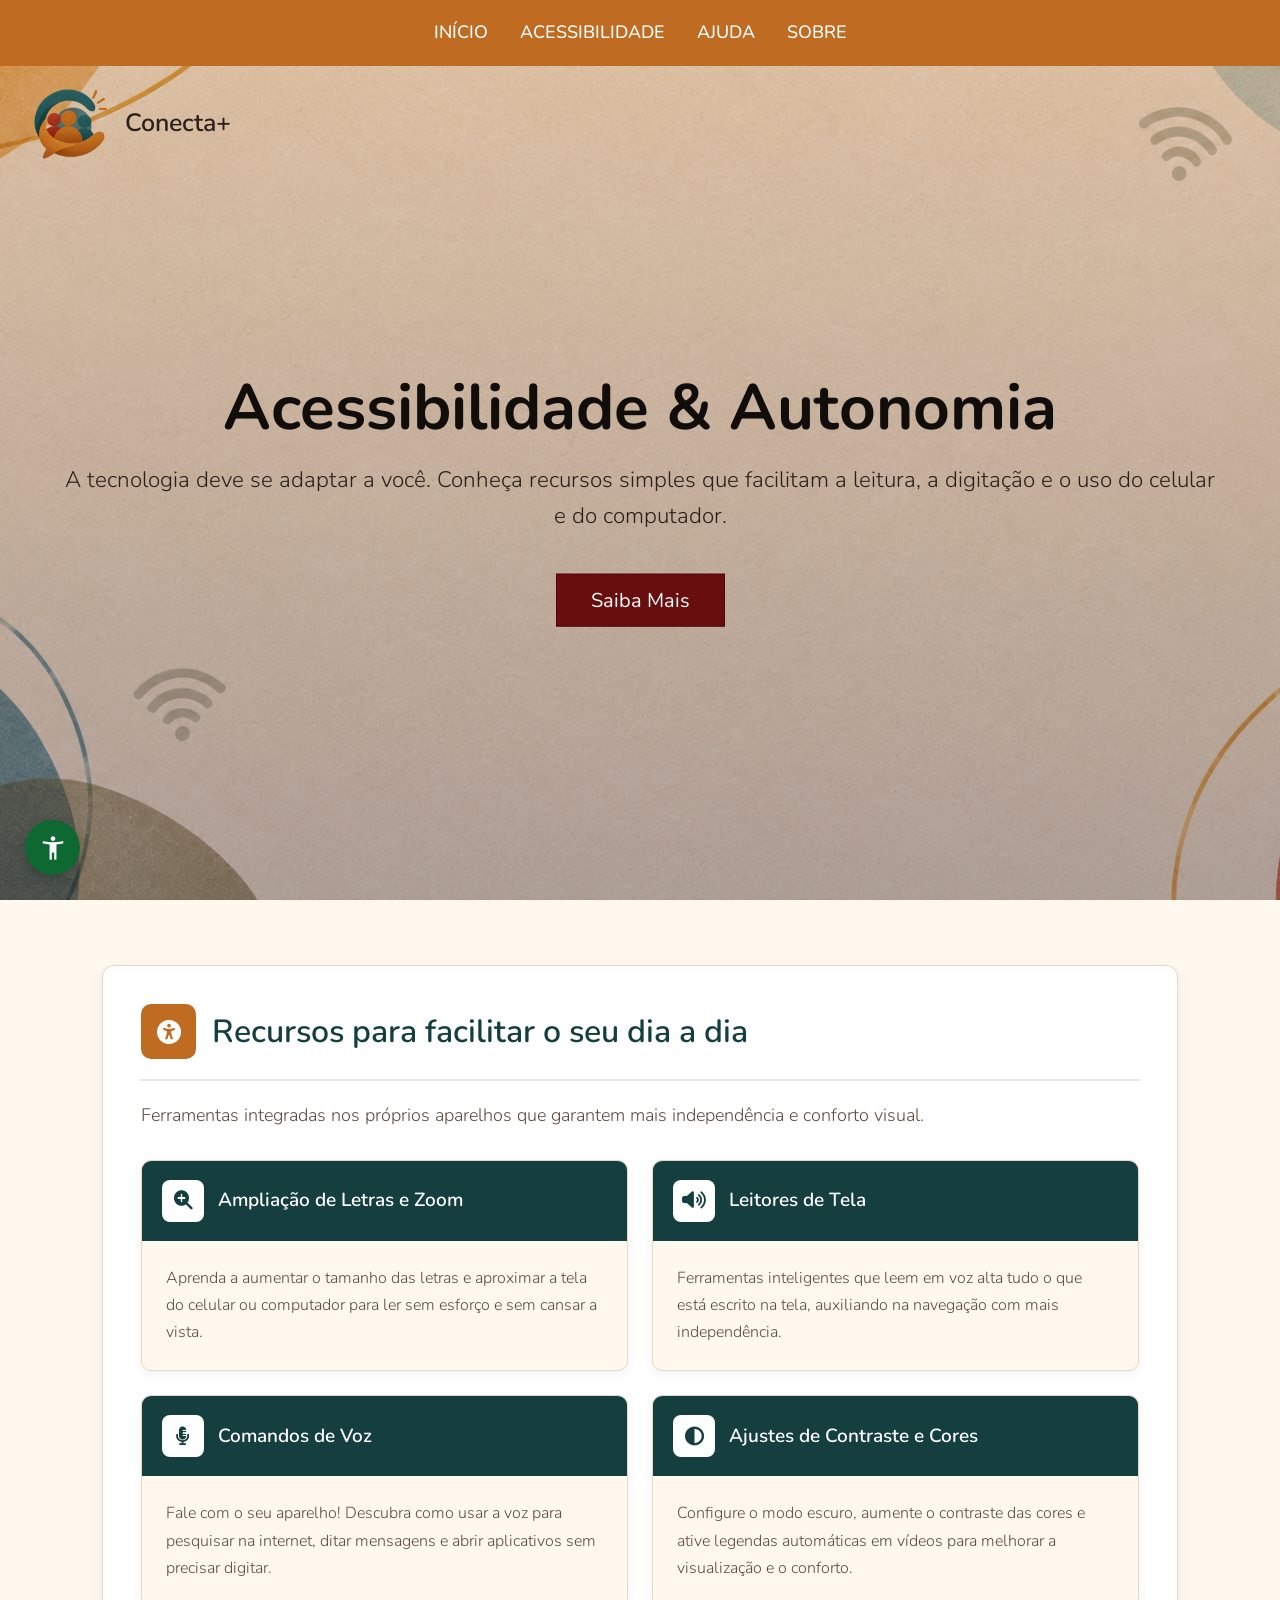
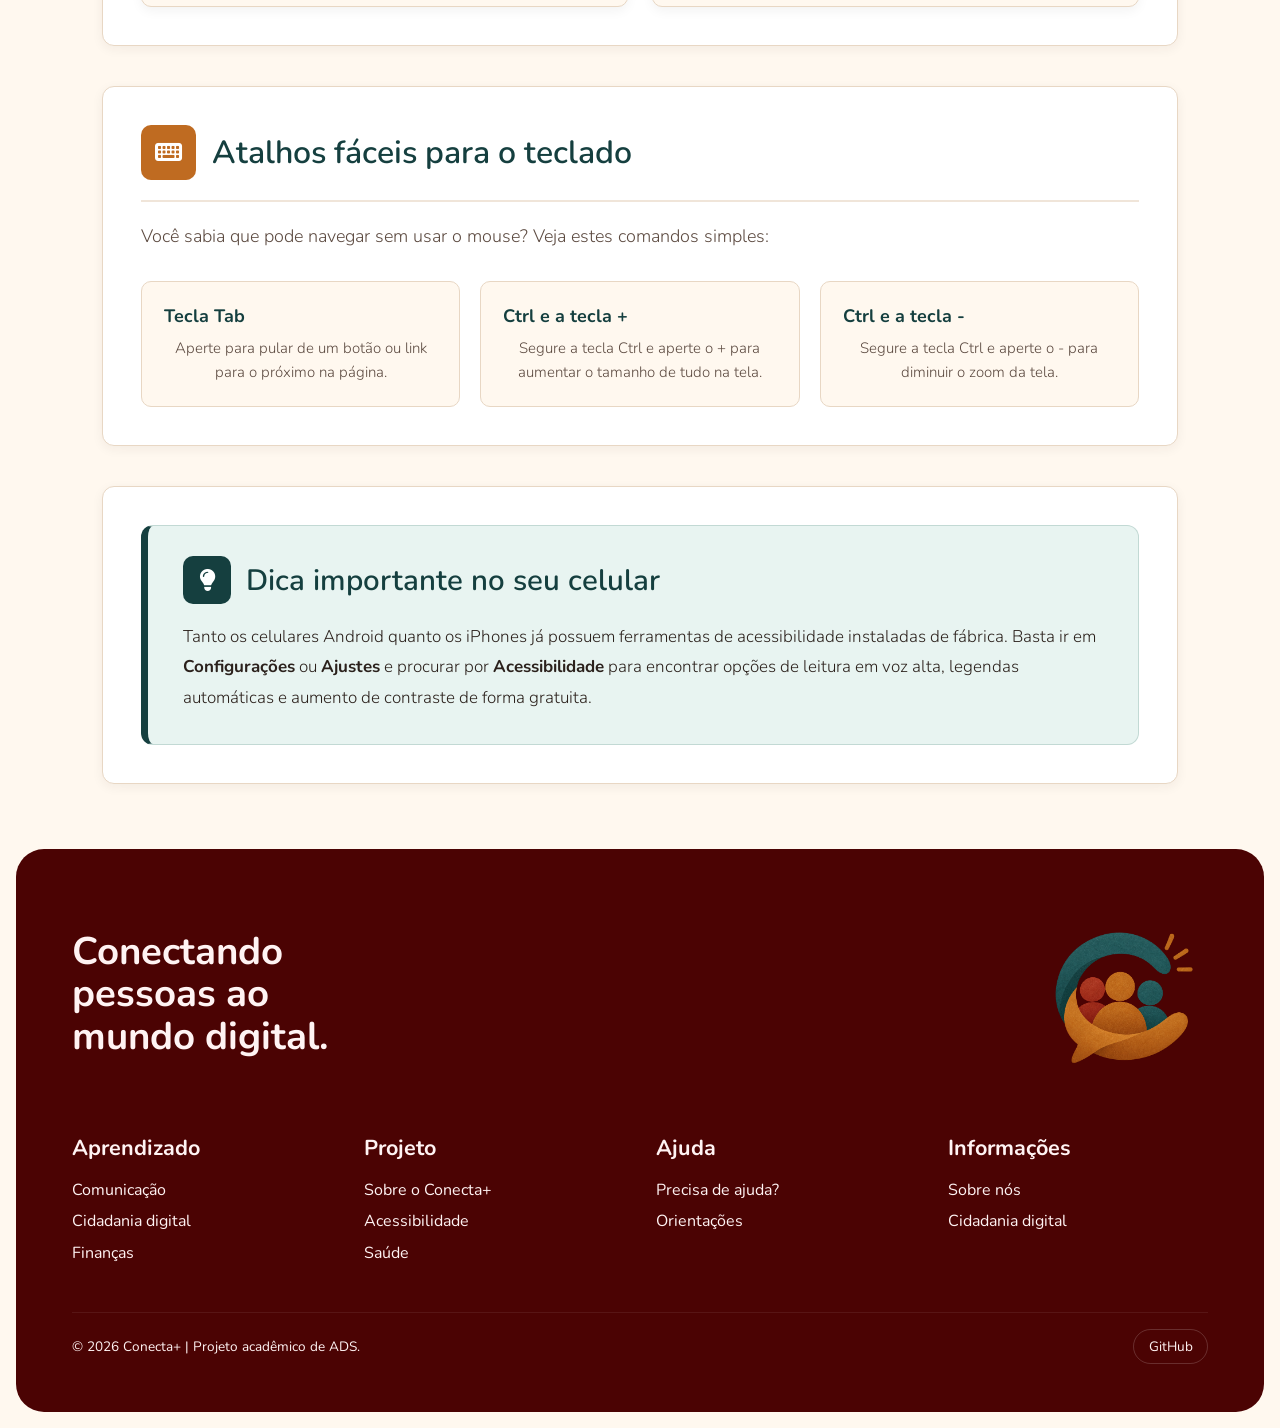
<file: paginas/acessibilidade.html>
<!DOCTYPE html>
<html lang="pt-BR">
<head>
    <meta charset="UTF-8">
    <meta name="viewport" content="width=device-width, initial-scale=1.0">
    <title>Acessibilidade & Autonomia | Conecta+</title>
    <link rel="icon" type="image/png" href="../img/logo.png">
    <link rel="stylesheet" href="../css/style.css">
    <link rel="stylesheet" href="../css/acessibilidade.css">
    <link rel="stylesheet" href="https://cdnjs.cloudflare.com/ajax/libs/font-awesome/6.5.0/css/all.min.css">
    <link rel="stylesheet" href="https://fonts.googleapis.com/css2?family=Material+Symbols+Outlined:opsz,wght,FILL,GRAD@24,400,0,0" />
    <link rel="preconnect" href="https://fonts.googleapis.com">
    <link rel="preconnect" href="https://fonts.gstatic.com" crossorigin>
    <link href="https://fonts.googleapis.com/css2?family=Nunito:wght@300;400;600;700&display=swap" rel="stylesheet">
</head>
<body>

    <!-- Botao de Acessibilidade -->
    <div class="widget-acessibilidade">
        <button class="btn-widget-acessibilidade" onclick="alternarMenuAcessibilidade()" aria-label="Abrir menu de acessibilidade">
            <span class="material-symbols-outlined" style="font-size: 28px;">accessibility_new</span>
        </button>
        <div id="painel-acessibilidade" class="painel-acessibilidade">
            <p>Opções de Acessibilidade</p>
            <button onclick="alterarFonte('aumentar')">Aumentar Letra (A+)</button>
            <button onclick="alterarFonte('diminuir')">Diminuir Letra (A-)</button>
            <button onclick="alternarContraste()">Alto Contraste</button>
        </div>
    </div>

    <!-- Navbar -->
    <header class="topo">
        <nav class="menu">
            <input type="checkbox" id="menu-toggle">
            <label for="menu-toggle" class="btn-abrir-menu" aria-label="Abrir menu">
                <span class="material-symbols-outlined">menu</span>
            </label>
            <div class="menu-links">
                <label for="menu-toggle" class="btn-fechar-menu" aria-label="Fechar menu">
                    <span class="material-symbols-outlined">close</span>
                </label>
                <ul>
                    <li><a href="../index.html">INÍCIO</a></li>
                    <li><a href="./acessibilidade.html">ACESSIBILIDADE</a></li>
                    <li><a href="./sos.html">AJUDA</a></li>
                    <li><a href="./sobre.html">SOBRE</a></li>
                </ul>
            </div>
        </nav>
        <a href="../index.html" class="logo">
            <img src="../img/logo.png" alt="Logo Conecta+">
            <span>Conecta+</span>
        </a>
        <div class="banner-principal">
            <h1>Acessibilidade & Autonomia</h1>
            <p>
                A tecnologia deve se adaptar a você. Conheça recursos simples que facilitam 
                a leitura, a digitação e o uso do celular e do computador.
            </p>
            <a href="#topicos-acessibilidade" class="btn-principal">
                Saiba Mais
            </a>
        </div>
    </header>
    <main class="acessibilidade-main">

        <!-- Secao de Cards Informativos -->
        <section id="topicos-acessibilidade" class="acessibilidade-secao">
            <div class="acessibilidade-titulo">
                <span class="acessibilidade-icone" aria-hidden="true">
                    <i class="fa-solid fa-universal-access"></i>
                </span>
                <h2>Recursos para facilitar o seu dia a dia</h2>
            </div>
            <p class="acessibilidade-descricao">
                Ferramentas integradas nos próprios aparelhos que garantem mais independência e conforto visual.
            </p>
            <div class="grid-cards">

                <!-- Card 1: Ampliação de Letras -->
                <div class="card-conecta">
                    <div class="card-barra">
                        <i class="fa-solid fa-magnifying-glass-plus" aria-hidden="true"></i>
                        <h3>Ampliação de Letras e Zoom</h3>
                    </div>
                    <div class="card-conteudo">
                        <p>Aprenda a aumentar o tamanho das letras e aproximar a tela do celular ou computador para ler sem esforço e sem cansar a vista.</p>
                    </div>
                </div>

                <!-- Card 2: Leitores de Tela -->
                <div class="card-conecta">
                    <div class="card-barra">
                        <i class="fa-solid fa-volume-high" aria-hidden="true"></i>
                        <h3>Leitores de Tela</h3>
                    </div>
                    <div class="card-conteudo">
                        <p>Ferramentas inteligentes que leem em voz alta tudo o que está escrito na tela, auxiliando na navegação com mais independência.</p>
                    </div>
                </div>

                <!-- Card 3: Comandos de Voz -->
                <div class="card-conecta">
                    <div class="card-barra">
                        <i class="fa-solid fa-microphone-lines" aria-hidden="true"></i>
                        <h3>Comandos de Voz</h3>
                    </div>
                    <div class="card-conteudo">
                        <p>Fale com o seu aparelho! Descubra como usar a voz para pesquisar na internet, ditar mensagens e abrir aplicativos sem precisar digitar.</p>
                    </div>
                </div>

                <!-- Card 4: Ajustes Visuais e Contraste -->
                <div class="card-conecta">
                    <div class="card-barra">
                        <i class="fa-solid fa-circle-half-stroke" aria-hidden="true"></i>
                        <h3>Ajustes de Contraste e Cores</h3>
                    </div>
                    <div class="card-conteudo">
                        <p>Configure o modo escuro, aumente o contraste das cores e ative legendas automáticas em vídeos para melhorar a visualização e o conforto.</p>
                    </div>
                </div>
            </div>
        </section>

        <!-- Seção: Atalhos Rápidos do Teclado -->
        <section class="acessibilidade-secao secao-espacada">
            <div class="acessibilidade-titulo">
                <span class="acessibilidade-icone" aria-hidden="true">
                    <i class="fa-solid fa-keyboard"></i>
                </span>
                <h2>Atalhos fáceis para o teclado</h2>
            </div>
            <p class="acessibilidade-descricao">
                Você sabia que pode navegar sem usar o mouse? Veja estes comandos simples:
            </p>
            <div class="grid-atalhos">
                <div class="box-atalho">
                    <strong>Tecla Tab</strong>
                    <p>Aperte para pular de um botão ou link para o próximo na página.</p>
                </div>
                <div class="box-atalho">
                    <strong>Ctrl e a tecla +</strong>
                    <p>Segure a tecla Ctrl e aperte o + para aumentar o tamanho de tudo na tela.</p>
                </div>
                <div class="box-atalho">
                    <strong>Ctrl e a tecla -</strong>
                    <p>Segure a tecla Ctrl e aperte o - para diminuir o zoom da tela.</p>
                </div>
            </div>
        </section>

        <!-- Seção: Dica de Ouro -->
        <section class="acessibilidade-secao secao-espacada">
            <div class="alerta-seguranca">
                <div class="alerta-titulo">
                    <i class="fa-solid fa-lightbulb" aria-hidden="true"></i>
                    <h2>Dica importante no seu celular</h2>
                </div>
                <p>
                    Tanto os celulares Android quanto os iPhones já possuem ferramentas de acessibilidade instaladas de fábrica. 
                    Basta ir em <strong>Configurações</strong> ou <strong>Ajustes</strong> e procurar por <strong>Acessibilidade</strong> 
                    para encontrar opções de leitura em voz alta, legendas automáticas e aumento de contraste de forma gratuita.
                </p>
            </div>
        </section>
    </main>

    <!-- Rodapé -->
    <footer class="rodape">
        <div class="rodape-topo">
            <h2>Conectando pessoas ao mundo digital.</h2>
            <a href="../index.html" class="logo-rodape">
                <img src="../img/logo.png" alt="Conecta+ — Página inicial">
            </a>
        </div>
        <div class="rodape-links">
            <nav aria-label="Aprendizado">
                <h4>Aprendizado</h4>
                <ul>
                    <li><a href="./comunicacao.html">Comunicação</a></li>
                    <li><a href="./cidadania.html">Cidadania digital</a></li>
                    <li><a href="./financas.html">Finanças</a></li>
                </ul>
            </nav>
            <nav aria-label="Projeto">
                <h4>Projeto</h4>
                <ul>
                    <li><a href="./sobre.html">Sobre o Conecta+</a></li>
                    <li><a href="./acessibilidade.html">Acessibilidade</a></li>
                    <li><a href="./saude.html">Saúde</a></li>
                </ul>
            </nav>
            <nav aria-label="Ajuda">
                <h4>Ajuda</h4>
                <ul>
                    <li><a href="./sos.html">Precisa de ajuda?</a></li>
                    <li><a href="./acessibilidade.html">Orientações</a></li>
                </ul>
            </nav>
            <nav aria-label="Informações">
                <h4>Informações</h4>
                <ul>
                    <li><a href="./sobre.html">Sobre nós</a></li>
                    <li><a href="./cidadania.html">Cidadania digital</a></li>
                </ul>
            </nav>
        </div>
        <div class="rodape-direitos">
            <span>© 2026 Conecta+ | Projeto acadêmico de ADS.</span>
            <div class="redes-sociais">
                <a href="https://github.com/Nicolle-Louiseecss/conecta-mais" target="_blank" rel="noopener noreferrer">
                    GitHub
                </a>
            </div>
        </div>
    </footer>
    
    <!-- JavaScript -->
    <script src="../js/script.js"></script>
</body>
</html>
</file>
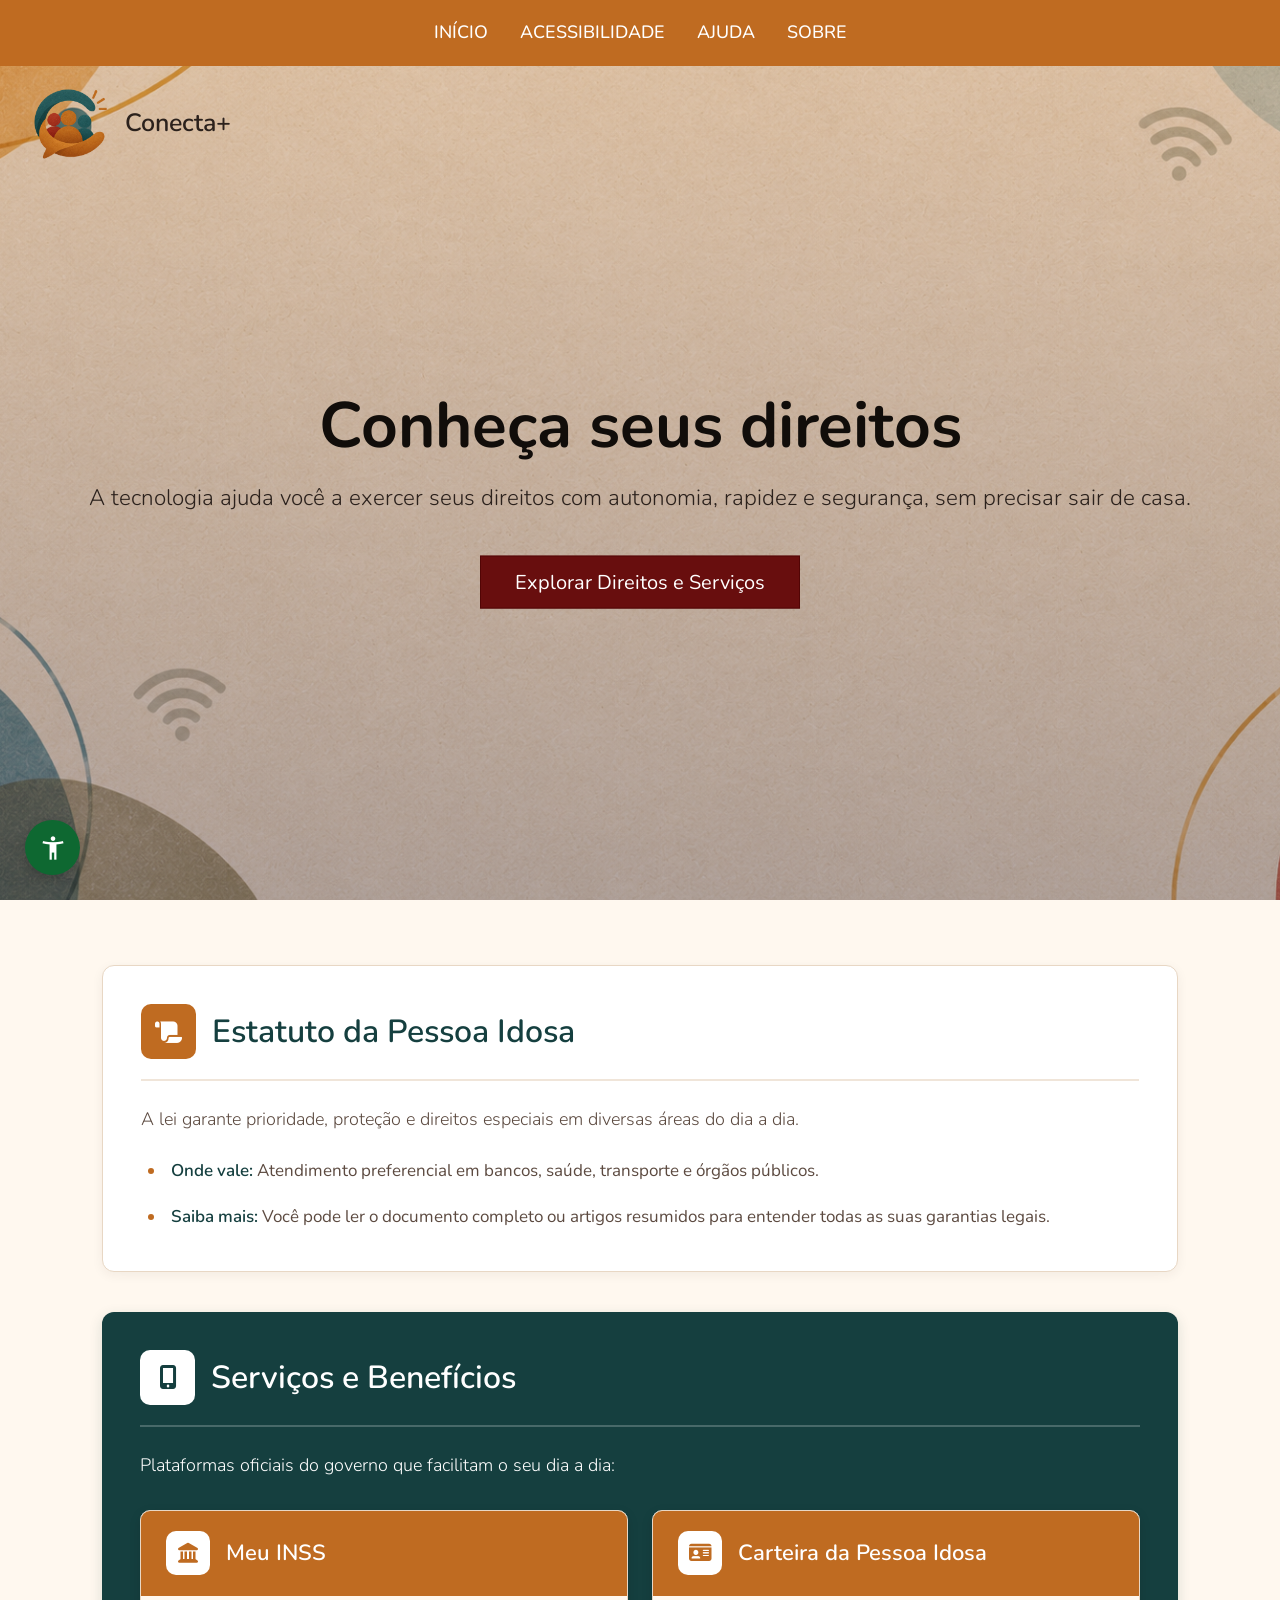
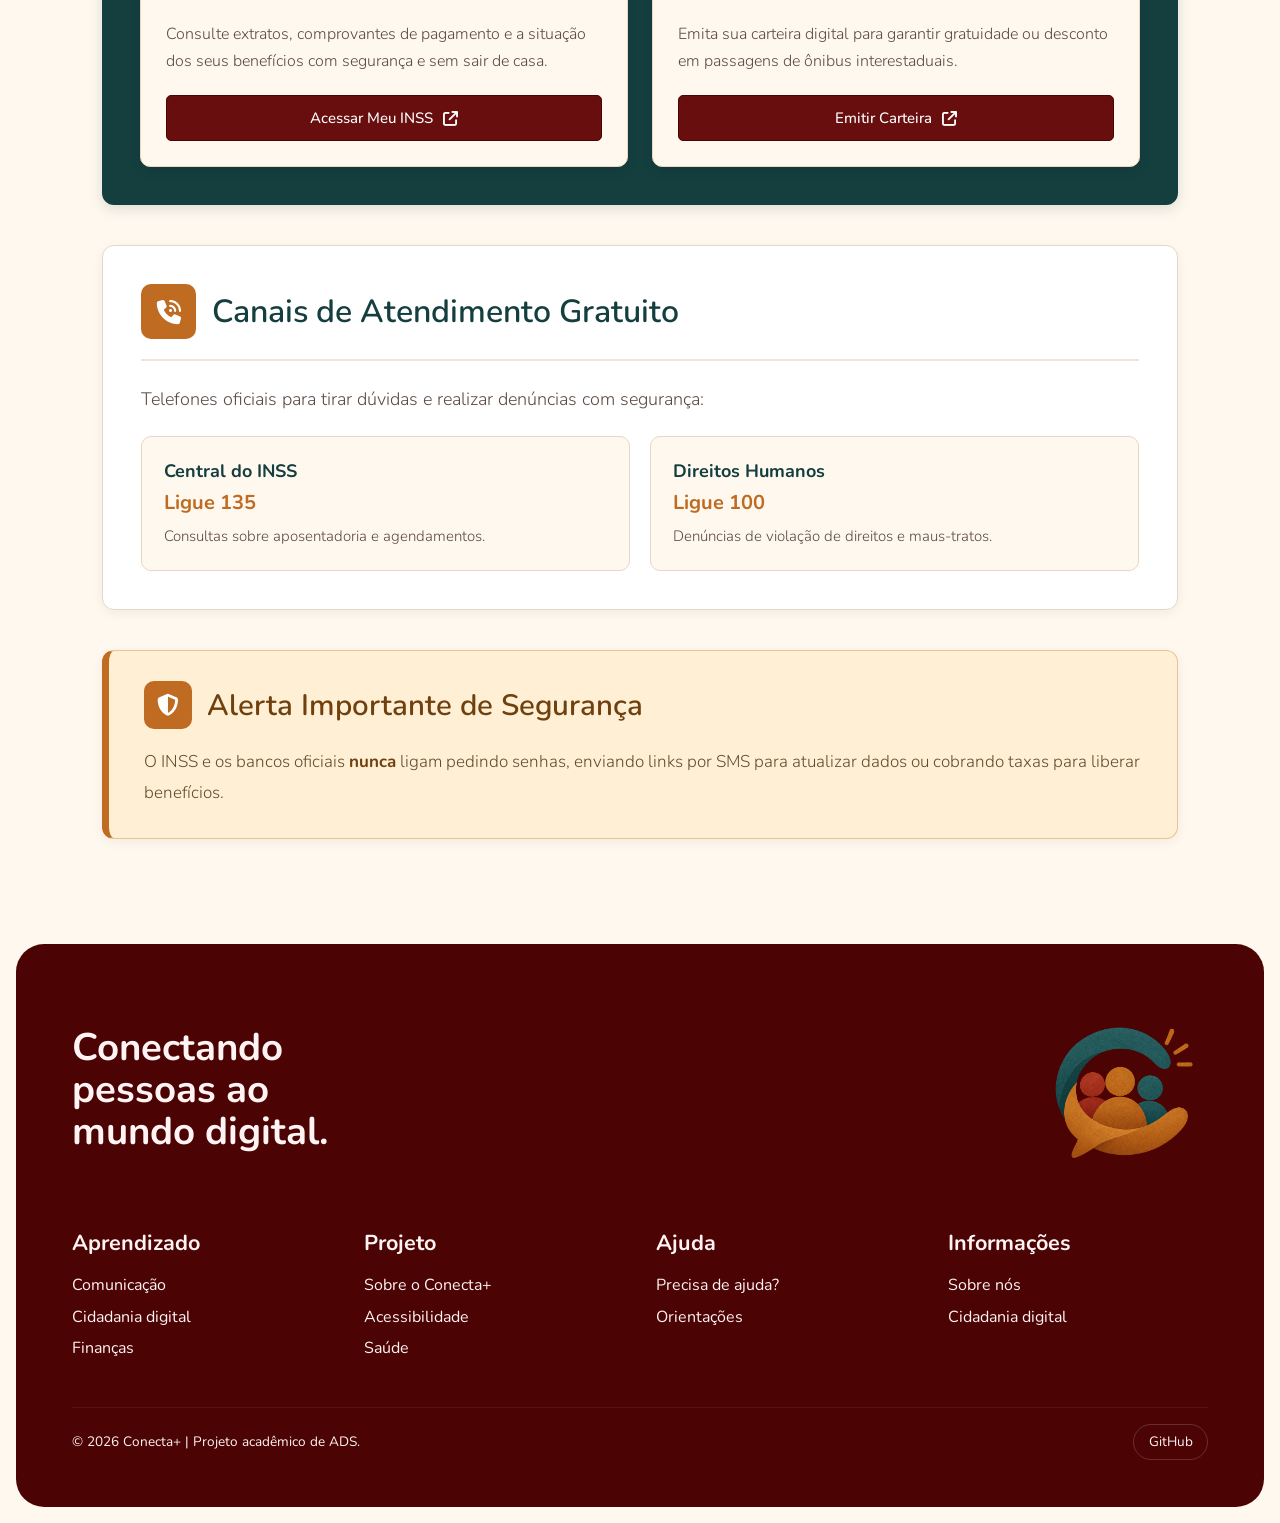
<file: paginas/cidadania.html>
<!DOCTYPE html>
<html lang="pt-BR">
<head>
    <meta charset="UTF-8">
    <meta name="viewport" content="width=device-width, initial-scale=1.0">
    <title>Cidadania Digital | Conecta+</title>
    <link rel="icon" type="image/png" href="../img/logo.png">
    <link rel="stylesheet" href="../css/style.css">
    <link rel="stylesheet" href="../css/cidadania.css">
    <link rel="stylesheet" href="https://cdnjs.cloudflare.com/ajax/libs/font-awesome/6.5.0/css/all.min.css">
    <link rel="stylesheet" href="https://fonts.googleapis.com/css2?family=Material+Symbols+Outlined:opsz,wght,FILL,GRAD@24,400,0,0" />
    <link rel="preconnect" href="https://fonts.googleapis.com">
    <link rel="preconnect" href="https://fonts.gstatic.com" crossorigin>
    <link href="https://fonts.googleapis.com/css2?family=Nunito:wght@300;400;600;700&display=swap" rel="stylesheet">
</head>
<body>
    
    <!-- Botão de Acessibilidade -->
    <div class="widget-acessibilidade">
        <button class="btn-widget-acessibilidade" onclick="alternarMenuAcessibilidade()" aria-label="Abrir menu de acessibilidade">
            <span class="material-symbols-outlined" style="font-size: 28px;">accessibility_new</span>
        </button>
        <div id="painel-acessibilidade" class="painel-acessibilidade">
            <p>Opções de Acessibilidade</p>
            <button onclick="alterarFonte('aumentar')">Aumentar Letra (A+)</button>
            <button onclick="alterarFonte('diminuir')">Diminuir Letra (A-)</button>
            <button onclick="alternarContraste()">Alto Contraste</button>
        </div>
    </div>

    <!-- Navbar -->
    <header class="topo">
        <nav class="menu">
            <input type="checkbox" id="menu-toggle">
            <label for="menu-toggle" class="btn-abrir-menu" aria-label="Abrir menu">
                <span class="material-symbols-outlined" style="font-size: 32px;">menu</span>
            </label>
            <div class="menu-links">
                <label for="menu-toggle" class="btn-fechar-menu" aria-label="Fechar menu">
                    <span class="material-symbols-outlined" style="font-size: 32px;">close</span>
                </label>
                <ul>
                    <li><a href="../index.html">INÍCIO</a></li>
                    <li><a href="./acessibilidade.html">ACESSIBILIDADE</a></li>
                    <li><a href="./sos.html">AJUDA</a></li>
                    <li><a href="./sobre.html">SOBRE</a></li>
                </ul>
            </div>
        </nav>
        <a href="../index.html" class="logo">
            <img src="../img/logo.png" alt="Logo Conecta+">
            <span>Conecta+</span>
        </a>
        <div class="banner-principal">
            <h1>Conheça seus direitos</h1>
            <p>
                A tecnologia ajuda você a exercer seus direitos com autonomia,
                rapidez e segurança, sem precisar sair de casa.
            </p>
            <a href="#direitos" class="btn-principal">
                Explorar Direitos e Serviços
            </a>
        </div>
    </header>
    <main class="cidadania-main">

        <!-- Seção 1: Direitos -->
        <section id="direitos" class="cidadania-secao">
            <div class="cidadania-titulo">
                <span class="cidadania-icone" aria-hidden="true">
                    <i class="fa-solid fa-scroll"></i>
                </span>
                <h2>Estatuto da Pessoa Idosa</h2>
            </div>
            <p>
                A lei garante prioridade, proteção e direitos especiais em diversas
                áreas do dia a dia.
            </p>
            <ul>
                <li>
                    <strong>Onde vale:</strong>
                    Atendimento preferencial em bancos, saúde, transporte e órgãos públicos.
                </li>
                <li>
                    <strong>Saiba mais:</strong>
                    Você pode ler o documento completo ou artigos resumidos para
                    entender todas as suas garantias legais.
                </li>
            </ul>
        </section>

        <!-- Seção 2: Serviços Digitais -->
        <section id="servicos" class="cidadania-secao">
            <div class="cidadania-titulo">
                <span class="cidadania-icone" aria-hidden="true">
                    <i class="fa-solid fa-mobile-screen-button"></i>
                </span>
                <h2>Serviços e Benefícios</h2>
            </div>
            <p>Plataformas oficiais do governo que facilitam o seu dia a dia:</p>
            <div class="grid-cards-servicos">

                <!-- Card 1: Meu INSS -->
                <div class="card-conecta">
                    <div class="card-barra">
                        <i class="fa-solid fa-landmark" aria-hidden="true"></i>
                        <h3>Meu INSS</h3>
                    </div>
                    <div class="card-conteudo">
                        <p>
                            Consulte extratos, comprovantes de pagamento e a situação
                            dos seus benefícios com segurança e sem sair de casa.
                        </p>
                        <a href="https://meu.inss.gov.br/" target="_blank" rel="noopener noreferrer" class="btn-card">
                            Acessar Meu INSS
                            <i class="fa-solid fa-arrow-up-right-from-square" aria-hidden="true"></i>
                        </a>
                    </div>
                </div>

                <!-- Card 2: Carteira da Pessoa Idosa -->
                <div class="card-conecta">
                    <div class="card-barra">
                        <i class="fa-solid fa-id-card" aria-hidden="true"></i>
                        <h3>Carteira da Pessoa Idosa</h3>
                    </div>
                    <div class="card-conteudo">
                        <p>
                            Emita sua carteira digital para garantir gratuidade ou desconto 
                            em passagens de ônibus interestaduais.
                        </p>
                        <a href="https://carteiraidoso.cidadania.gov.br/" target="_blank" rel="noopener noreferrer" class="btn-card">
                            Emitir Carteira
                            <i class="fa-solid fa-arrow-up-right-from-square" aria-hidden="true"></i>
                        </a>
                    </div>
                </div>
            </div>
        </section>

        <!-- Seção 3: Telefones Úteis e Canais de Apoio -->
        <section id="canais-ajuda" class="cidadania-secao">
            <div class="cidadania-titulo">
                <span class="cidadania-icone" aria-hidden="true">
                    <i class="fa-solid fa-phone-volume"></i>
                </span>
                <h2>Canais de Atendimento Gratuito</h2>
            </div>
            <p>Telefones oficiais para tirar dúvidas e realizar denúncias com segurança:</p>
            <div class="grid-telefones">
                <div class="box-telefone">
                    <strong>Central do INSS</strong>
                    <span class="numero-tel">Ligue 135</span>
                    <p>Consultas sobre aposentadoria e agendamentos.</p>
                </div>
                <div class="box-telefone">
                    <strong>Direitos Humanos</strong>
                    <span class="numero-tel">Ligue 100</span>
                    <p>Denúncias de violação de direitos e maus-tratos.</p>
                </div>
            </div>
        </section>

        <!-- Seção 4: Alerta de Segurança -->
        <section id="seguranca" class="cidadania-secao cidadania-secao-seguranca">
            <div class="alerta-seguranca">
                <div class="alerta-titulo">
                    <i class="fa-solid fa-shield-halved" aria-hidden="true"></i>
                    <h2>Alerta Importante de Segurança</h2>
                </div>
                <p>
                    O INSS e os bancos oficiais <strong>nunca</strong> ligam pedindo
                    senhas, enviando links por SMS para atualizar dados ou cobrando
                    taxas para liberar benefícios.
                </p>
            </div>
        </section>
    </main>

    <!-- Rodapé -->
    <footer class="rodape">
        <div class="rodape-topo">
            <h2>Conectando pessoas ao mundo digital.</h2>
            <a href="../index.html" class="logo-rodape">
                <img src="../img/logo.png" alt="Conecta+ — Página inicial">
            </a>
        </div>
        <div class="rodape-links">
            <nav aria-label="Aprendizado">
                <h4>Aprendizado</h4>
                <ul>
                    <li><a href="./comunicacao.html">Comunicação</a></li>
                    <li><a href="./cidadania.html">Cidadania digital</a></li>
                    <li><a href="./financas.html">Finanças</a></li>
                </ul>
            </nav>
            <nav aria-label="Projeto">
                <h4>Projeto</h4>
                <ul>
                    <li><a href="./sobre.html">Sobre o Conecta+</a></li>
                    <li><a href="./acessibilidade.html">Acessibilidade</a></li>
                    <li><a href="./saude.html">Saúde</a></li>
                </ul>
            </nav>
            <nav aria-label="Ajuda">
                <h4>Ajuda</h4>
                <ul>
                    <li><a href="./sos.html">Precisa de ajuda?</a></li>
                    <li><a href="./acessibilidade.html">Orientações</a></li>
                </ul>
            </nav>
            <nav aria-label="Informações">
                <h4>Informações</h4>
                <ul>
                    <li><a href="./sobre.html">Sobre nós</a></li>
                    <li><a href="./cidadania.html">Cidadania digital</a></li>
                </ul>
            </nav>
        </div>
        <div class="rodape-direitos">
            <span>© 2026 Conecta+ | Projeto acadêmico de ADS.</span>
            <div class="redes-sociais">
                <a href="https://github.com/Nicolle-Louiseecss/conecta-mais" target="_blank" rel="noopener noreferrer">
                    GitHub
                </a>
            </div>
        </div>
    </footer>

    <!-- JavaScript -->
    <script src="../js/script.js"></script>
</body>
</html>
</file>
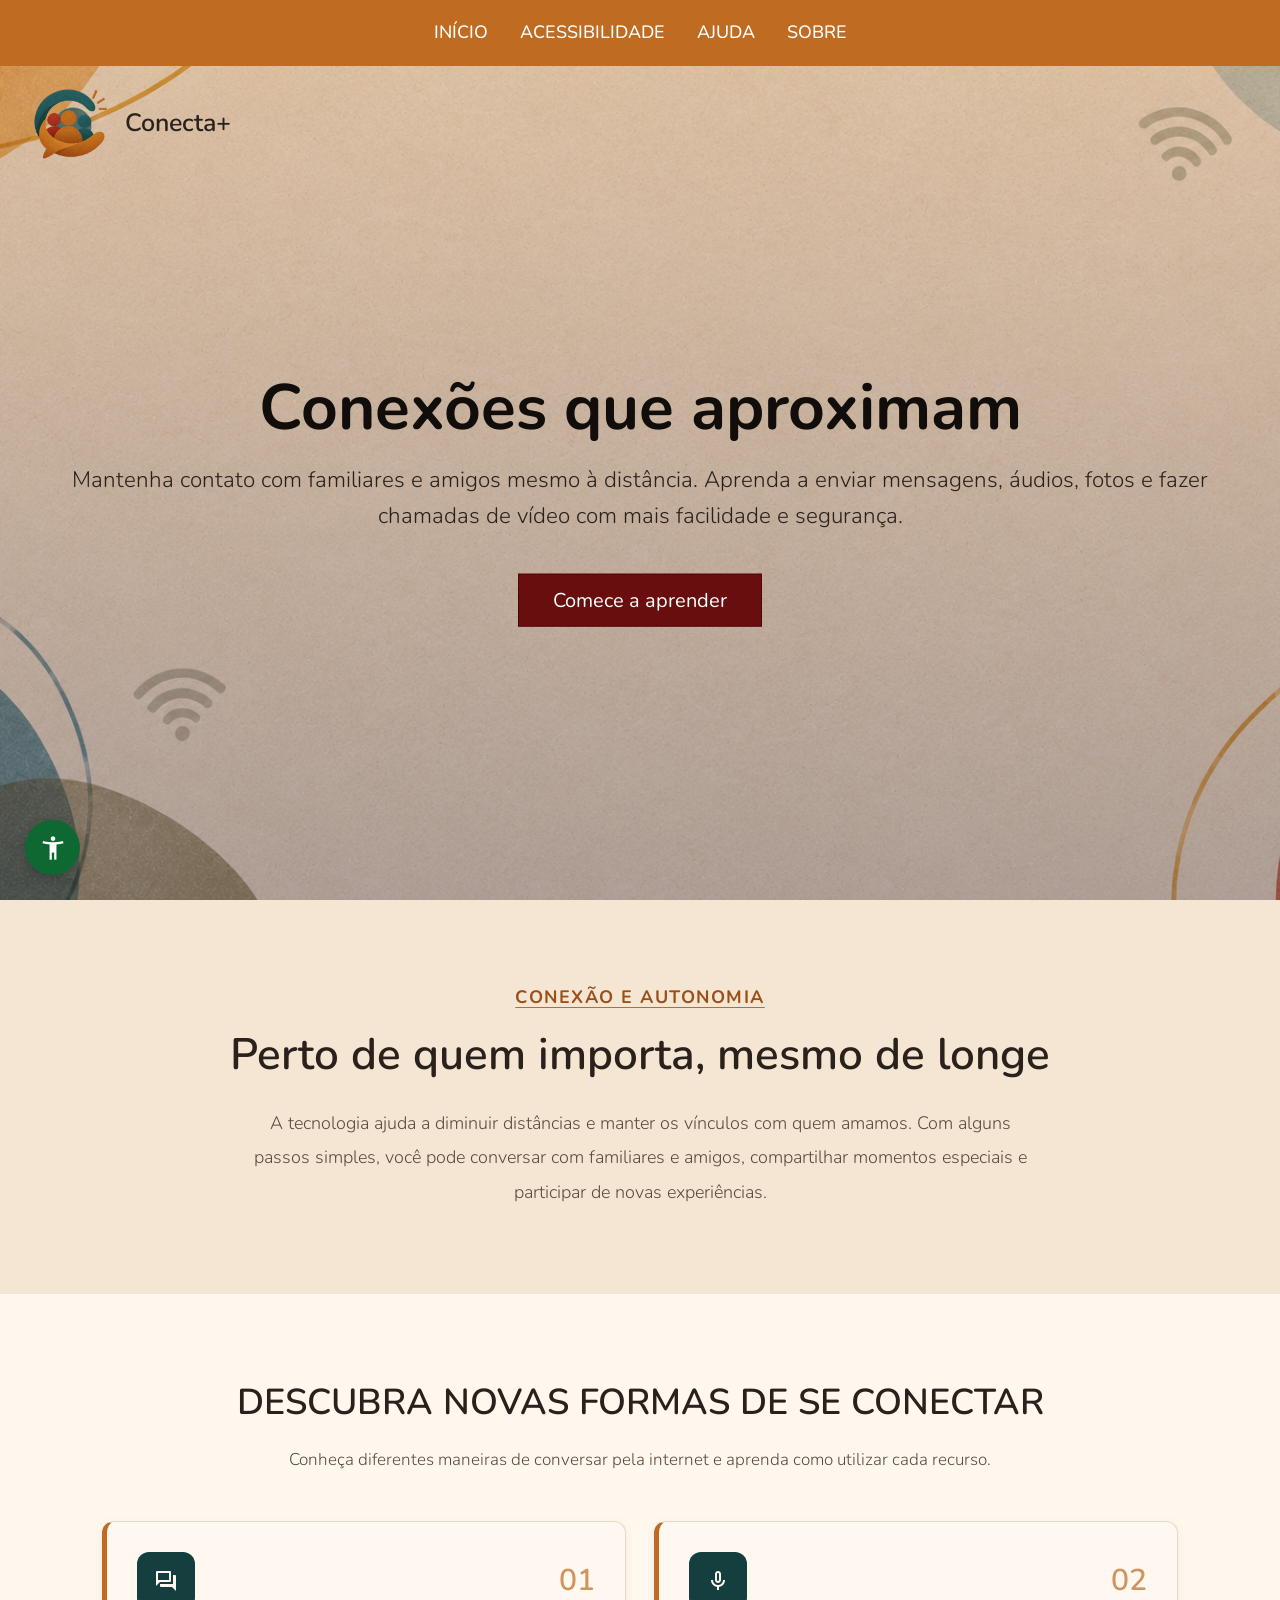
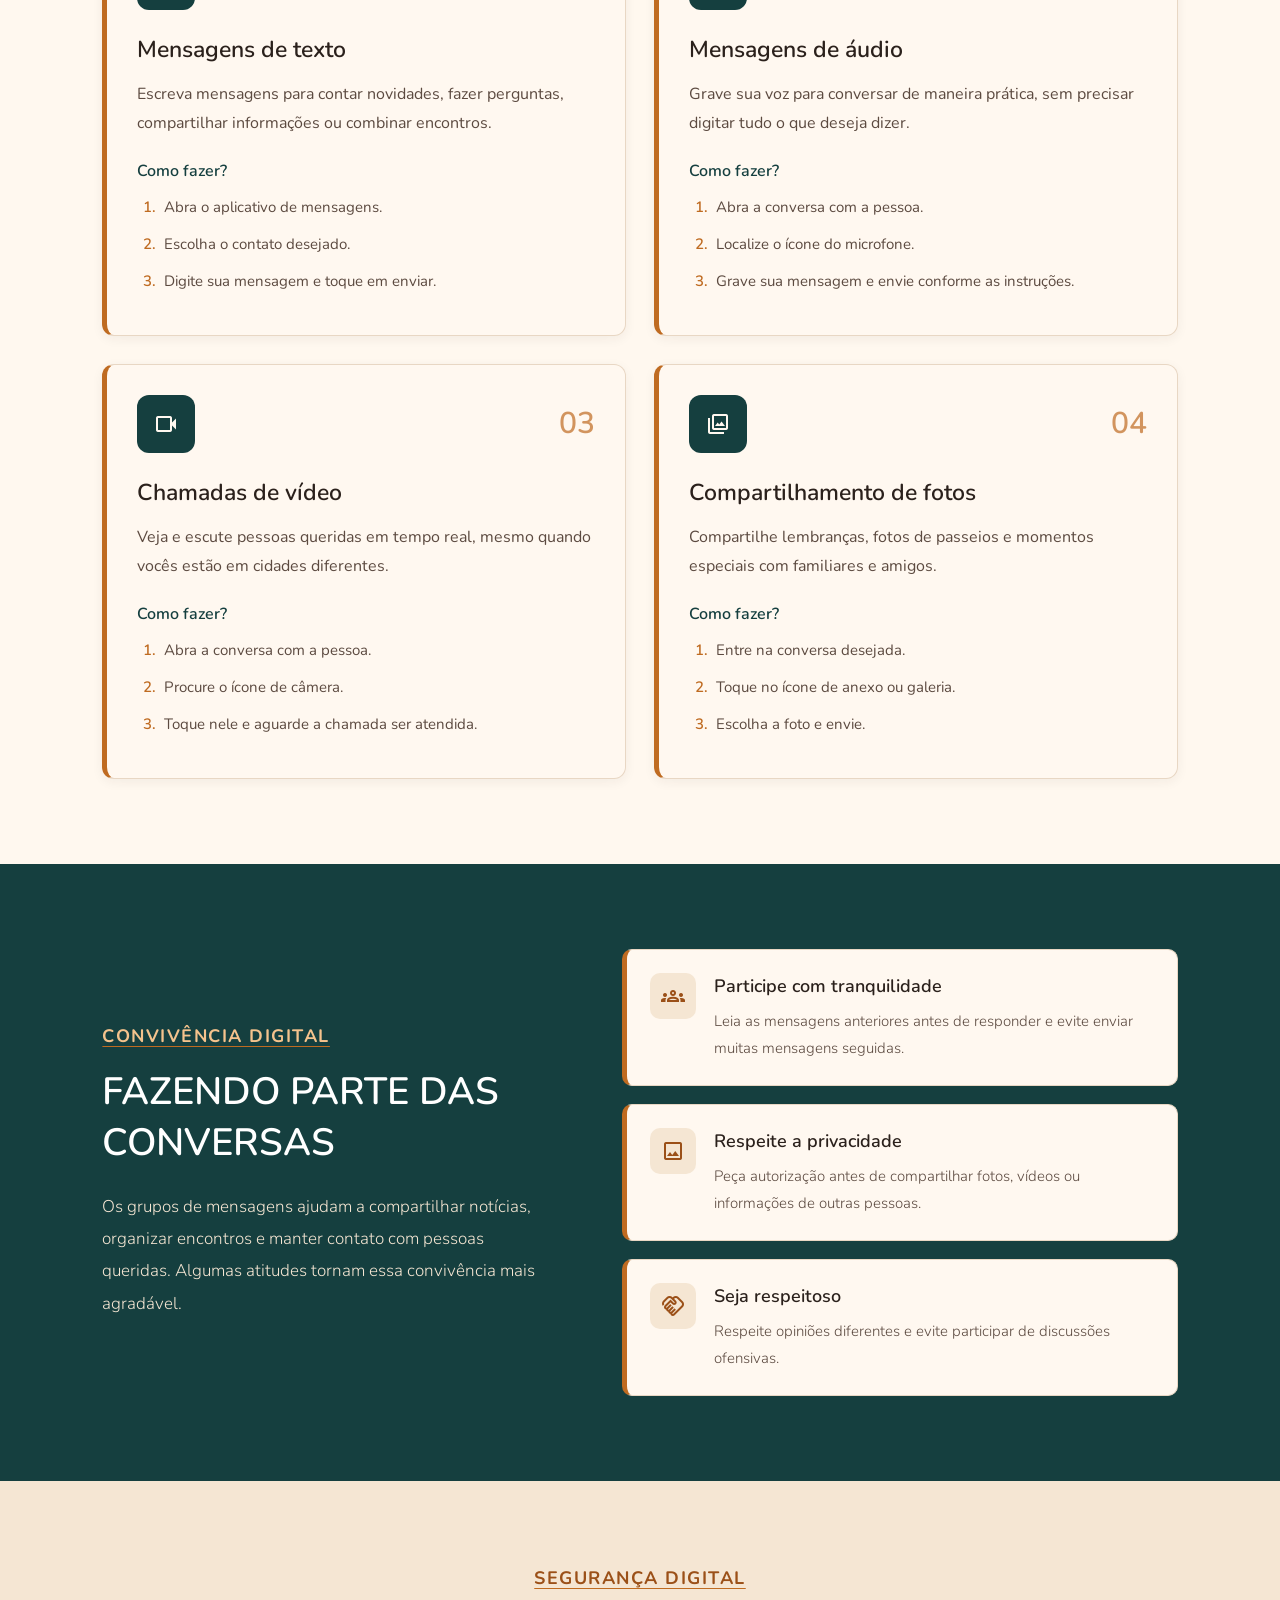
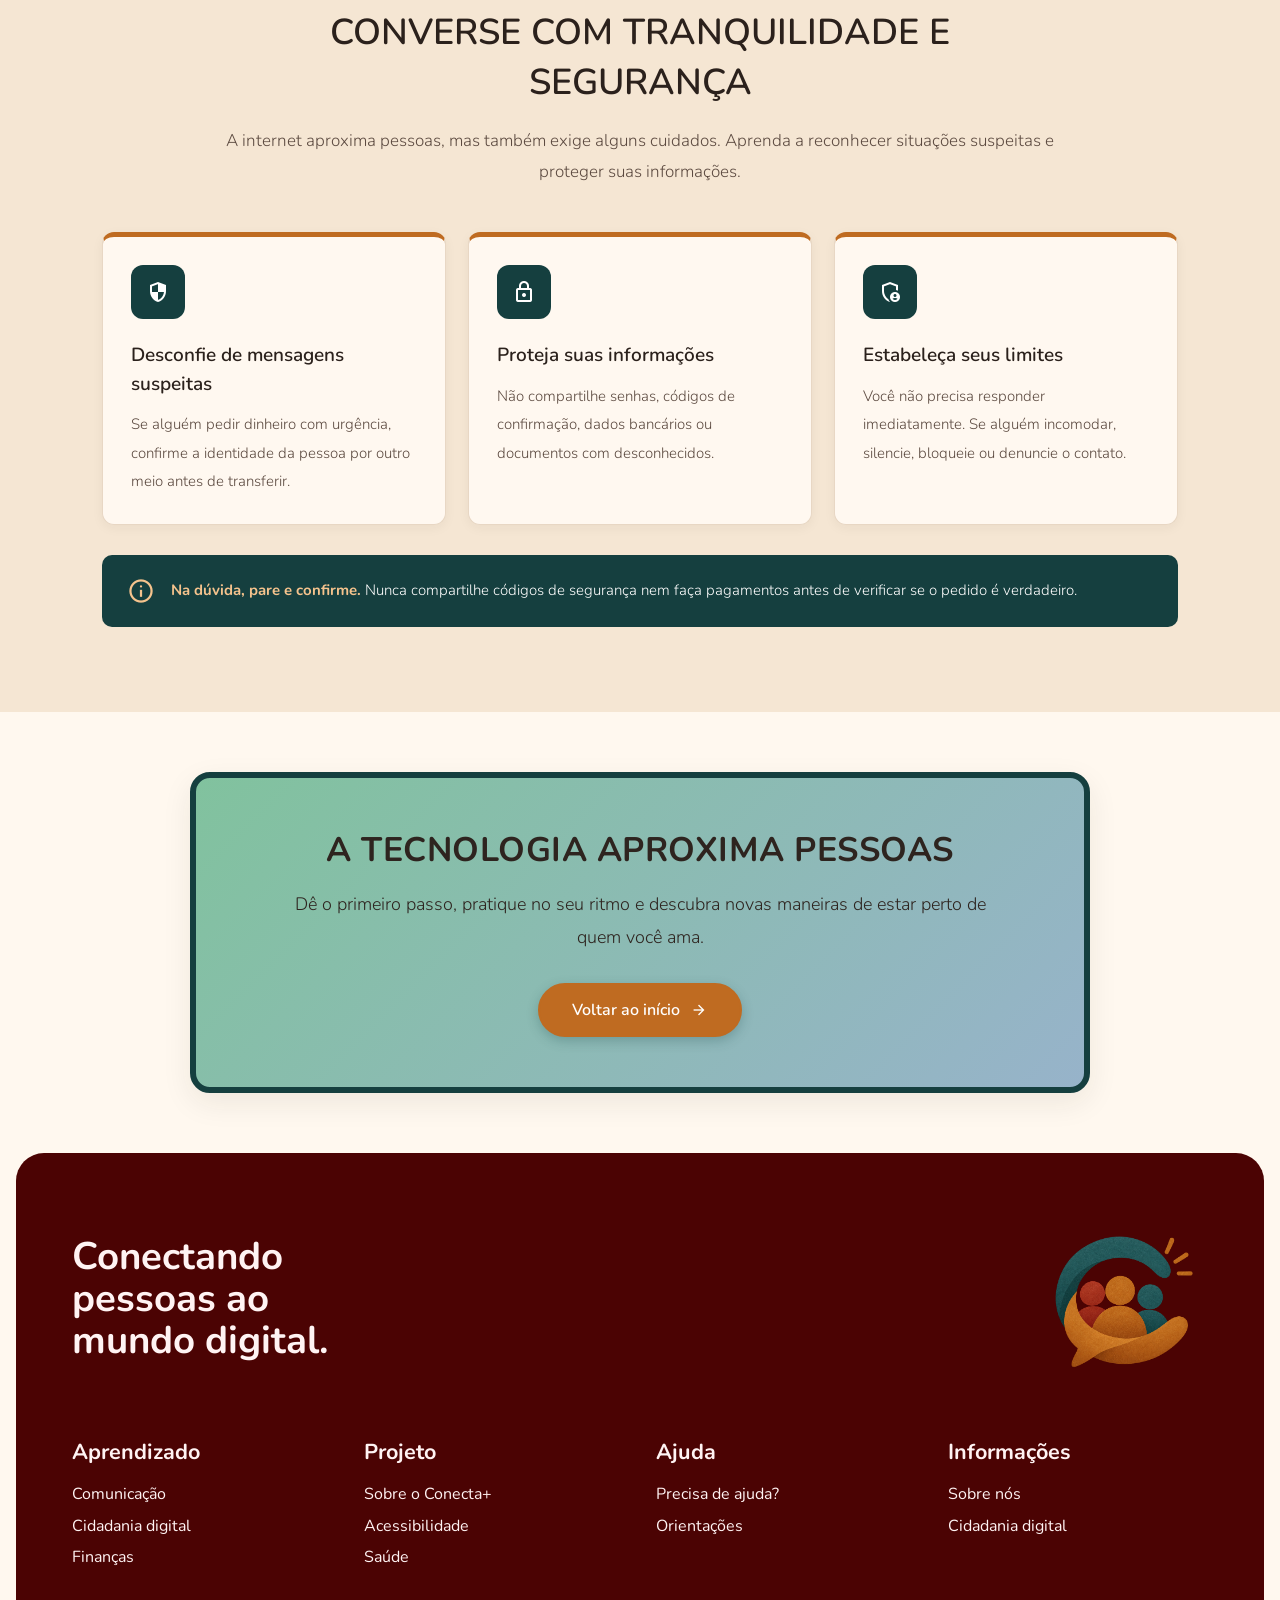
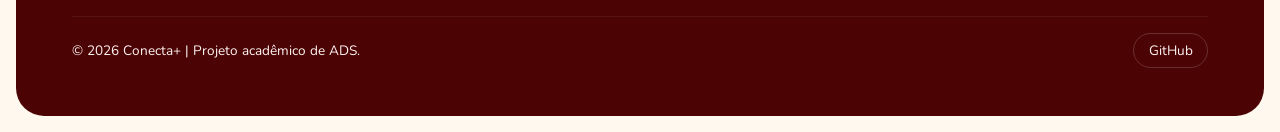
<file: paginas/comunicacao.html>
<!DOCTYPE html>
<html lang="pt-BR">
<head>
    <meta charset="UTF-8">
    <meta name="viewport" content="width=device-width, initial-scale=1.0">
    <title>Comunicação | Conecta+</title>
    <link rel="icon" type="image/png" href="../img/logo.png">
    <link rel="stylesheet" href="../css/style.css">
    <link rel="stylesheet" href="../css/comunicacao.css">
    <link rel="stylesheet" href="https://fonts.googleapis.com/css2?family=Material+Symbols+Outlined:opsz,wght,FILL,GRAD@24,400,0,0" />
    <link rel="preconnect" href="https://fonts.googleapis.com">
    <link rel="preconnect" href="https://fonts.gstatic.com" crossorigin>
    <link href="https://fonts.googleapis.com/css2?family=Nunito:wght@300;400;600;700&display=swap" rel="stylesheet">
</head>
<body>

    <!-- Botão de Acessibilidade -->
    <div class="widget-acessibilidade">
        <button class="btn-widget-acessibilidade" onclick="alternarMenuAcessibilidade()" aria-label="Abrir menu de acessibilidade">
            <span class="material-symbols-outlined" style="font-size: 28px;">accessibility_new</span>
        </button>
        <div id="painel-acessibilidade" class="painel-acessibilidade">
            <p>Opções de Acessibilidade</p>
            <button onclick="alterarFonte('aumentar')">Aumentar Letra (A+)</button>
            <button onclick="alterarFonte('diminuir')">Diminuir Letra (A-)</button>
            <button onclick="alternarContraste()">Alto Contraste</button>
        </div>
    </div>

    <!-- Navbar -->
    <header class="topo">   
        <nav class="menu">
            <input type="checkbox" id="menu-toggle">
            <label for="menu-toggle" class="btn-abrir-menu" aria-label="Abrir menu">
                <span class="material-symbols-outlined" style="font-size: 32px;">menu</span>
            </label>
            <div class="menu-links">
                <label for="menu-toggle" class="btn-fechar-menu" aria-label="Fechar menu">
                    <span class="material-symbols-outlined" style="font-size: 32px;">close</span>
                </label>
                <ul>
                    <li><a href="../index.html">INÍCIO</a></li>
                    <li><a href="./acessibilidade.html">ACESSIBILIDADE</a></li>
                    <li><a href="./sos.html">AJUDA</a></li>
                    <li><a href="./sobre.html">SOBRE</a></li>
                </ul>
            </div>
        </nav>
        <a href="../index.html" class="logo">
            <img src="../img/logo.png" alt="Logo Conecta+">
            <span>Conecta+</span>
        </a>
        <div class="banner-principal">
            <h1>Conexões que aproximam</h1>
            <p>
                Mantenha contato com familiares e amigos mesmo à distância. 
                Aprenda a enviar mensagens, áudios, fotos e fazer chamadas 
                de vídeo com mais facilidade e segurança.
            </p>
            <a href="#formas-comunicacao" class="btn-principal">
                Comece a aprender
            </a>
        </div>
    </header>
    <main id="conteudo-principal">

        <!-- Seção: Apresentação -->
        <section class="comunicacao-banner">
            <div class="comunicacao-intro">
                <span class="comunicacao-tag">
                    CONEXÃO E AUTONOMIA
                </span>
                <h2>Perto de quem importa, mesmo de longe</h2>
                <p>
                    A tecnologia ajuda a diminuir distâncias e manter 
                    os vínculos com quem amamos. Com alguns passos simples, 
                    você pode conversar com familiares e amigos, compartilhar 
                    momentos especiais e participar de novas experiências.
                </p>
            </div>
        </section>

        <!-- Seção: Formas de Comunicação -->
        <section class="comunicacao-conteudo" id="formas-comunicacao">
            <div class="comunicacao-titulo">
                <h2>DESCUBRA NOVAS FORMAS DE SE CONECTAR</h2>
                <p class="comunicacao-descricao">
                    Conheça diferentes maneiras de conversar pela internet 
                    e aprenda como utilizar cada recurso.
                </p>
            </div>
            <div class="comunicacao-opcoes">

                <!-- Card 1: Mensagens de texto -->
                <article class="comunicacao-item">
                    <div class="comunicacao-item-topo">
                        <span class="comunicacao-icone">
                            <span class="material-symbols-outlined">forum</span>
                        </span>
                        <span class="comunicacao-numero">01</span>
                    </div>
                    <h3>Mensagens de texto</h3>
                    <p>
                        Escreva mensagens para contar novidades, fazer 
                        perguntas, compartilhar informações ou combinar encontros.
                    </p>
                    <h4>Como fazer?</h4>
                    <ol>
                        <li>Abra o aplicativo de mensagens.</li>
                        <li>Escolha o contato desejado.</li>
                        <li>Digite sua mensagem e toque em enviar.</li>
                    </ol>
                </article>

                <!-- Card 2: Mensagens de áudio -->
                <article class="comunicacao-item">
                    <div class="comunicacao-item-topo">
                        <span class="comunicacao-icone">
                            <span class="material-symbols-outlined">mic</span>
                        </span>
                        <span class="comunicacao-numero">02</span>
                    </div>
                    <h3>Mensagens de áudio</h3>
                    <p>
                        Grave sua voz para conversar de maneira prática, 
                        sem precisar digitar tudo o que deseja dizer.
                    </p>
                    <h4>Como fazer?</h4>
                    <ol>
                        <li>Abra a conversa com a pessoa.</li>
                        <li>Localize o ícone do microfone.</li>
                        <li>Grave sua mensagem e envie conforme as instruções.</li>
                    </ol>
                </article>

                <!-- Card 3: Chamadas de vídeo -->
                <article class="comunicacao-item">
                    <div class="comunicacao-item-topo">
                        <span class="comunicacao-icone">
                            <span class="material-symbols-outlined">videocam</span>
                        </span>
                        <span class="comunicacao-numero">03</span>
                    </div>
                    <h3>Chamadas de vídeo</h3>
                    <p>
                        Veja e escute pessoas queridas em tempo real, 
                        mesmo quando vocês estão em cidades diferentes.
                    </p>
                    <h4>Como fazer?</h4>
                    <ol>
                        <li>Abra a conversa com a pessoa.</li>
                        <li>Procure o ícone de câmera.</li>
                        <li>Toque nele e aguarde a chamada ser atendida.</li>
                    </ol>
                </article>

                <!-- Card 4: Compartilhamento de fotos -->
                <article class="comunicacao-item">
                    <div class="comunicacao-item-topo">
                        <span class="comunicacao-icone">
                            <span class="material-symbols-outlined">photo_library</span>
                        </span>
                        <span class="comunicacao-numero">04</span>
                    </div>
                    <h3>Compartilhamento de fotos</h3>
                    <p>
                        Compartilhe lembranças, fotos de passeios e 
                        momentos especiais com familiares e amigos.
                    </p>
                    <h4>Como fazer?</h4>
                    <ol>
                        <li>Entre na conversa desejada.</li>
                        <li>Toque no ícone de anexo ou galeria.</li>
                        <li>Escolha a foto e envie.</li>
                    </ol>
                </article>
            </div>
        </section>

        <!-- Seção: Participação em Grupos -->
        <section class="comunicacao-grupos">
            <div class="comunicacao-grupos-container">
                <div class="comunicacao-grupos-intro">
                    <span class="comunicacao-tag">
                        CONVIVÊNCIA DIGITAL
                    </span>
                    <h2>FAZENDO PARTE DAS CONVERSAS</h2>
                    <p>
                        Os grupos de mensagens ajudam a compartilhar notícias, 
                        organizar encontros e manter contato com pessoas queridas. 
                        Algumas atitudes tornam essa convivência mais agradável.
                    </p>
                </div>
                <div class="comunicacao-regras">
                    <article class="comunicacao-regra">
                        <span class="regra-icone">
                            <span class="material-symbols-outlined">groups</span>
                        </span>
                        <div>
                            <h3>Participe com tranquilidade</h3>
                            <p>Leia as mensagens anteriores antes de responder e evite enviar muitas mensagens seguidas.</p>
                        </div>
                    </article>
                    <article class="comunicacao-regra">
                        <span class="regra-icone">
                            <span class="material-symbols-outlined">image</span>
                        </span>
                        <div>
                            <h3>Respeite a privacidade</h3>
                            <p>Peça autorização antes de compartilhar fotos, vídeos ou informações de outras pessoas.</p>
                        </div>
                    </article>
                    <article class="comunicacao-regra">
                        <span class="regra-icone">
                            <span class="material-symbols-outlined">handshake</span>
                        </span>
                        <div>
                            <h3>Seja respeitoso</h3>
                            <p>Respeite opiniões diferentes e evite participar de discussões ofensivas.</p>
                        </div>
                    </article>
                </div>
            </div>
        </section>

        <!-- Seção: Segurança Digital -->
        <section class="comunicacao-seguranca">
            <div class="comunicacao-seguranca-cabecalho">
                <span class="comunicacao-tag">
                    SEGURANÇA DIGITAL
                </span>
                <h2>CONVERSE COM TRANQUILIDADE E SEGURANÇA</h2>
                <p>
                    A internet aproxima pessoas, mas também exige alguns cuidados. 
                    Aprenda a reconhecer situações suspeitas e proteger suas informações.
                </p>
            </div>
            <div class="comunicacao-seguranca-grid">
                <article class="comunicacao-dica">
                    <span class="dica-icone">
                        <span class="material-symbols-outlined">security</span>
                    </span>
                    <h3>Desconfie de mensagens suspeitas</h3>
                    <p>Se alguém pedir dinheiro com urgência, confirme a identidade da pessoa por outro meio antes de transferir.</p>
                </article>
                <article class="comunicacao-dica">
                    <span class="dica-icone">
                        <span class="material-symbols-outlined">lock</span>
                    </span>
                    <h3>Proteja suas informações</h3>
                    <p>Não compartilhe senhas, códigos de confirmação, dados bancários ou documentos com desconhecidos.</p>
                </article>
                <article class="comunicacao-dica">
                    <span class="dica-icone">
                        <span class="material-symbols-outlined">admin_panel_settings</span>
                    </span>
                    <h3>Estabeleça seus limites</h3>
                    <p>Você não precisa responder imediatamente. Se alguém incomodar, silencie, bloqueie ou denuncie o contato.</p>
                </article>
            </div>
            <div class="comunicacao-alerta">
                <span class="material-symbols-outlined" style="font-size: 28px; color: #F5C38D;">info</span>
                <p>
                    <strong>Na dúvida, pare e confirme.</strong> 
                    Nunca compartilhe códigos de segurança nem faça pagamentos antes de verificar se o pedido é verdadeiro.
                </p>
            </div>
        </section>

<!-- Seção: Encerramento -->
        <section class="comunicacao-final">
            <div class="comunicacao-final-conteudo">
                <h2>A TECNOLOGIA APROXIMA PESSOAS</h2>
                <p>
                    Dê o primeiro passo, pratique no seu ritmo e descubra 
                    novas maneiras de estar perto de quem você ama.
                </p>
                <a href="../index.html" class="comunicacao-final-btn">
                    Voltar ao início 
                    <span class="material-symbols-outlined" style="font-size: 18px;">arrow_forward</span>
                </a>
            </div>
        </section>
    </main>

    <!-- Rodapé -->
    <footer class="rodape">
        <div class="rodape-topo">
            <h2>Conectando pessoas ao mundo digital.</h2>
            <a href="../index.html" class="logo-rodape">
                <img src="../img/logo.png" alt="Conecta+ — Página inicial">
            </a>
        </div>
        <div class="rodape-links">
            <nav aria-label="Aprendizado">
                <h4>Aprendizado</h4>
                <ul>
                    <li><a href="./comunicacao.html">Comunicação</a></li>
                    <li><a href="./cidadania.html">Cidadania digital</a></li>
                    <li><a href="./financas.html">Finanças</a></li>
                </ul>
            </nav>
            <nav aria-label="Projeto">
                <h4>Projeto</h4>
                <ul>
                    <li><a href="./sobre.html">Sobre o Conecta+</a></li>
                    <li><a href="./acessibilidade.html">Acessibilidade</a></li>
                    <li><a href="./saude.html">Saúde</a></li>
                </ul>
            </nav>
            <nav aria-label="Ajuda">
                <h4>Ajuda</h4>
                <ul>
                    <li><a href="./sos.html">Precisa de ajuda?</a></li>
                    <li><a href="./acessibilidade.html">Orientações</a></li>
                </ul>
            </nav>
            <nav aria-label="Informações">
                <h4>Informações</h4>
                <ul>
                    <li><a href="./sobre.html">Sobre nós</a></li>
                    <li><a href="./cidadania.html">Cidadania digital</a></li>
                </ul>
            </nav>
        </div>
        <div class="rodape-direitos">
            <span>© 2026 Conecta+ | Projeto acadêmico de ADS.</span>
            <div class="redes-sociais">
                <a href="https://github.com/Nicolle-Louiseecss/conecta-mais" target="_blank" rel="noopener noreferrer">GitHub</a>
            </div>
        </div>
    </footer>

    <!-- JavaScript -->
    <script src="../js/script.js"></script>
</body>
</html>
</file>
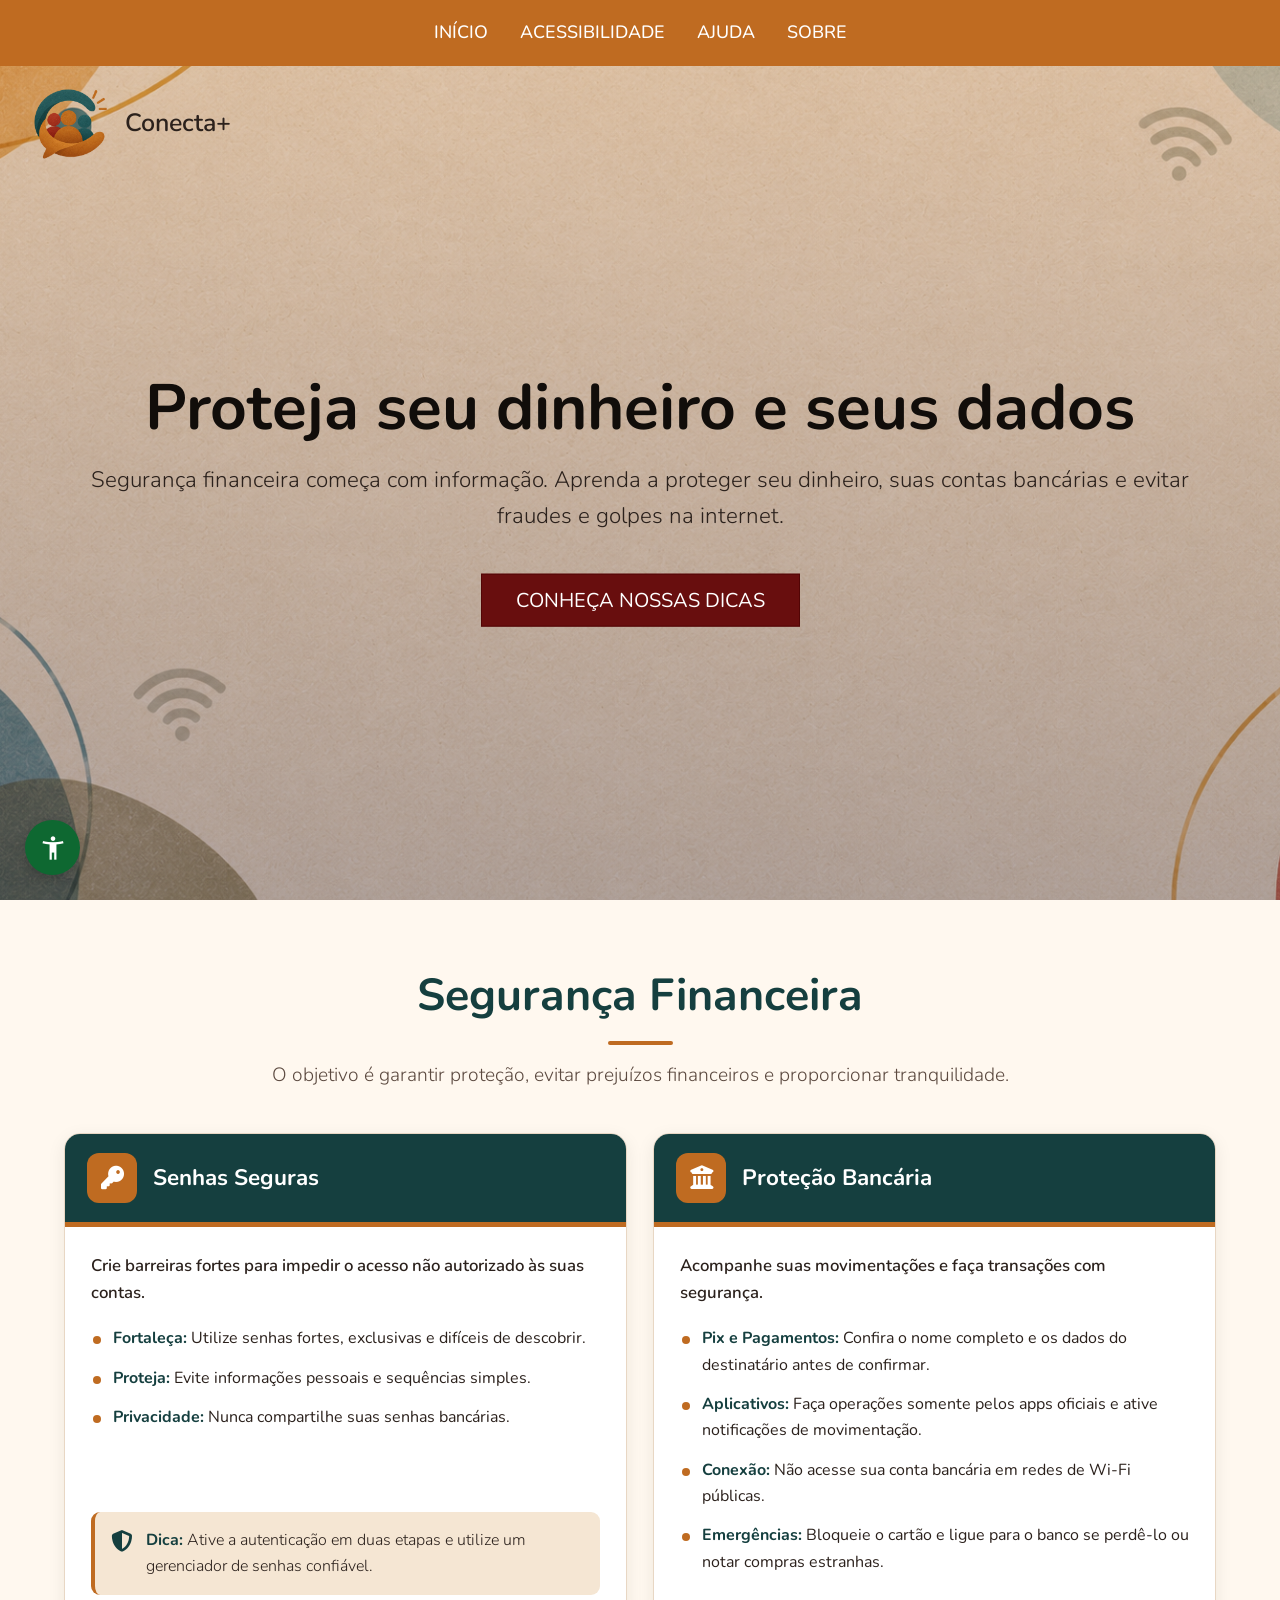
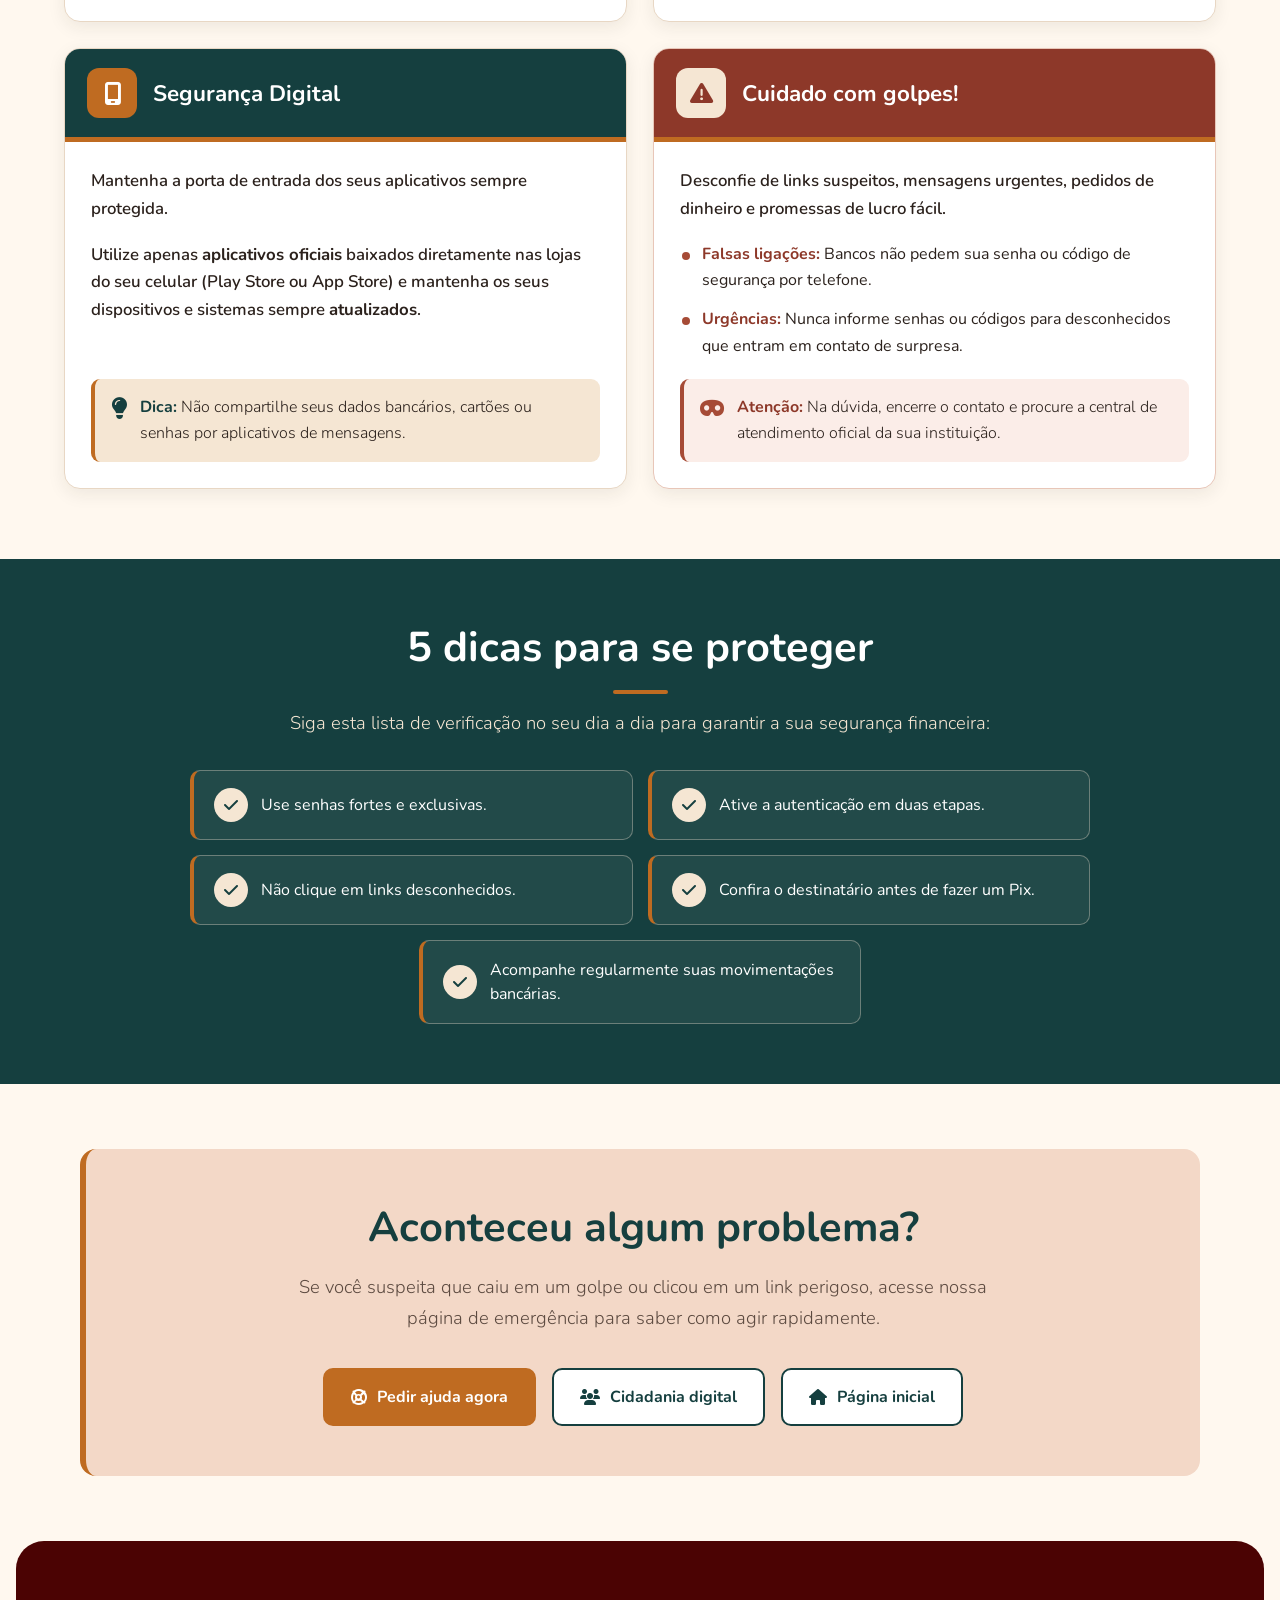
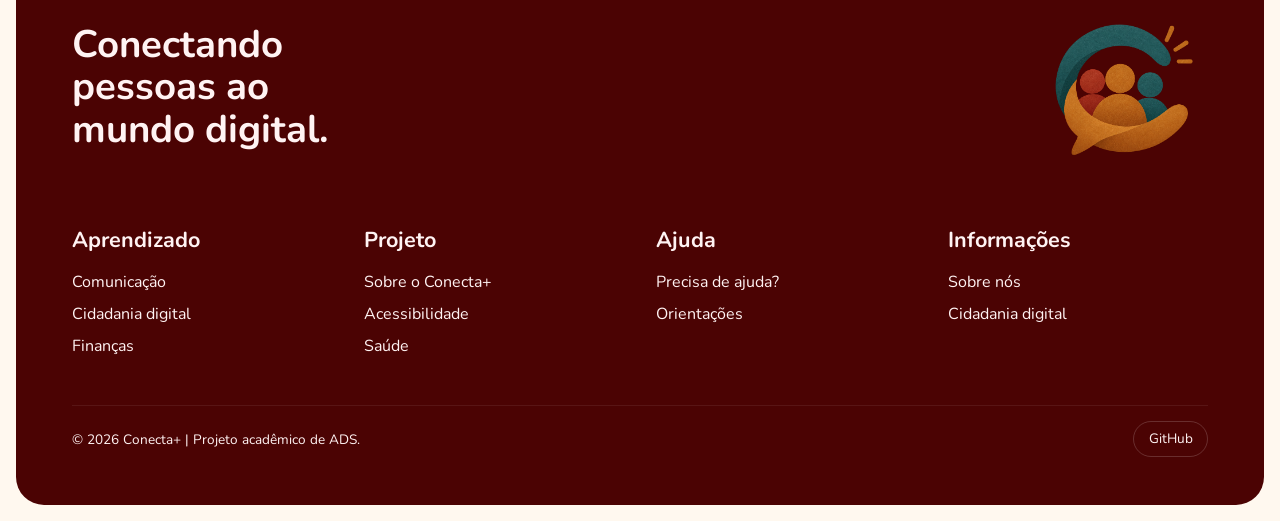
<file: paginas/financas.html>
<!DOCTYPE html>
<html lang="pt-BR">
<head>
    <meta charset="UTF-8">
    <meta name="viewport" content="width=device-width, initial-scale=1.0">
    <title>Segurança Financeira | Conecta+</title>
    <link rel="icon" type="image/png" href="../img/logo.png">
    <link rel="stylesheet" href="../css/style.css">
    <link rel="stylesheet" href="../css/financas.css">
    <link rel="stylesheet" href="https://cdnjs.cloudflare.com/ajax/libs/font-awesome/6.5.0/css/all.min.css">
    <link rel="stylesheet" href="https://fonts.googleapis.com/css2?family=Material+Symbols+Outlined:opsz,wght,FILL,GRAD@24,400,0,0" />
    <link rel="preconnect" href="https://fonts.googleapis.com">
    <link rel="preconnect" href="https://fonts.gstatic.com" crossorigin>
    <link href="https://fonts.googleapis.com/css2?family=Nunito:wght@300;400;600;700&display=swap" rel="stylesheet">
</head>
<body>

    <!-- Acessibilidade -->
    <div class="widget-acessibilidade">
        <button class="btn-widget-acessibilidade" onclick="alternarMenuAcessibilidade()" aria-label="Abrir menu de acessibilidade">
            <span class="material-symbols-outlined" style="font-size: 28px;">accessibility_new</span>
        </button>
        <div id="painel-acessibilidade" class="painel-acessibilidade">
            <p>Opções de Acessibilidade</p>
            <button onclick="alterarFonte('aumentar')">Aumentar Letra (A+)</button>
            <button onclick="alterarFonte('diminuir')">Diminuir Letra (A-)</button>
            <button onclick="alternarContraste()">Alto Contraste</button>
        </div>
    </div>

    <!-- Cabeçalho e navegação -->
    <header class="topo">
        <nav class="menu">
            <input type="checkbox" id="menu-toggle">
            <label for="menu-toggle" class="btn-abrir-menu" aria-label="Abrir menu">
                <span class="material-symbols-outlined" style="font-size: 32px;">menu</span>
            </label>
            <div class="menu-links">
                <label for="menu-toggle" class="btn-fechar-menu" aria-label="Fechar menu">
                    <span class="material-symbols-outlined" style="font-size: 32px;">close</span>
                </label>
                <ul>
                    <li><a href="../index.html">INÍCIO</a></li>
                    <li><a href="./acessibilidade.html">ACESSIBILIDADE</a></li>
                    <li><a href="./sos.html">AJUDA</a></li>
                    <li><a href="./sobre.html">SOBRE</a></li>
                </ul>
            </div>
        </nav>
        <a href="../index.html" class="logo">
            <img src="../img/logo.png" alt="Logo Conecta+">
            <span>Conecta+</span>
        </a>
        <div class="banner-principal">
            <h1>Proteja seu dinheiro e seus dados</h1>
            <p>
                Segurança financeira começa com informação. 
                Aprenda a proteger seu dinheiro, suas contas bancárias e evitar fraudes e golpes na internet.
            </p>
            <a href="#guias-financas" class="btn-principal">
                CONHEÇA NOSSAS DICAS
            </a>
        </div>
    </header>
    <main class="financas-main">

        <!-- Orientações de segurança financeira -->
        <section class="financas-guias" id="guias-financas">
            <div class="financas-titulo-secao">
                <h2>Segurança Financeira</h2>
                <p>O objetivo é garantir proteção, evitar prejuízos financeiros e proporcionar tranquilidade.</p>
            </div>

            <div class="financas-grid">
                <article class="financas-card">
                    <div class="financas-card-barra">
                        <i class="fa-solid fa-key" aria-hidden="true"></i>
                        <h3>Senhas Seguras</h3>
                    </div>
                    <div class="financas-card-conteudo">
                        <p>Crie barreiras fortes para impedir o acesso não autorizado às suas contas.</p>
                        <ul>
                            <li><strong>Fortaleça:</strong> Utilize senhas fortes, exclusivas e difíceis de descobrir.</li>
                            <li><strong>Proteja:</strong> Evite informações pessoais e sequências simples.</li>
                            <li><strong>Privacidade:</strong> Nunca compartilhe suas senhas bancárias.</li>
                        </ul>
                        <div class="financas-dica">
                            <i class="fa-solid fa-shield-halved" aria-hidden="true"></i>
                            <p><strong>Dica:</strong> Ative a autenticação em duas etapas e utilize um gerenciador de senhas confiável.</p>
                        </div>
                    </div>
                </article>

                <article class="financas-card">
                    <div class="financas-card-barra">
                        <i class="fa-solid fa-building-columns" aria-hidden="true"></i>
                        <h3>Proteção Bancária</h3>
                    </div>
                    <div class="financas-card-conteudo">
                        <p>Acompanhe suas movimentações e faça transações com segurança.</p>
                        <ul>
                            <li><strong>Pix e Pagamentos:</strong> Confira o nome completo e os dados do destinatário antes de confirmar.</li>
                            <li><strong>Aplicativos:</strong> Faça operações somente pelos apps oficiais e ative notificações de movimentação.</li>
                            <li><strong>Conexão:</strong> Não acesse sua conta bancária em redes de Wi-Fi públicas.</li>
                            <li><strong>Emergências:</strong> Bloqueie o cartão e ligue para o banco se perdê-lo ou notar compras estranhas.</li>
                        </ul>
                    </div>
                </article>

                <article class="financas-card">
                    <div class="financas-card-barra">
                        <i class="fa-solid fa-mobile-screen" aria-hidden="true"></i>
                        <h3>Segurança Digital</h3>
                    </div>
                    <div class="financas-card-conteudo">
                        <p>Mantenha a porta de entrada dos seus aplicativos sempre protegida.</p>
                        <p>
                            Utilize apenas <strong>aplicativos oficiais</strong> baixados diretamente nas lojas do seu celular (Play Store ou App Store) e mantenha os seus dispositivos e sistemas sempre <strong>atualizados</strong>.
                        </p>
                        <div class="financas-dica">
                            <i class="fa-solid fa-lightbulb" aria-hidden="true"></i>
                            <p><strong>Dica:</strong> Não compartilhe seus dados bancários, cartões ou senhas por aplicativos de mensagens.</p>
                        </div>
                    </div>
                </article>

                <article class="financas-card financas-card-alerta">
                    <div class="financas-card-barra">
                        <i class="fa-solid fa-triangle-exclamation" aria-hidden="true"></i>
                        <h3>Cuidado com golpes!</h3>
                    </div>
                    <div class="financas-card-conteudo">
                        <p>Desconfie de links suspeitos, mensagens urgentes, pedidos de dinheiro e promessas de lucro fácil.</p>
                        <ul>
                            <li><strong>Falsas ligações:</strong> Bancos não pedem sua senha ou código de segurança por telefone.</li>
                            <li><strong>Urgências:</strong> Nunca informe senhas ou códigos para desconhecidos que entram em contato de surpresa.</li>
                        </ul>
                        <div class="financas-alerta">
                            <i class="fa-solid fa-mask" aria-hidden="true"></i>
                            <p><strong>Atenção:</strong> Na dúvida, encerre o contato e procure a central de atendimento oficial da sua instituição.</p>
                        </div>
                    </div>
                </article>
            </div>
        </section>

        <!-- Lista de cuidados importantes -->
        <section class="financas-seguranca">
            <div class="financas-seguranca-texto">
                <h2>5 dicas para se proteger</h2>
                <p>Siga esta lista de verificação no seu dia a dia para garantir a sua segurança financeira:</p>
                <ul>
                    <li><i class="fa-solid fa-check" aria-hidden="true"></i> Use senhas fortes e exclusivas.</li>
                    <li><i class="fa-solid fa-check" aria-hidden="true"></i> Ative a autenticação em duas etapas.</li>
                    <li><i class="fa-solid fa-check" aria-hidden="true"></i> Não clique em links desconhecidos.</li>
                    <li><i class="fa-solid fa-check" aria-hidden="true"></i> Confira o destinatário antes de fazer um Pix.</li>
                    <li><i class="fa-solid fa-check" aria-hidden="true"></i> Acompanhe regularmente suas movimentações bancárias.</li>
                </ul>
            </div>
        </section>

        <!-- Encaminhamento para ajuda -->
        <section class="financas-contato">
            <h2>Aconteceu algum problema?</h2>
            <p>Se você suspeita que caiu em um golpe ou clicou em um link perigoso, acesse nossa página de emergência para saber como agir rapidamente.</p>
            <div class="financas-contato-botoes">
                <a href="./sos.html" class="financas-btn">
                    <i class="fa-solid fa-life-ring" aria-hidden="true"></i> Pedir ajuda agora
                </a>
                <a href="./cidadania.html" class="financas-btn financas-btn-secundario">
                    <i class="fa-solid fa-users" aria-hidden="true"></i> Cidadania digital
                </a>
                <a href="../index.html" class="financas-btn financas-btn-secundario">
                    <i class="fa-solid fa-house" aria-hidden="true"></i> Página inicial
                </a>
            </div>
        </section>
    </main>

    <!-- Rodapé -->
    <footer class="rodape">
        <div class="rodape-topo">
            <h2>Conectando pessoas ao mundo digital.</h2>
            <a href="../index.html" class="logo-rodape">
                <img src="../img/logo.png" alt="Conecta+ — Página inicial">
            </a>
        </div>
        <div class="rodape-links">
            <nav aria-label="Aprendizado">
                <h4>Aprendizado</h4>
                <ul>
                    <li><a href="./comunicacao.html">Comunicação</a></li>
                    <li><a href="./cidadania.html">Cidadania digital</a></li>
                    <li><a href="./financas.html">Finanças</a></li>
                </ul>
            </nav>
            <nav aria-label="Projeto">
                <h4>Projeto</h4>
                <ul>
                    <li><a href="./sobre.html">Sobre o Conecta+</a></li>
                    <li><a href="./acessibilidade.html">Acessibilidade</a></li>
                    <li><a href="./saude.html">Saúde</a></li>
                </ul>
            </nav>
            <nav aria-label="Ajuda">
                <h4>Ajuda</h4>
                <ul>
                    <li><a href="./sos.html">Precisa de ajuda?</a></li>
                    <li><a href="./acessibilidade.html">Orientações</a></li>
                </ul>
            </nav>
            <nav aria-label="Informações">
                <h4>Informações</h4>
                <ul>
                    <li><a href="./sobre.html">Sobre nós</a></li>
                    <li><a href="./cidadania.html">Cidadania digital</a></li>
                </ul>
            </nav>
        </div>
        <div class="rodape-direitos">
            <span>© 2026 Conecta+ | Projeto acadêmico de ADS.</span>
            <div class="redes-sociais">
                <a href="https://github.com/Nicolle-Louiseecss/conecta-mais" target="_blank" rel="noopener noreferrer">GitHub</a>
            </div>
        </div>
    </footer>

    <!-- JavaScript -->
    <script src="../js/script.js"></script>
</body>
</html>
</file>
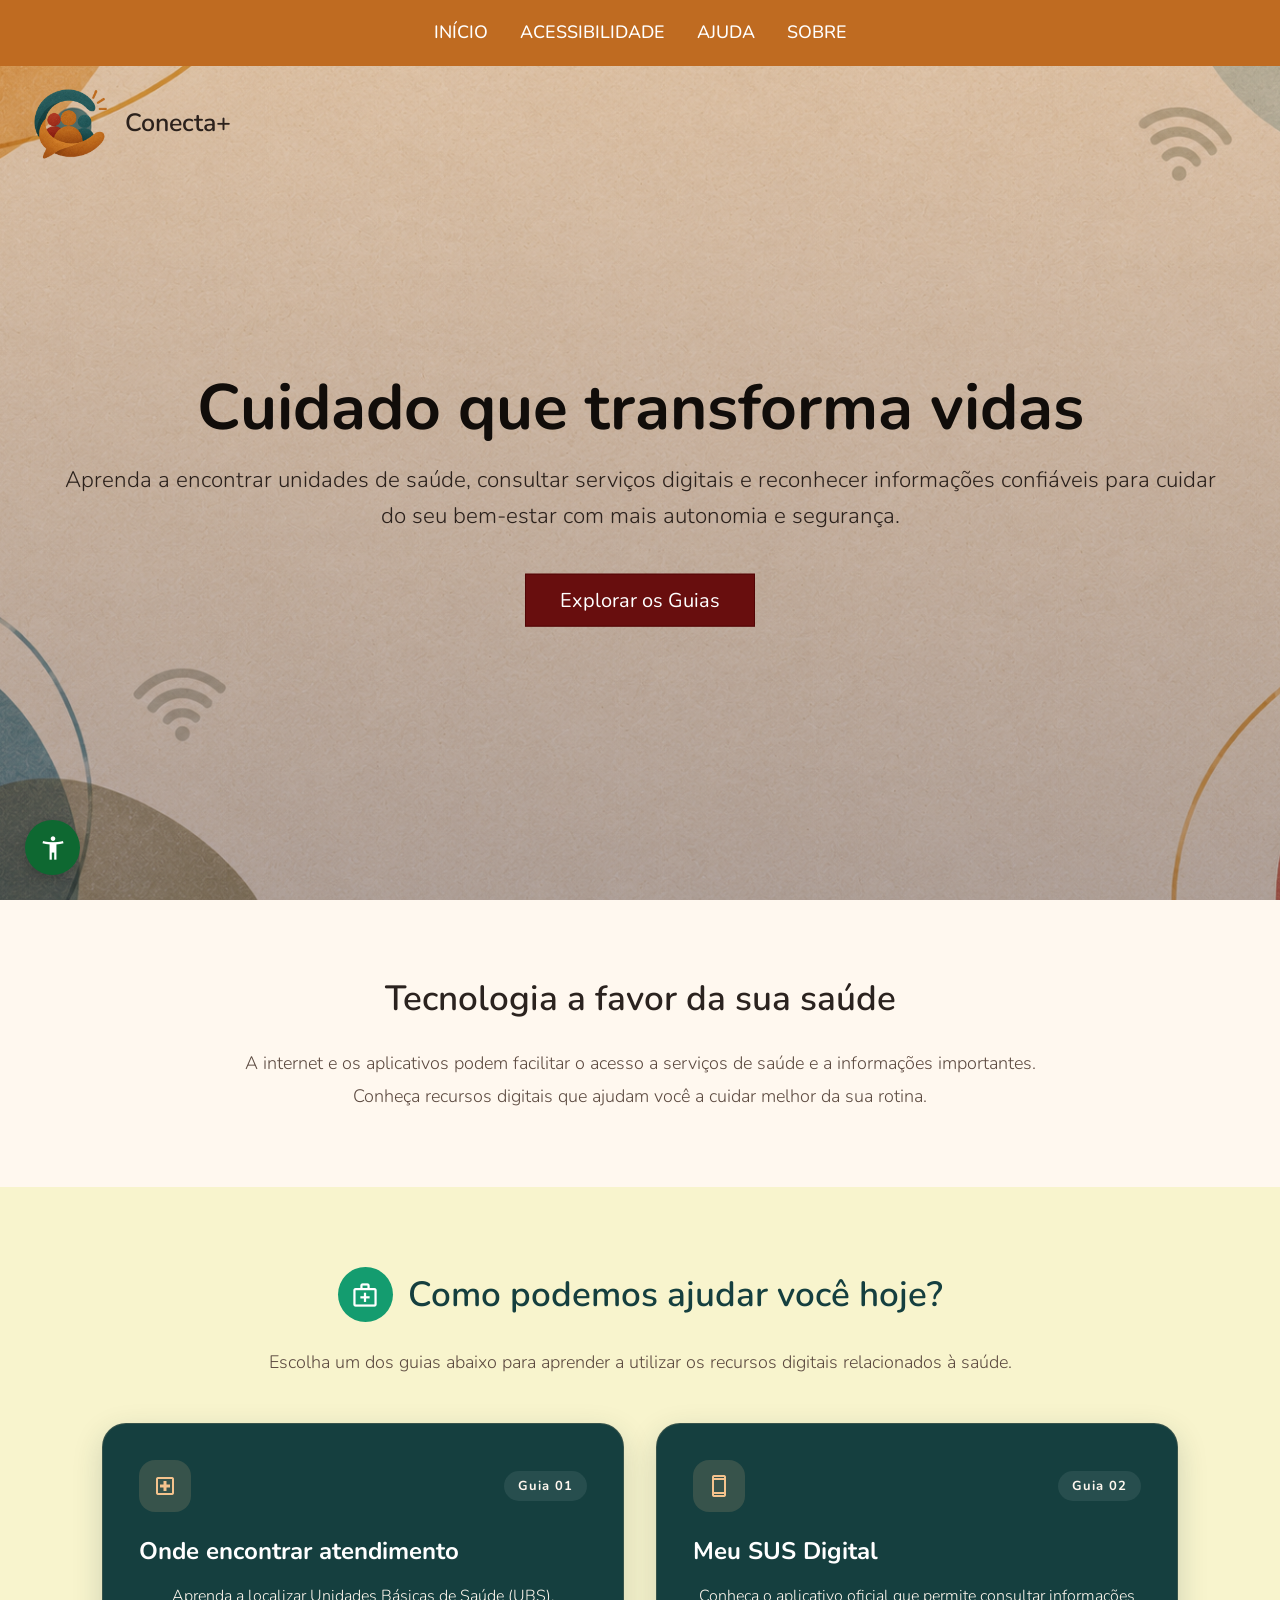
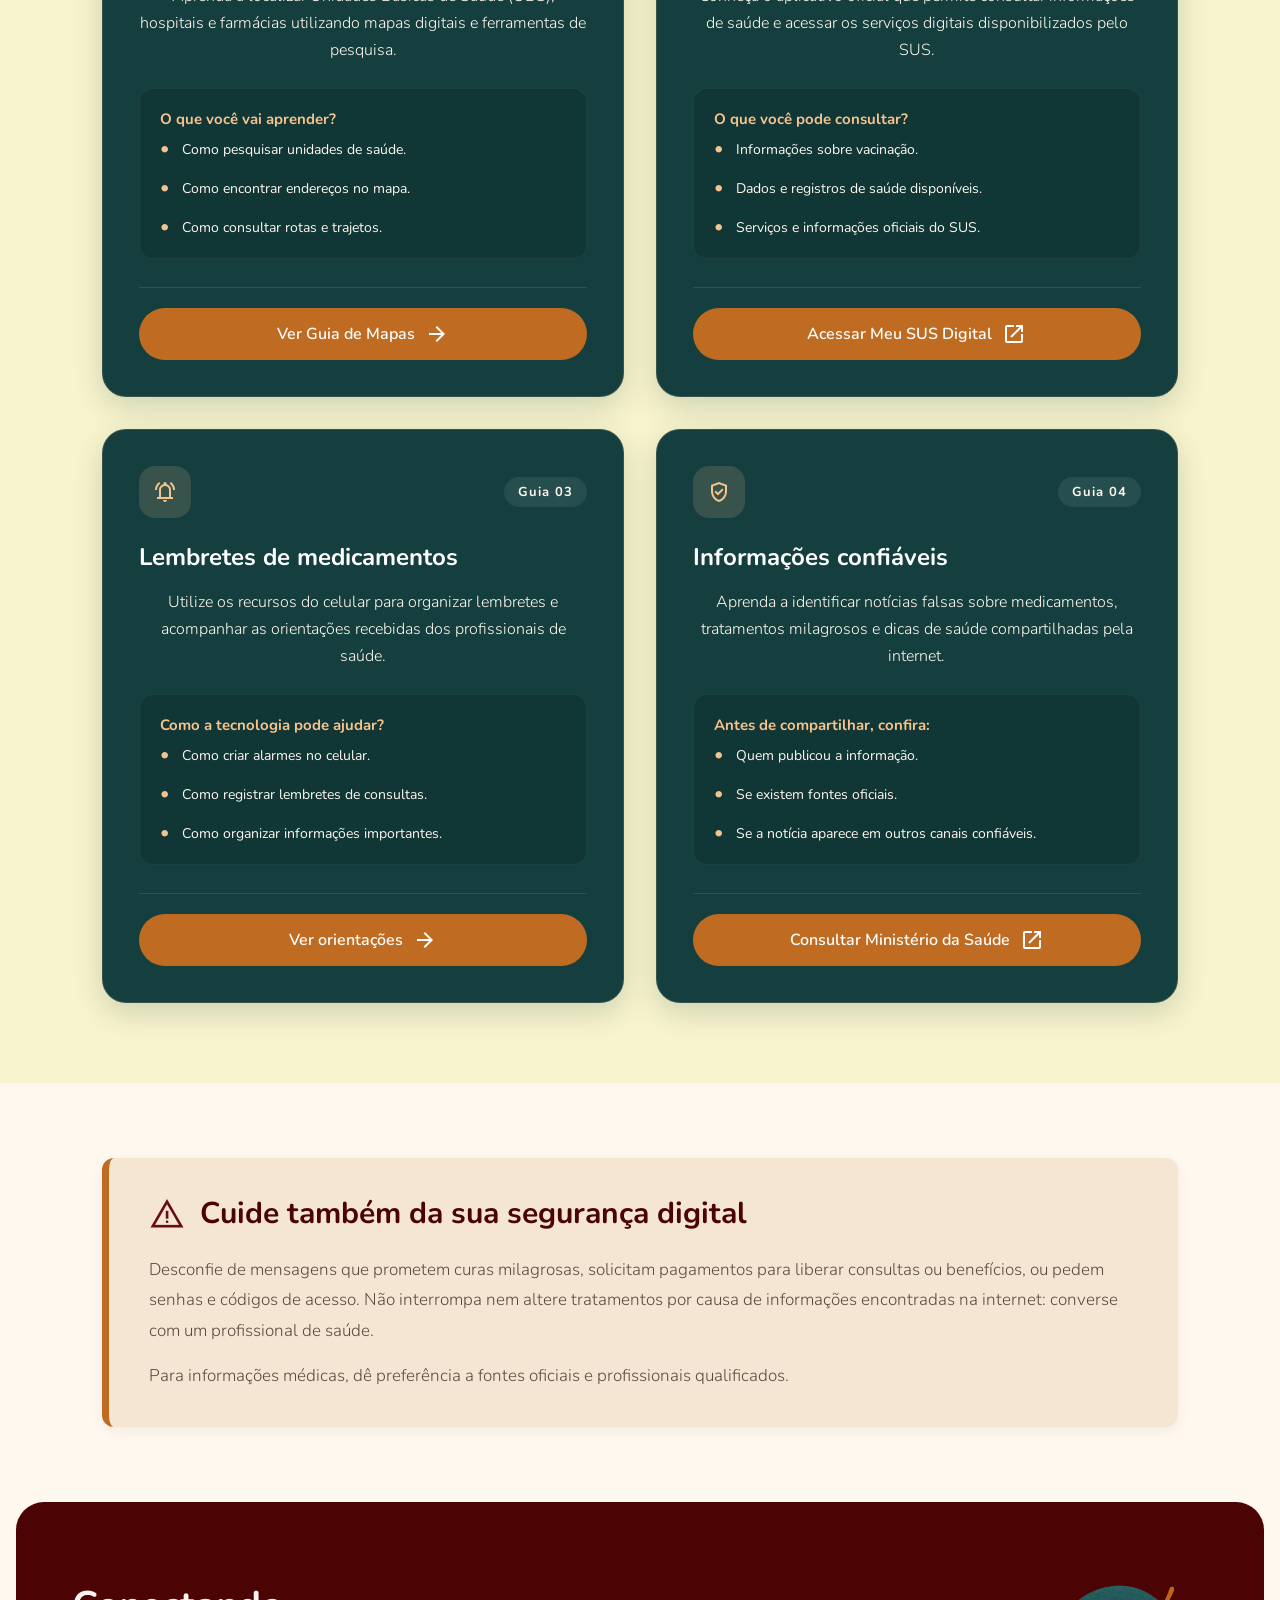
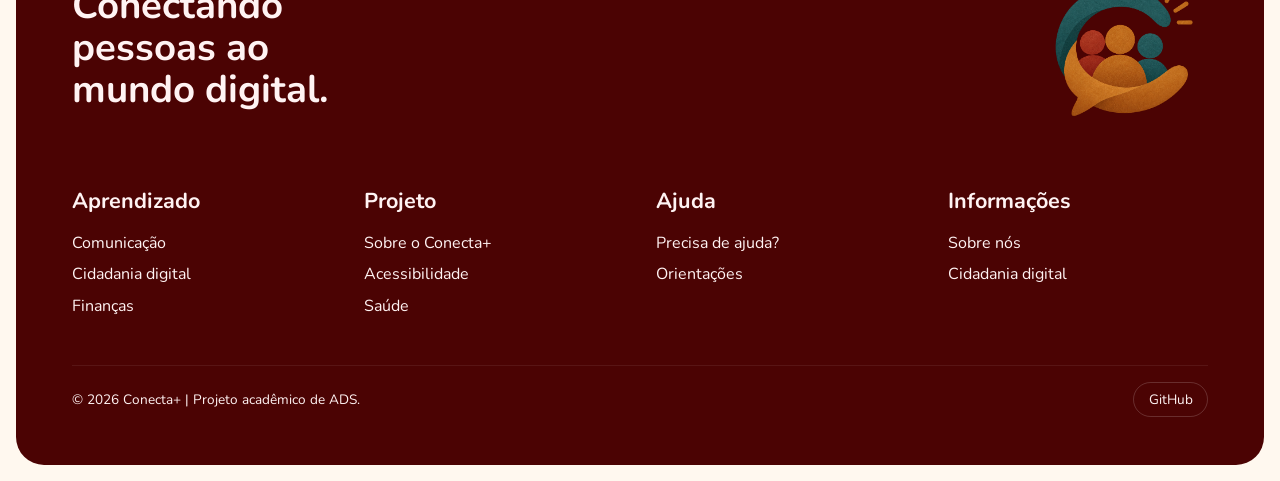
<file: paginas/saude.html>
<!DOCTYPE html>
<html lang="pt-BR">
<head>
    <meta charset="UTF-8">
    <meta name="viewport" content="width=device-width, initial-scale=1.0">
    <title>Saúde Digital | Conecta+</title>
    <link rel="icon" type="image/png" href="../img/logo.png">
    <link rel="stylesheet" href="../css/style.css">
    <link rel="stylesheet" href="../css/saude.css">
    <link rel="stylesheet" href="https://fonts.googleapis.com/css2?family=Material+Symbols+Outlined:opsz,wght,FILL,GRAD@24,400,0,0" />
    <link rel="preconnect" href="https://fonts.googleapis.com">
    <link rel="preconnect" href="https://fonts.gstatic.com" crossorigin>
    <link href="https://fonts.googleapis.com/css2?family=Nunito:wght@300;400;600;700&display=swap" rel="stylesheet">
</head>
<body>

    <!-- Botão de Acessibilidade -->
    <div class="widget-acessibilidade">
        <button class="btn-widget-acessibilidade" onclick="alternarMenuAcessibilidade()" aria-label="Abrir menu de acessibilidade">
            <span class="material-symbols-outlined" style="font-size: 28px;">accessibility_new</span>
        </button>
        <div id="painel-acessibilidade" class="painel-acessibilidade">
            <p>Opções de Acessibilidade</p>
            <button onclick="alterarFonte('aumentar')">Aumentar Letra (A+)</button>
            <button onclick="alterarFonte('diminuir')">Diminuir Letra (A-)</button>
            <button onclick="alternarContraste()">Alto Contraste</button>
        </div>
    </div>
    <header class="topo">

        <!-- Navbar -->
        <nav class="menu">
            <input type="checkbox" id="menu-toggle">
            <label for="menu-toggle" class="btn-abrir-menu" aria-label="Abrir menu">
                <span class="material-symbols-outlined" style="font-size: 32px;">menu</span>
            </label>
            <div class="menu-links">
                <label for="menu-toggle" class="btn-fechar-menu" aria-label="Fechar menu">
                    <span class="material-symbols-outlined" style="font-size: 32px;">close</span>
                </label>
                <ul>
                    <li><a href="../index.html">INÍCIO</a></li>
                    <li><a href="./acessibilidade.html">ACESSIBILIDADE</a></li>
                    <li><a href="./sos.html">AJUDA</a></li>
                    <li><a href="./sobre.html">SOBRE</a></li>
                </ul>
            </div>
        </nav>
        <a href="../index.html" class="logo">
            <img src="../img/logo.png" alt="Logo Conecta+">
            <span>Conecta+</span>
        </a>
        <div class="banner-principal">
            <h1>Cuidado que transforma vidas</h1>
            <p>
                Aprenda a encontrar unidades de saúde, consultar serviços digitais
                e reconhecer informações confiáveis para cuidar do seu bem-estar
                com mais autonomia e segurança.
            </p>
            <a href="#guias-saude" class="btn-principal">
                Explorar os Guias
            </a>
        </div>
    </header>
    <main class="saude-main" id="conteudo-principal">

        <!-- Introdução -->
        <section class="saude-introducao">
            <div class="saude-titulo-secao">
                <h2>Tecnologia a favor da sua saúde</h2>
            </div>
            <p>
                A internet e os aplicativos podem facilitar o acesso a serviços
                de saúde e a informações importantes. Conheça recursos digitais
                que ajudam você a cuidar melhor da sua rotina.
            </p>
        </section>

        <!-- Guias de saúde -->
            <section class="saude-guias" id="guias-saude">
                <div class="saude-titulo-secao">
                    <span class="saude-icone" aria-hidden="true">
                        <span class="material-symbols-outlined">medical_services</span>
                    </span>
                    <h2>Como podemos ajudar você hoje?</h2>
                </div>
                <p class="saude-descricao">
                    Escolha um dos guias abaixo para aprender a utilizar os
                    recursos digitais relacionados à saúde.
                </p>
                <div class="saude-grid">

        <!-- Card 1: Unidades de saúde -->
        <article class="saude-card">
            <div class="saude-card-cabecalho">
                <span class="material-symbols-outlined saude-card-icone-badge">local_hospital</span>
                <span class="saude-card-tag">Guia 01</span>
            </div>
            <div class="saude-card-corpo">
                <h3>Onde encontrar atendimento</h3>
                <p>
                    Aprenda a localizar Unidades Básicas de Saúde (UBS),
                    hospitais e farmácias utilizando mapas digitais
                    e ferramentas de pesquisa.
                </p>
                <div class="saude-card-lista-box">
                    <h4>O que você vai aprender?</h4>
                    <ul>
                        <li>Como pesquisar unidades de saúde.</li>
                        <li>Como encontrar endereços no mapa.</li>
                        <li>Como consultar rotas e trajetos.</li>
                    </ul>
                </div>
            </div>
            <div class="saude-card-rodape">
                <a href="./mobilidade.html" class="saude-btn-moderno">
                    Ver Guia de Mapas
                    <span class="material-symbols-outlined">arrow_forward</span>
                </a>
            </div>
        </article>

        <!-- Card 2: Meu SUS Digital -->
        <article class="saude-card">
            <div class="saude-card-cabecalho">
                <span class="material-symbols-outlined saude-card-icone-badge">smartphone</span>
                <span class="saude-card-tag">Guia 02</span>
            </div>
            <div class="saude-card-corpo">
                <h3>Meu SUS Digital</h3>
                <p>
                    Conheça o aplicativo oficial que permite consultar
                    informações de saúde e acessar os serviços digitais
                    disponibilizados pelo SUS.
                </p>
                <div class="saude-card-lista-box">
                    <h4>O que você pode consultar?</h4>
                    <ul>
                        <li>Informações sobre vacinação.</li>
                        <li>Dados e registros de saúde disponíveis.</li>
                        <li>Serviços e informações oficiais do SUS.</li>
                    </ul>
                </div>
            </div>
            <div class="saude-card-rodape">
                <a href="https://meususdigital.saude.gov.br/" target="_blank" rel="noopener noreferrer" class="saude-btn-moderno">
                    Acessar Meu SUS Digital
                    <span class="material-symbols-outlined">open_in_new</span>
                </a>
            </div>
        </article>

        <!-- Card 3: Lembretes de medicamentos -->
        <article class="saude-card">
            <div class="saude-card-cabecalho">
                <span class="material-symbols-outlined saude-card-icone-badge">notifications_active</span>
                <span class="saude-card-tag">Guia 03</span>
            </div>
            <div class="saude-card-corpo">
                <h3>Lembretes de medicamentos</h3>
                <p>
                    Utilize os recursos do celular para organizar
                    lembretes e acompanhar as orientações recebidas
                    dos profissionais de saúde.
                </p>
                <div class="saude-card-lista-box">
                    <h4>Como a tecnologia pode ajudar?</h4>
                    <ul>
                        <li>Como criar alarmes no celular.</li>
                        <li>Como registrar lembretes de consultas.</li>
                        <li>Como organizar informações importantes.</li>
                    </ul>
                </div>
            </div>
            <div class="saude-card-rodape">
                <a href="#seguranca-saude" class="saude-btn-moderno">
                    Ver orientações
                    <span class="material-symbols-outlined">arrow_forward</span>
                </a>
            </div>
        </article>

        <!-- Card 4: Informações confiáveis -->
        <article class="saude-card">
            <div class="saude-card-cabecalho">
                <span class="material-symbols-outlined saude-card-icone-badge">verified_user</span>
                <span class="saude-card-tag">Guia 04</span>
            </div>
            <div class="saude-card-corpo">
                <h3>Informações confiáveis</h3>
                <p>
                    Aprenda a identificar notícias falsas sobre
                    medicamentos, tratamentos milagrosos e dicas
                    de saúde compartilhadas pela internet.
                </p>
                <div class="saude-card-lista-box">
                    <h4>Antes de compartilhar, confira:</h4>
                    <ul>
                        <li>Quem publicou a informação.</li>
                        <li>Se existem fontes oficiais.</li>
                        <li>Se a notícia aparece em outros canais confiáveis.</li>
                    </ul>
                </div>
            </div>
            <div class="saude-card-rodape">
                <a href="https://www.gov.br/saude/pt-br" target="_blank" rel="noopener noreferrer" class="saude-btn-moderno">
                    Consultar Ministério da Saúde
                    <span class="material-symbols-outlined">open_in_new</span>
                </a>
            </div>
        </article>
    </div>
</section>

        <!-- Alerta de segurança -->
        <section class="saude-seguranca" id="seguranca-saude">
            <div class="saude-alerta">
                <div class="saude-alerta-titulo">
                    <span class="material-symbols-outlined" style="font-size: 36px; color: #680E0E;">warning</span>
                    <h2>Cuide também da sua segurança digital</h2>
                </div>
                <p>
                    Desconfie de mensagens que prometem curas milagrosas,
                    solicitam pagamentos para liberar consultas ou benefícios,
                    ou pedem senhas e códigos de acesso. Não interrompa nem
                    altere tratamentos por causa de informações encontradas
                    na internet: converse com um profissional de saúde.
                </p>
                <p>
                    Para informações médicas, dê preferência a fontes oficiais
                    e profissionais qualificados.
                </p>
            </div>
        </section>
    </main>

    <!-- Rodapé -->
    <footer class="rodape">
        <div class="rodape-topo">
            <h2>Conectando pessoas ao mundo digital.</h2>
            <a href="../index.html" class="logo-rodape">
                <img src="../img/logo.png" alt="Conecta+ — Página inicial">
            </a>
        </div>
        <div class="rodape-links">
            <nav aria-label="Aprendizado">
                <h4>Aprendizado</h4>
                <ul>
                    <li><a href="./comunicacao.html">Comunicação</a></li>
                    <li><a href="./cidadania.html">Cidadania digital</a></li>
                    <li><a href="./financas.html">Finanças</a></li>
                </ul>
            </nav>
            <nav aria-label="Projeto">
                <h4>Projeto</h4>
                <ul>
                    <li><a href="./sobre.html">Sobre o Conecta+</a></li>
                    <li><a href="./acessibilidade.html">Acessibilidade</a></li>
                    <li><a href="./saude.html">Saúde</a></li>
                </ul>
            </nav>
            <nav aria-label="Ajuda">
                <h4>Ajuda</h4>
                <ul>
                    <li><a href="./sos.html">Precisa de ajuda?</a></li>
                    <li><a href="./acessibilidade.html">Orientações</a></li>
                </ul>
            </nav>
            <nav aria-label="Informações">
                <h4>Informações</h4>
                <ul>
                    <li><a href="./sobre.html">Sobre nós</a></li>
                    <li><a href="./cidadania.html">Cidadania digital</a></li>
                </ul>
            </nav>
        </div>
        <div class="rodape-direitos">
            <span>© 2026 Conecta+ | Projeto acadêmico de ADS.</span>
            <div class="redes-sociais">
                <a href="https://github.com/Nicolle-Louiseecss/conecta-mais" target="_blank" rel="noopener noreferrer">
                    GitHub
                </a>
            </div>
        </div>
    </footer>

    <!-- JavaScript -->
    <script src="../js/script.js"></script>
</body>
</html>
</file>
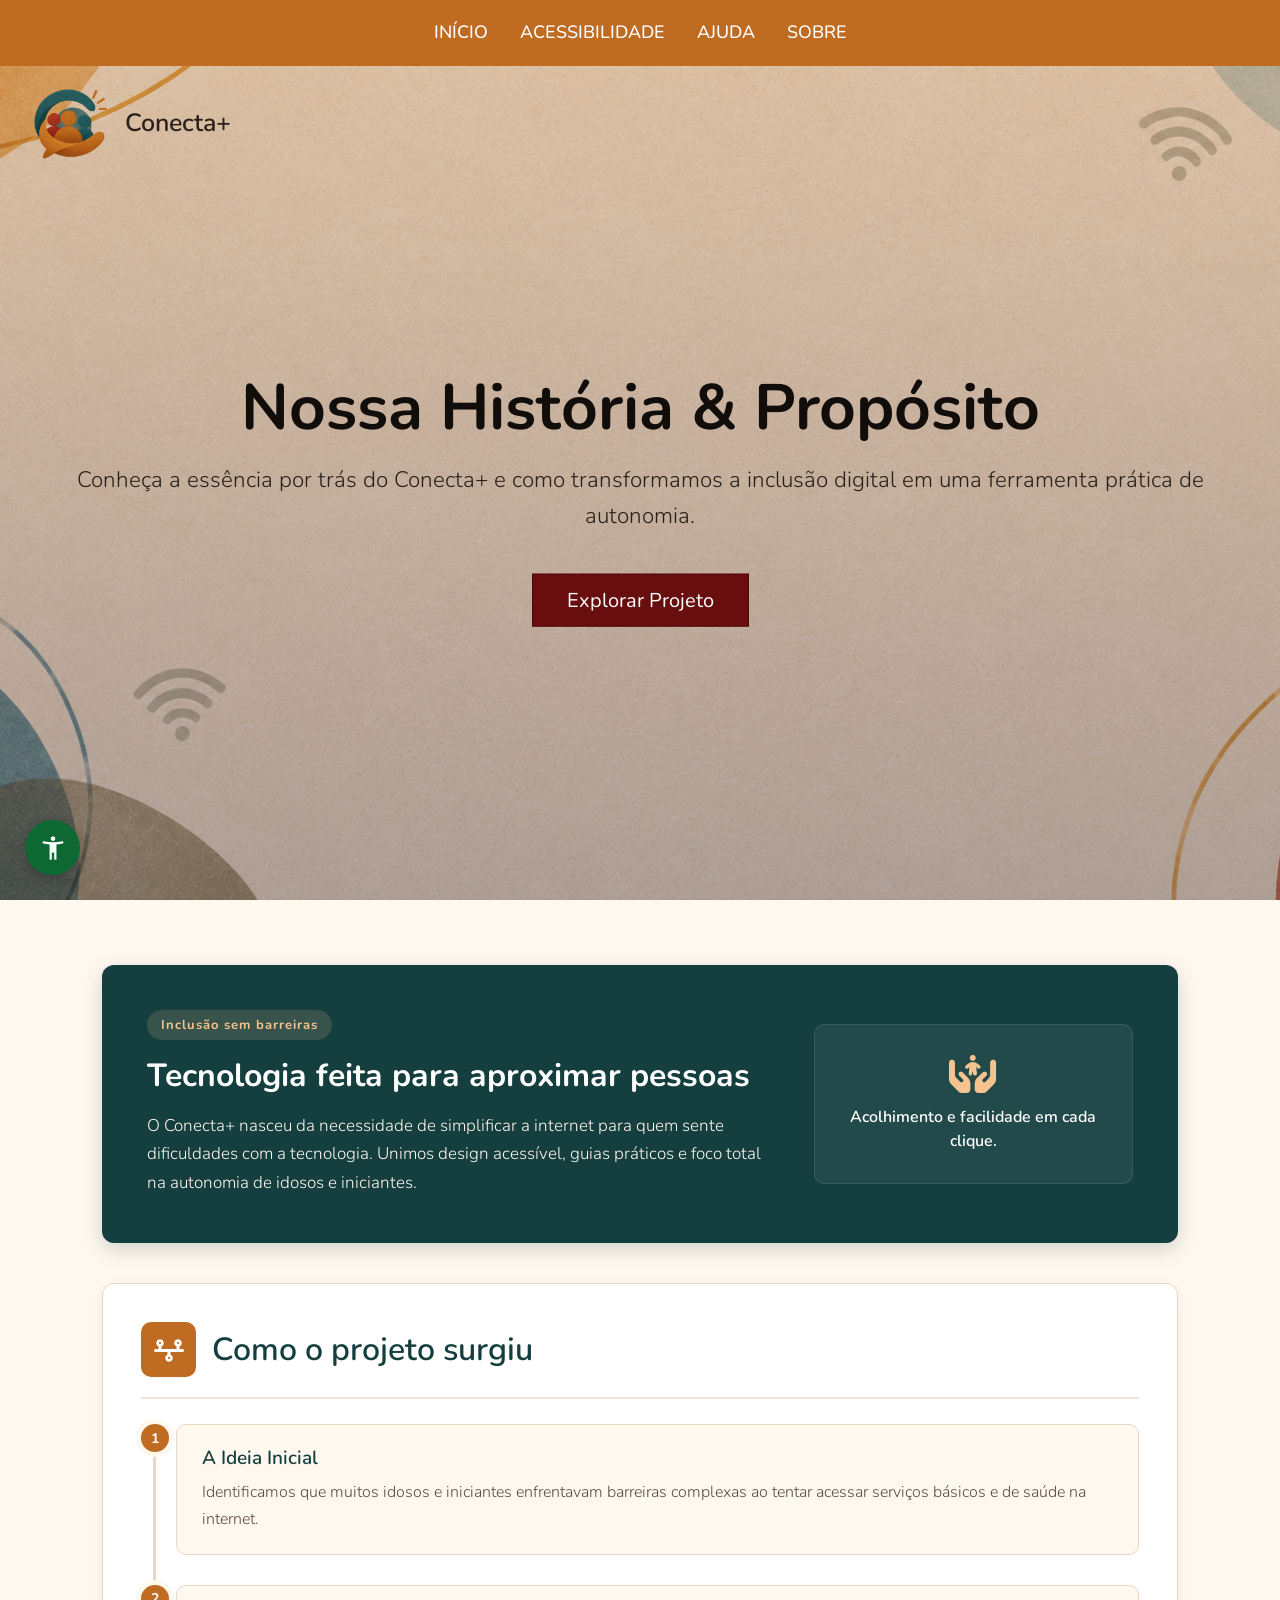
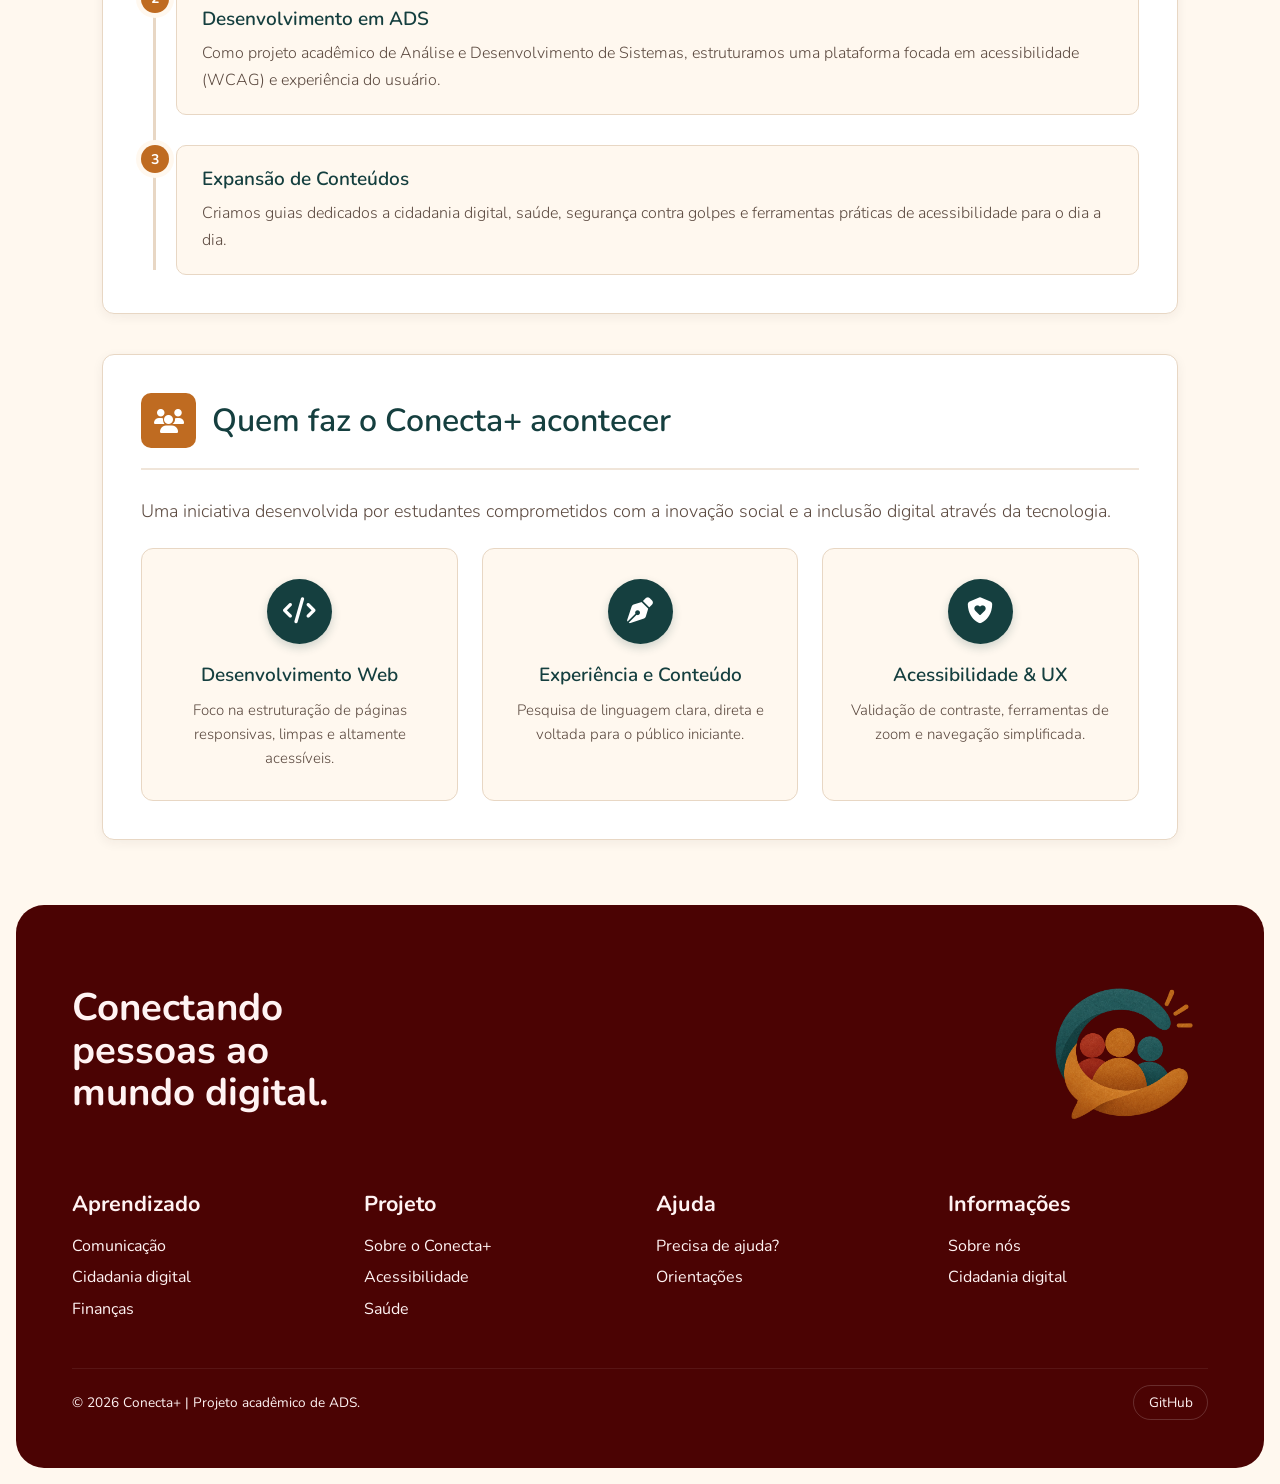
<file: paginas/sobre.html>
<!DOCTYPE html>
<html lang="pt-BR">
<head>
    <meta charset="UTF-8">
    <meta name="viewport" content="width=device-width, initial-scale=1.0">
    <title>Sobre Nós | Conecta+</title>
    <link rel="icon" type="image/png" href="../img/logo.png">
    <link rel="stylesheet" href="../css/style.css">
    <link rel="stylesheet" href="../css/sobre.css">
    <link rel="stylesheet" href="https://cdnjs.cloudflare.com/ajax/libs/font-awesome/6.5.0/css/all.min.css">
    <link rel="stylesheet" href="https://fonts.googleapis.com/css2?family=Material+Symbols+Outlined:opsz,wght,FILL,GRAD@24,400,0,0" />
    <link rel="preconnect" href="https://fonts.googleapis.com">
    <link rel="preconnect" href="https://fonts.gstatic.com" crossorigin>
    <link href="https://fonts.googleapis.com/css2?family=Nunito:wght@300;400;600;700&display=swap" rel="stylesheet">
</head>
<body>

    <!-- Botao de Acessibilidade -->
    <div class="widget-acessibilidade">
        <button class="btn-widget-acessibilidade" onclick="alternarMenuAcessibilidade()" aria-label="Abrir menu de acessibilidade">
            <span class="material-symbols-outlined" style="font-size: 28px;">accessibility_new</span>
        </button>
        <div id="painel-acessibilidade" class="painel-acessibilidade">
            <p>Opções de Acessibilidade</p>
            <button onclick="alterarFonte('aumentar')">Aumentar Letra (A+)</button>
            <button onclick="alterarFonte('diminuir')">Diminuir Letra (A-)</button>
            <button onclick="alternarContraste()">Alto Contraste</button>
        </div>
    </div>

    <!-- Navbar -->
    <header class="topo">
        <nav class="menu">
            <input type="checkbox" id="menu-toggle">
            <label for="menu-toggle" class="btn-abrir-menu" aria-label="Abrir menu">
                <span class="material-symbols-outlined" style="font-size: 32px;">menu</span>
            </label>
            <div class="menu-links">
                <label for="menu-toggle" class="btn-fechar-menu" aria-label="Fechar menu">
                    <span class="material-symbols-outlined" style="font-size: 32px;">close</span>
                </label>
                <ul>
                    <li><a href="../index.html">INÍCIO</a></li>
                    <li><a href="./acessibilidade.html">ACESSIBILIDADE</a></li>
                    <li><a href="./sos.html">AJUDA</a></li>
                    <li><a href="./sobre.html">SOBRE</a></li>
                </ul>
            </div>
        </nav>
        <a href="../index.html" class="logo">
            <img src="../img/logo.png" alt="Logo Conecta+">
            <span>Conecta+</span>
        </a>
        <div class="banner-principal">
            <h1>Nossa História & Propósito</h1>
            <p>
                Conheça a essência por trás do Conecta+ e como transformamos a inclusão digital 
                em uma ferramenta prática de autonomia.
            </p>
            <a href="#proposito" class="btn-principal">
                Explorar Projeto
            </a>
        </div>
    </header>
    <main class="sobre-main">

        <!-- Secao: Propósito -->
        <section id="proposito" class="sobre-secao-destaque">
            <div class="destaque-conteudo">
                <span class="destaque-badge">Inclusão sem barreiras</span>
                <h2>Tecnologia feita para aproximar pessoas</h2>
                <p>
                    O Conecta+ nasceu da necessidade de simplificar a internet para quem sente dificuldades com a tecnologia. 
                    Unimos design acessível, guias práticos e foco total na autonomia de idosos e iniciantes.
                </p>
            </div>
            <div class="destaque-caixa-lateral">
                <i class="fa-solid fa-hands-holding-child" aria-hidden="true"></i>
                <span>Acolhimento e facilidade em cada clique.</span>
            </div>
        </section>

        <!-- Secao: Linha do Tempo-->
        <section class="sobre-secao" style="margin-top: 40px;">
            <div class="sobre-titulo">
                <span class="sobre-icone" aria-hidden="true">
                    <i class="fa-solid fa-timeline"></i>
                </span>
                <h2>Como o projeto surgiu</h2>
            </div>
            <div class="timeline">
                <div class="timeline-item">
                    <div class="timeline-ponto">1</div>
                    <div class="timeline-conteudo">
                        <h3>A Ideia Inicial</h3>
                        <p>Identificamos que muitos idosos e iniciantes enfrentavam barreiras complexas ao tentar acessar serviços básicos e de saúde na internet.</p>
                    </div>
                </div>
                <div class="timeline-item">
                    <div class="timeline-ponto">2</div>
                    <div class="timeline-conteudo">
                        <h3>Desenvolvimento em ADS</h3>
                        <p>Como projeto acadêmico de Análise e Desenvolvimento de Sistemas, estruturamos uma plataforma focada em acessibilidade (WCAG) e experiência do usuário.</p>
                    </div>
                </div>
                <div class="timeline-item">
                    <div class="timeline-ponto">3</div>
                    <div class="timeline-conteudo">
                        <h3>Expansão de Conteúdos</h3>
                        <p>Criamos guias dedicados a cidadania digital, saúde, segurança contra golpes e ferramentas práticas de acessibilidade para o dia a dia.</p>
                    </div>
                </div>
            </div>
        </section>

        <!-- Secao: Equipe-->
        <section class="sobre-secao" style="margin-top: 40px;">
            <div class="sobre-titulo">
                <span class="sobre-icone" aria-hidden="true">
                    <i class="fa-solid fa-users"></i>
                </span>
                <h2>Quem faz o Conecta+ acontecer</h2>
            </div>
            <p class="sobre-descricao">
                Uma iniciativa desenvolvida por estudantes comprometidos com a inovação social e a inclusão digital através da tecnologia.
            </p>
            <div class="grid-equipe">
                <div class="card-membro">
                    <div class="avatar-membro">
                        <i class="fa-solid fa-code" aria-hidden="true"></i>
                    </div>
                    <h3>Desenvolvimento Web</h3>
                    <p>Foco na estruturação de páginas responsivas, limpas e altamente acessíveis.</p>
                </div>
                <div class="card-membro">
                    <div class="avatar-membro">
                        <i class="fa-solid fa-pen-nib" aria-hidden="true"></i>
                    </div>
                    <h3>Experiência e Conteúdo</h3>
                    <p>Pesquisa de linguagem clara, direta e voltada para o público iniciante.</p>
                </div>
                <div class="card-membro">
                    <div class="avatar-membro">
                        <i class="fa-solid fa-shield-heart" aria-hidden="true"></i>
                    </div>
                    <h3>Acessibilidade & UX</h3>
                    <p>Validação de contraste, ferramentas de zoom e navegação simplificada.</p>
                </div>
            </div>
        </section>
    </main>

    <!-- Rodapé -->
    <footer class="rodape">
        <div class="rodape-topo">
            <h2>Conectando pessoas ao mundo digital.</h2>
            <a href="../index.html" class="logo-rodape">
                <img src="../img/logo.png" alt="Conecta+ — Página inicial">
            </a>
        </div>
        <div class="rodape-links">
            <nav aria-label="Aprendizado">
                <h4>Aprendizado</h4>
                <ul>
                    <li><a href="./comunicacao.html">Comunicação</a></li>
                    <li><a href="./cidadania.html">Cidadania digital</a></li>
                    <li><a href="./financas.html">Finanças</a></li>
                </ul>
            </nav>
            <nav aria-label="Projeto">
                <h4>Projeto</h4>
                <ul>
                    <li><a href="./sobre.html">Sobre o Conecta+</a></li>
                    <li><a href="./acessibilidade.html">Acessibilidade</a></li>
                    <li><a href="./saude.html">Saúde</a></li>
                </ul>
            </nav>
            <nav aria-label="Ajuda">
                <h4>Ajuda</h4>
                <ul>
                    <li><a href="./sos.html">Precisa de ajuda?</a></li>
                    <li><a href="./acessibilidade.html">Orientações</a></li>
                </ul>
            </nav>
            <nav aria-label="Informações">
                <h4>Informações</h4>
                <ul>
                    <li><a href="./sobre.html">Sobre nós</a></li>
                    <li><a href="./cidadania.html">Cidadania digital</a></li>
                </ul>
            </nav>
        </div>
        <div class="rodape-direitos">
            <span>© 2026 Conecta+ | Projeto acadêmico de ADS.</span>
            <div class="redes-sociais">
                <a href="https://github.com/Nicolle-Louiseecss/conecta-mais" target="_blank" rel="noopener noreferrer">
                    GitHub
                </a>
            </div>
        </div>
    </footer>

    <!-- JavaScript -->
    <script src="../js/script.js"></script>
</body>
</html>
</file>
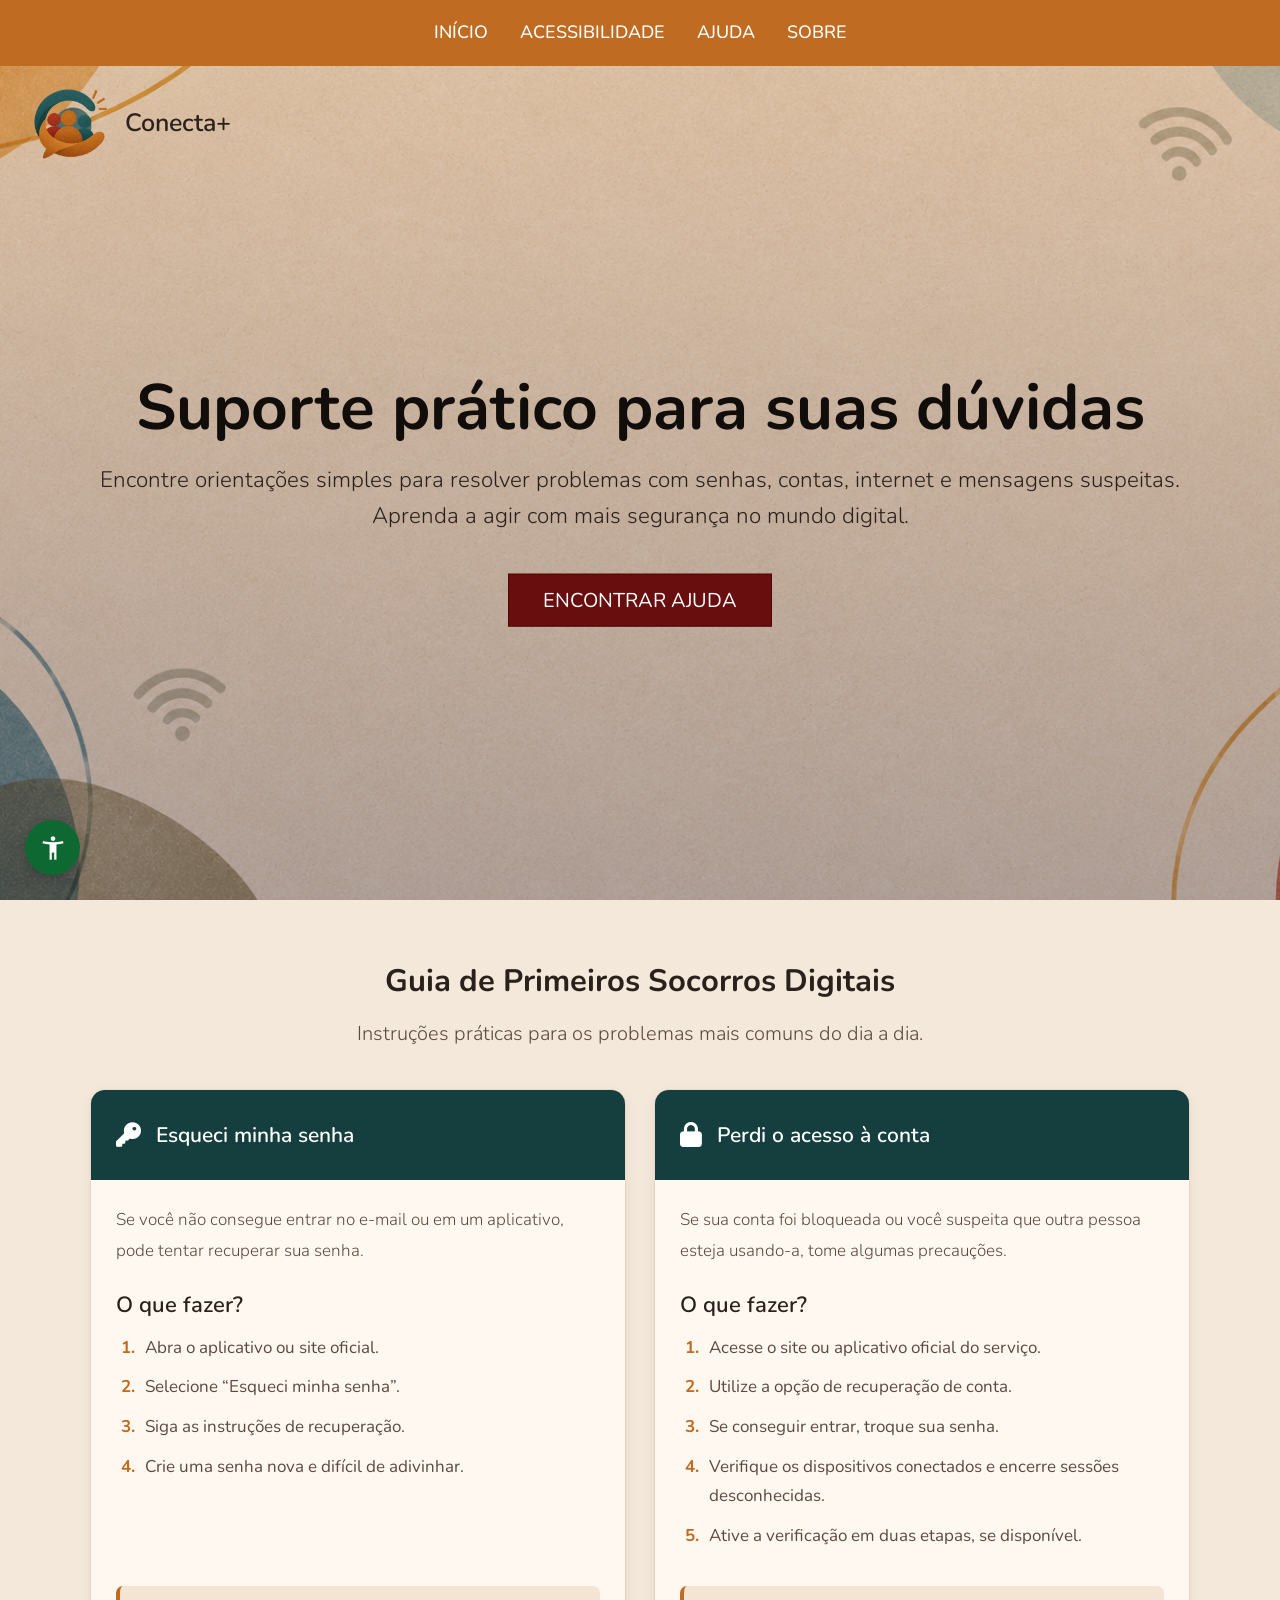
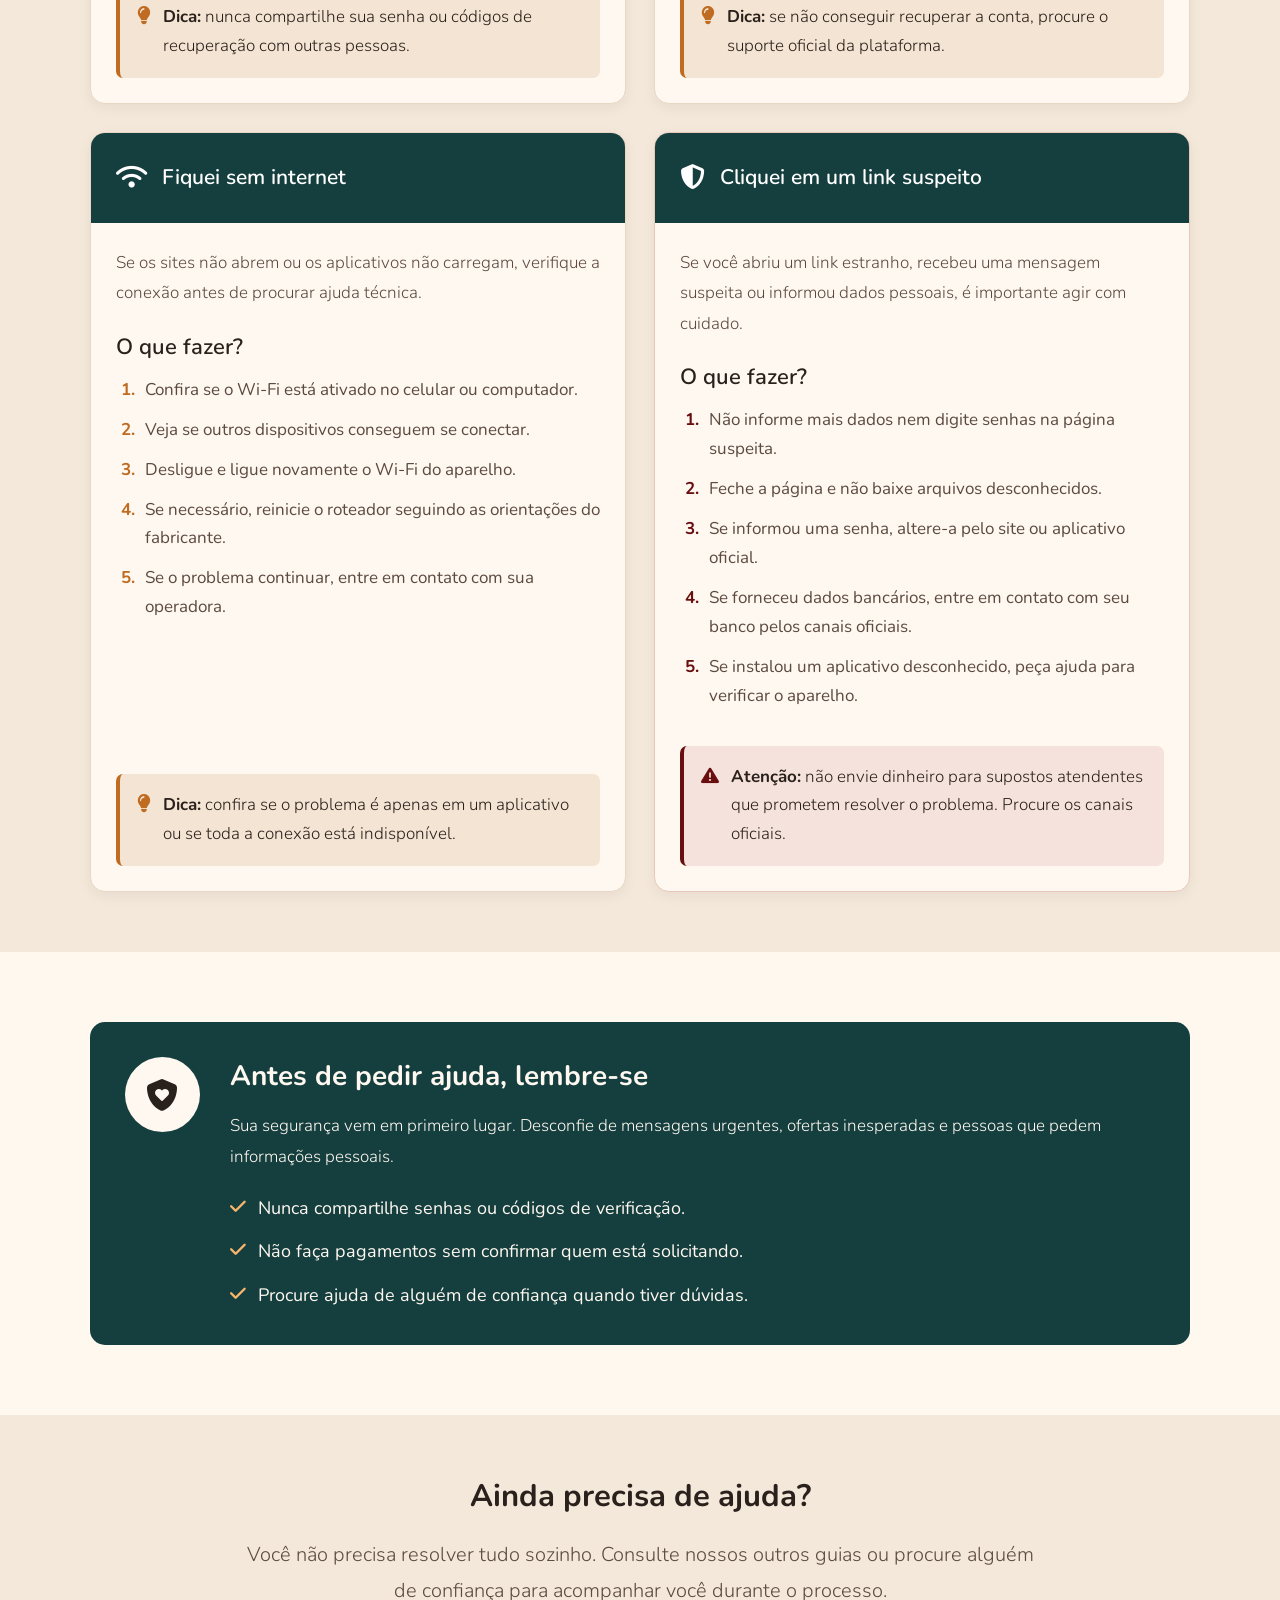
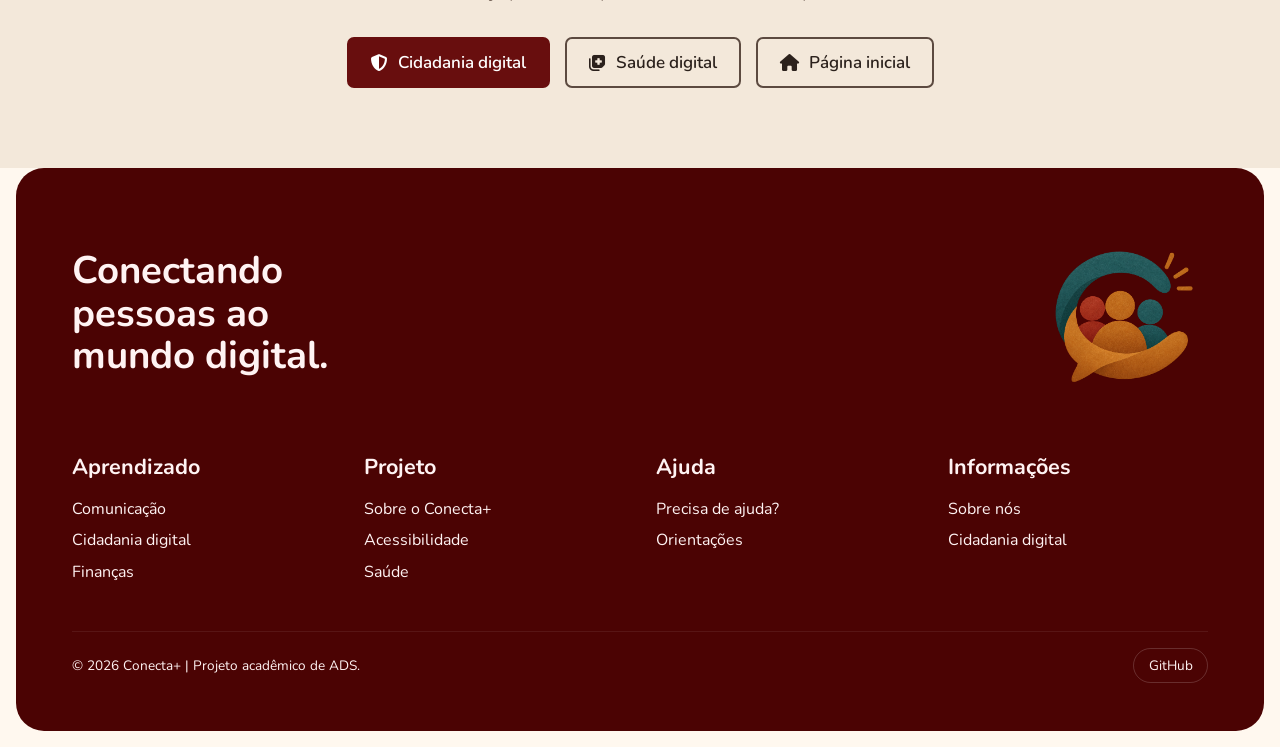
<file: paginas/sos.html>
<!DOCTYPE html>
<html lang="pt-BR">
<head>
    <meta charset="UTF-8">
    <meta name="viewport" content="width=device-width, initial-scale=1.0">
    <title>SOS Digital | Conecta+</title>
    <link rel="icon" type="image/png" href="../img/logo.png">
    <link rel="stylesheet" href="../css/style.css">
    <link rel="stylesheet" href="../css/sos.css">
    <link rel="stylesheet" href="https://cdnjs.cloudflare.com/ajax/libs/font-awesome/6.5.0/css/all.min.css">
    <link rel="stylesheet" href="https://fonts.googleapis.com/css2?family=Material+Symbols+Outlined:opsz,wght,FILL,GRAD@24,400,0,0" />
    <link rel="preconnect" href="https://fonts.googleapis.com">
    <link rel="preconnect" href="https://fonts.gstatic.com" crossorigin>
    <link href="https://fonts.googleapis.com/css2?family=Nunito:wght@300;400;600;700&display=swap" rel="stylesheet">
</head>
<body>

    <!-- Botao de Acessibilidade -->
    <div class="widget-acessibilidade">
        <button class="btn-widget-acessibilidade" onclick="alternarMenuAcessibilidade()" aria-label="Abrir menu de acessibilidade">
            <span class="material-symbols-outlined" style="font-size: 28px;">accessibility_new</span>
        </button>
        <div id="painel-acessibilidade" class="painel-acessibilidade">
            <p>Opções de Acessibilidade</p>
            <button onclick="alterarFonte('aumentar')">Aumentar Letra (A+)</button>
            <button onclick="alterarFonte('diminuir')">Diminuir Letra (A-)</button>
            <button onclick="alternarContraste()">Alto Contraste</button>
        </div>
    </div>

    <!-- Navbar -->
    <header class="topo">
        <nav class="menu">
            <input type="checkbox" id="menu-toggle">
            <label for="menu-toggle" class="btn-abrir-menu" aria-label="Abrir menu">
                <span class="material-symbols-outlined" style="font-size: 32px;">menu</span>
            </label>
            <div class="menu-links">
                <label for="menu-toggle" class="btn-fechar-menu" aria-label="Fechar menu">
                    <span class="material-symbols-outlined" style="font-size: 32px;">close</span>
                </label>
                <ul>
                    <li><a href="../index.html">INÍCIO</a></li>
                    <li><a href="./acessibilidade.html">ACESSIBILIDADE</a></li>
                    <li><a href="./sos.html">AJUDA</a></li>
                    <li><a href="./sobre.html">SOBRE</a></li>
                </ul>
            </div>
        </nav>
        <a href="../index.html" class="logo">
            <img src="../img/logo.png" alt="Logo Conecta+">
            <span>Conecta+</span>
        </a>
        <div class="banner-principal">
            <h1>Suporte prático para suas dúvidas</h1>
            <p>
                Encontre orientações simples para resolver problemas com
                senhas, contas, internet e mensagens suspeitas.
                Aprenda a agir com mais segurança no mundo digital.
            </p>
            <a href="#guias-sos" class="btn-principal">
                ENCONTRAR AJUDA
            </a>
        </div>
    </header>
    <main class="sobre-main">

        <!-- Guias de ajuda -->
        <section class="sos-guias" id="guias-sos">
            <div class="sos-titulo-secao">
                <h2>Guia de Primeiros Socorros Digitais</h2>
                <p>
                    Instruções práticas para os problemas mais comuns
                    do dia a dia.
                </p>
            </div>
            <div class="sos-grid">

                <!-- Card 1: Senha -->
                <article class="sos-card">
                    <div class="sos-card-barra">
                        <i class="fa-solid fa-key" aria-hidden="true"></i>
                        <h3>Esqueci minha senha</h3>
                    </div>
                    <div class="sos-card-conteudo">
                        <p>
                            Se você não consegue entrar no e-mail ou em
                            um aplicativo, pode tentar recuperar sua senha.
                        </p>
                        <h4>O que fazer?</h4>
                        <ol>
                            <li>Abra o aplicativo ou site oficial.</li>
                            <li>Selecione “Esqueci minha senha”.</li>
                            <li>Siga as instruções de recuperação.</li>
                            <li>Crie uma senha nova e difícil de adivinhar.</li>
                        </ol>
                        <div class="sos-dica">
                            <i class="fa-solid fa-lightbulb" aria-hidden="true"></i>
                            <p>
                                <strong>Dica:</strong> nunca compartilhe
                                sua senha ou códigos de recuperação com
                                outras pessoas.
                            </p>
                        </div>
                    </div>
                </article>

                <!-- Card 2: Conta invadida ou bloqueada -->
                <article class="sos-card">
                    <div class="sos-card-barra">
                        <i class="fa-solid fa-lock" aria-hidden="true"></i>
                        <h3>Perdi o acesso à conta</h3>
                    </div>
                    <div class="sos-card-conteudo">
                        <p>
                            Se sua conta foi bloqueada ou você suspeita
                            que outra pessoa esteja usando-a, tome
                            algumas precauções.
                        </p>
                        <h4>O que fazer?</h4>
                        <ol>
                            <li>Acesse o site ou aplicativo oficial do serviço.</li>
                            <li>Utilize a opção de recuperação de conta.</li>
                            <li>Se conseguir entrar, troque sua senha.</li>
                            <li>Verifique os dispositivos conectados e encerre sessões desconhecidas.</li>
                            <li>Ative a verificação em duas etapas, se disponível.</li>
                        </ol>
                        <div class="sos-dica">
                            <i class="fa-solid fa-lightbulb" aria-hidden="true"></i>
                            <p>
                                <strong>Dica:</strong> se não conseguir
                                recuperar a conta, procure o suporte oficial
                                da plataforma.
                            </p>
                        </div>
                    </div>
                </article>

                <!-- Card 3: Sem internet -->
                <article class="sos-card">
                    <div class="sos-card-barra">
                        <i class="fa-solid fa-wifi" aria-hidden="true"></i>
                        <h3>Fiquei sem internet</h3>
                    </div>
                    <div class="sos-card-conteudo">
                        <p>
                            Se os sites não abrem ou os aplicativos não
                            carregam, verifique a conexão antes de procurar
                            ajuda técnica.
                        </p>
                        <h4>O que fazer?</h4>
                        <ol>
                            <li>Confira se o Wi-Fi está ativado no celular ou computador.</li>
                            <li>Veja se outros dispositivos conseguem se conectar.</li>
                            <li>Desligue e ligue novamente o Wi-Fi do aparelho.</li>
                            <li>Se necessário, reinicie o roteador seguindo as orientações do fabricante.</li>
                            <li>Se o problema continuar, entre em contato com sua operadora.</li>
                        </ol>
                        <div class="sos-dica">
                            <i class="fa-solid fa-lightbulb" aria-hidden="true"></i>
                            <p>
                                <strong>Dica:</strong> confira se o problema
                                é apenas em um aplicativo ou se toda a
                                conexão está indisponível.
                            </p>
                        </div>
                    </div>
                </article>

                <!-- Card 4: Link suspeito -->
                <article class="sos-card sos-card-alerta">
                    <div class="sos-card-barra">
                        <i class="fa-solid fa-shield-halved" aria-hidden="true"></i>
                        <h3>Cliquei em um link suspeito</h3>
                    </div>
                    <div class="sos-card-conteudo">
                        <p>
                            Se você abriu um link estranho, recebeu uma
                            mensagem suspeita ou informou dados pessoais,
                            é importante agir com cuidado.
                        </p>
                        <h4>O que fazer?</h4>
                        <ol>
                            <li>Não informe mais dados nem digite senhas na página suspeita.</li>
                            <li>Feche a página e não baixe arquivos desconhecidos.</li>
                            <li>Se informou uma senha, altere-a pelo site ou aplicativo oficial.</li>
                            <li>Se forneceu dados bancários, entre em contato com seu banco pelos canais oficiais.</li>
                            <li>Se instalou um aplicativo desconhecido, peça ajuda para verificar o aparelho.</li>
                        </ol>
                        <div class="sos-alerta">
                            <i class="fa-solid fa-triangle-exclamation" aria-hidden="true"></i>
                            <p>
                                <strong>Atenção:</strong> não envie dinheiro
                                para supostos atendentes que prometem resolver
                                o problema. Procure os canais oficiais.
                            </p>
                        </div>
                    </div>
                </article>
            </div>
        </section>

        <!-- Cuidados importantes -->
        <section class="sos-seguranca">
            <div class="sos-seguranca-icone">
                <i class="fa-solid fa-shield-heart" aria-hidden="true"></i>
            </div>
            <div class="sos-seguranca-texto">
                <h2>Antes de pedir ajuda, lembre-se</h2>
                <p>
                    Sua segurança vem em primeiro lugar. Desconfie de
                    mensagens urgentes, ofertas inesperadas e pessoas
                    que pedem informações pessoais.
                </p>
                <ul>
                    <li>
                        <i class="fa-solid fa-check" aria-hidden="true"></i>
                        Nunca compartilhe senhas ou códigos de verificação.
                    </li>
                    <li>
                        <i class="fa-solid fa-check" aria-hidden="true"></i>
                        Não faça pagamentos sem confirmar quem está solicitando.
                    </li>
                    <li>
                        <i class="fa-solid fa-check" aria-hidden="true"></i>
                        Procure ajuda de alguém de confiança quando tiver dúvidas.
                    </li>
                </ul>
            </div>
        </section>

        <!-- Encaminhamento -->
        <section class="sos-contato">
            <h2>Ainda precisa de ajuda?</h2>
            <p>
                Você não precisa resolver tudo sozinho. Consulte nossos
                outros guias ou procure alguém de confiança para acompanhar
                você durante o processo.
            </p>
            <div class="sos-contato-botoes">
                <a href="./cidadania.html" class="sos-btn">
                    <i class="fa-solid fa-shield-halved" aria-hidden="true"></i>
                    Cidadania digital
                </a>
                <a href="./saude.html" class="sos-btn sos-btn-secundario">
                    <i class="fa-solid fa-notes-medical" aria-hidden="true"></i>
                    Saúde digital
                </a>
                <a href="../index.html" class="sos-btn sos-btn-secundario">
                    <i class="fa-solid fa-house" aria-hidden="true"></i>
                    Página inicial
                </a>
            </div>
        </section>
    </main>
    
    <!-- Rodapé -->
    <footer class="rodape">
        <div class="rodape-topo">
            <h2>Conectando pessoas ao mundo digital.</h2>
            <a href="../index.html" class="logo-rodape">
                <img src="../img/logo.png" alt="Conecta+ — Página inicial">
            </a>
        </div>
        <div class="rodape-links">
            <nav aria-label="Aprendizado">
                <h4>Aprendizado</h4>
                <ul>
                    <li><a href="./comunicacao.html">Comunicação</a></li>
                    <li><a href="./cidadania.html">Cidadania digital</a></li>
                    <li><a href="./financas.html">Finanças</a></li>
                </ul>
            </nav>
            <nav aria-label="Projeto">
                <h4>Projeto</h4>
                <ul>
                    <li><a href="./sobre.html">Sobre o Conecta+</a></li>
                    <li><a href="./acessibilidade.html">Acessibilidade</a></li>
                    <li><a href="./saude.html">Saúde</a></li>
                </ul>
            </nav>
            <nav aria-label="Ajuda">
                <h4>Ajuda</h4>
                <ul>
                    <li><a href="./sos.html">Precisa de ajuda?</a></li>
                    <li><a href="./acessibilidade.html">Orientações</a></li>
                </ul>
            </nav>
            <nav aria-label="Informações">
                <h4>Informações</h4>
                <ul>
                    <li><a href="./sobre.html">Sobre nós</a></li>
                    <li><a href="./cidadania.html">Cidadania digital</a></li>
                </ul>
            </nav>
        </div>
        <div class="rodape-direitos">
            <span>© 2026 Conecta+ | Projeto acadêmico de ADS.</span>
            <div class="redes-sociais">
                <a href="https://github.com/Nicolle-Louiseecss/conecta-mais" target="_blank" rel="noopener noreferrer">
                    GitHub
                </a>
            </div>
        </div>
    </footer>

    <!-- JavaScript -->
    <script src="../js/script.js"></script>
</body>
</html>
</file>
<file: css/style.css>
/* Geral */
* {
    margin: 0;
    padding: 0;
    font-family: 'Nunito', sans-serif;
    box-sizing: border-box;
}

html, body {
    width: 100%;
    overflow-x: hidden;
    background: #FFF8EF;
}

p {
    color: #2B211C;
    font-size: 18px;
    font-weight: 300;
    line-height: 22px;
    text-align: center;
}

h4 {
    color: #fff3f3;
    font-weight: bold;
    margin-bottom: 1rem;
    font-size: 1.35rem;
}

ul {
    list-style: none;
    padding: 0;
    display: grid;
    gap: 0.6rem;
}

a {
    color: inherit;
    text-decoration: none;
    transition: color 0.2s;
}

a:hover,
a:focus-visible {
    outline: 3px solid #f7c790;
    outline-offset: 4px;
}

/* Acessibilidade */
.widget-acessibilidade {
    position: fixed;
    bottom: 25px;
    left: 25px;
    z-index: 999;
}

.btn-widget-acessibilidade {
    background-color: #0e6831;
    color: #ffffff;
    border: none;
    width: 55px;
    height: 55px;
    border-radius: 50%;
    font-size: 24px;
    cursor: pointer;
    box-shadow: 0 4px 12px rgba(0, 0, 0, 0.2);
    display: flex;
    align-items: center;
    justify-content: center;
    transition: background 0.3s ease, transform 0.2s ease;
}

.btn-widget-acessibilidade:hover {
    background-color: #0e6834e0;
    transform: scale(1.05);
}

.painel-acessibilidade {
    display: none;
    position: absolute;
    bottom: 70px;
    left: 0;
    background: #ffffff;
    border: 1px solid #ccc;
    border-radius: 8px;
    padding: 15px;
    box-shadow: 0 5px 15px rgba(0, 0, 0, 0.15);
    width: 220px;
}

.painel-acessibilidade p {
    font-weight: bold;
    font-size: 14px;
    margin-bottom: 10px;
    color: #2B211C;
    text-align: left;
}

.painel-acessibilidade button {
    display: block;
    width: 100%;
    background: #0e6831;
    color: #fff;
    border: none;
    padding: 8px 10px;
    margin-bottom: 8px;
    border-radius: 4px;
    cursor: pointer;
    font-size: 14px;
    text-align: left;
    transition: background 0.2s;
}

.painel-acessibilidade button:hover {
    background: #0e6834e0;
}

/* Cabeçalho e Menu */
.topo {
    min-height: 100vh;
    width: 100%;
    background-image: linear-gradient(#a6491425, #0500313f), url(../img/banner.png);
    background-position: center;
    background-size: cover;
    position: relative;
}

#menu-toggle {
    position: absolute;
    width: 1px;
    height: 1px;
    opacity: 0;
    overflow: hidden;
}

#menu-toggle:focus-visible + .btn-abrir-menu {
    outline: 3px solid #f7c790;
    outline-offset: 4px;
}

.btn-abrir-menu,
.btn-fechar-menu {
    display: none;
}

.menu {
    display: flex;
    justify-content: center;
    align-items: center;
    position: relative;
    width: 100%;
    min-height: 65px;
    padding: 12px 20px;
    background-color: #bf6b21;
    z-index: 10;
}

.logo {
    display: flex;
    align-items: center;
    gap: 10px;
    position: absolute;
    top: 75px;
    left: 20px;
    z-index: 2;
    text-decoration: none;
}

.logo img {
    width: 95px;
    height: 95px;
    object-fit: contain;
}

.logo span {
    font-size: 25px;
    font-weight: 600;
    white-space: nowrap;
    color: #2B211C;
}

.menu-links {
    flex: 1;
    display: flex;
    justify-content: center;
    align-items: center;
}

.menu-links ul {
    display: flex;
    justify-content: center;
    align-items: center;
    gap: 12px;
}

.menu-links ul li {
    padding: 8px 10px;
    position: relative;
}

.menu-links ul li a {
    color: #ffffff;
    font-size: clamp(1rem, 1.4vw, 1.3rem);
    font-weight: 500;
}

.menu-links ul li::after {
    content: '';
    width: 0%;
    height: 2px;
    background: #b42525;
    display: block;
    margin: auto;
    transition: 0.5s;
}

.menu-links ul li:hover::after {
    width: 100%;
}

.banner-principal {
    width: 90%;
    max-width: 1200px;
    color: #110d0a;
    position: absolute;
    top: 55%;
    left: 50%;
    transform: translate(-50%, -50%);
    text-align: center;
    z-index: 1;
}

.banner-principal h1 {
    font-size: clamp(2rem, 5vw, 4.1rem);
}

.banner-principal p {
    margin: 10px 0 40px;
    font-size: clamp(1rem, 2vw, 1.4rem);
    line-height: 1.6;
    color: #2B211C;
}

.btn-principal {
    display: inline-block;
    text-decoration: none;
    color: #ffffff;
    border: 1px solid #4b0303c0;
    padding: 12px 34px;
    font-size: 20px;
    background: #680e0e;
    cursor: pointer;
    transition: background 0.3s ease;
}

.btn-principal:hover {
    background: #4b0303e0;
}

/* Seção: Recursos */
.recursos {
    width: 80%;
    margin: auto;
    text-align: center;
    padding-top: 80px;
}

.recursos h2 {
    font-size: clamp(1.8rem, 4vw, 2.6rem);
    font-weight: 600;
    color: #2B211C;
}

.subtitulo-recursos {
    color: #2B211C;
    font-size: clamp(1.2rem, 3vw, 1.6rem);
}

.cards-grid {
    margin-top: 30px;
    display: flex;
    flex-wrap: wrap;
    justify-content: space-between;
    gap: 20px;
}

.card {
    flex: 1 1 40%;
    min-width: 250px;
    background: #bf6b21;
    border-radius: 10px;
    padding: 25px 20px;
    display: flex;
    flex-direction: column;
    align-items: center;
}

.card h3 {
    text-align: center;
    font-weight: 600;
    margin: 10px 0;
    color: #ffffff;
    font-size: 25px;
}

.card p {
    flex-grow: 1;
    color: #ffffff;
}

/* Botões */
.card-botoes {
    display: flex;
    gap: 10px;
    width: 100%;
    margin-top: 20px;
    align-items: center;
}

.btn-ouvir {
    flex: 0.2;
    background: #0c3a1e;
    color: #ffffff;
    border: none;
    padding: 8px 6px;
    cursor: pointer;
    font-weight: 500;
    border-radius: 5px;
    font-size: 13px;
    text-align: center;
    transition: background 0.3s ease;
}

.btn-ouvir:hover {
    background: #0e6834e0;
}

.btn-card {
    flex: 1.3;
    display: inline-block;
    text-decoration: none;
    padding: 10px 8px;
    color: #fff;
    background: #7a0b0b;
    border: 1px solid #4b0303;
    border-radius: 5px;
    font-size: 15px;
    font-weight: bold;
    text-align: center;
    transition: background 0.3s ease;
}

.btn-card:hover {
    background: #4b0303e0;
}

/* Seção: Pilares */
.pilares {
    width: 100%;
    max-width: 1400px;
    margin: 0 auto;
    padding: 92px 5%;
    box-sizing: border-box;
    background-color: #153f3f;
}

.pilares-container {
    display: grid;
    grid-template-columns: 0.85fr 1.5fr;
    align-items: center;
    gap: 55px;
    padding: 0 40px;
}

.pilares-info {
    display: flex;
    flex-direction: column;
    align-items: center;
    text-align: center;
    padding: 25px;
}

.pilares-info img {
    width: 100%;
    max-width: 320px;
    height: auto;
    object-fit: contain;
    margin-bottom: 25px;
}

.pilares-info h2 {
    color: #ffffff;
    font-size: clamp(1.8rem, 4vw, 2.6rem);
    margin-bottom: 15px;
    font-weight: 700;
}

.pilares-info p {
    color: #F5E6D3;
    font-size: 1.1rem;
    line-height: 1.7;
    max-width: 380px;
}

.pilares-grid {
    display: flex;
    flex-direction: column;
    gap: 20px;
}

.pilar-item {
    display: flex;
    align-items: center;
    gap: 20px;
    background-color: #FFF8F0;
    border: 1px solid #E8D7C4;
    border-left: 6px solid #BF6B21;
    border-radius: 12px;
    padding: 22px 28px;
    box-shadow: 0 4px 15px rgba(0, 0, 0, 0.1);
    transition: transform 0.3s ease, box-shadow 0.3s ease;
}

.pilar-item:hover {
    transform: translateX(6px);
    box-shadow: 0 6px 20px rgba(0, 0, 0, 0.15);
}

.pilar-icone {
    display: flex;
    align-items: center;
    justify-content: center;
    width: 54px;
    height: 54px;
    flex-shrink: 0;
    border-radius: 12px;
    background-color: #153F3F;
    color: #F5C38D;
}

.pilar-icone .material-symbols-outlined {
    font-size: 30px;
}

.pilar-conteudo h3 {
    color: #2B211C;
    font-size: 1.25rem;
    font-weight: 700;
    margin-bottom: 6px;
}

.pilar-conteudo p {
    color: #5C4A40;
    font-size: 1rem;
    line-height: 1.6;
    text-align: left;
    margin: 0;
}

/* Responsividade dos Pilares */
@media (max-width: 950px) {
    .pilares-container {
        grid-template-columns: 1fr;
        gap: 35px;
        padding: 0 10px;
    }

    .pilar-item {
        flex-direction: row;
        padding: 20px;
    }
}

@media (max-width: 550px) {
    .pilar-item {
        flex-direction: column;
        align-items: flex-start;
        gap: 12px;
    }
}

/* Seção: Módulos de Aprendizado */
.modulos {
    width: 100%;
    padding: 70px 8%;
    box-sizing: border-box;
    text-align: center;
}

.modulos h2 {
    color: #2B211C;
    font-size: clamp(26px, 3vw, 36px);
    margin-bottom: 20px;
}

.subtitulo-modulos {
    color: #2B211C;
    font-size: clamp(1.4rem, 3vw, 1.6rem);
    margin-bottom: 20px;
}

.modulos-grid {
    display: grid;
    grid-template-columns: repeat(3, minmax(0, 1fr));
    gap: 25px;
    max-width: 1250px;
    margin: 35px auto 0;
    align-items: stretch;
}

.modulo-item {
    display: flex;
    flex-direction: column;
    align-items: flex-start;
    padding: 30px;
    background-color: #ffffff;
    border: 1px solid #E6D5C1;
    border-radius: 16px;
    text-align: left;
    box-shadow: 0 4px 12px rgba(43, 33, 28, 0.05);
    transition: transform 0.3s ease;

}

.modulo-item:hover {
    transform: translateY(-4px);
}

.modulo-header {
    display: flex;
    align-items: center;
    gap: 14px;
    height: 110px;
    width: calc(100% + 60px);
    margin: -30px -30px 25px;
    padding: 20px 25px;
    background-color: #a71e12;
    border-radius: 15px 15px 0 0;
}

.modulo-header i {
    color: #FFFFFF;
    font-size: 30px;
}

.modulo-header h3 {
    color: #FFFFFF;
    font-size: 22px;
    margin: 0;
}

.modulo-item > p {
    color: #5C4A40;
    font-size: 16px;
    line-height: 1.8;
    text-align: left;
    margin-bottom: 20px;
}

.modulo-item h4 {
    color: #2B211C;
    font-size: 16px;
    margin-bottom: 10px;
}

.modulo-item ol {
    color: #5C4A40;
    padding-left: 23px;
    margin-bottom: 25px;
    display: block;
}

.modulo-item li {
    font-size: 15px;
    line-height: 1.8;
    margin-bottom: 8px;
    text-align: left;
}

.btn-modulo {
    display: block;
    width: 100%;
    margin-top: auto;
    padding: 13px 16px;
    background-color: #148a8a;
    border: 2px solid #255959;
    border-radius: 8px;
    color: #FFFFFF;
    text-align: center;
    text-decoration: none;
    font-size: 15px;
    font-weight: 600;
    transition: background-color 0.3s ease, color 0.3s ease;
}

.btn-modulo:hover {
    background-color: #FFF8EF;
    color: #255959;
}

/* Seção: Segurança e Informação */
.seguranca {
    width: 100%;
    padding: 80px 10%;
    box-sizing: border-box;
    text-align: center;
    background-color: #153f3f;
}

.seguranca h2 {
    font-size: clamp(1.8rem, 4vw, 2.6rem);
    color: #ffffff;
    margin-bottom: 10px;
}

.subtitulo {
    color: #ffffff;
    font-size: clamp(1.2rem, 3vw, 1.6rem);
    margin-bottom: 20px;
}
.seguranca-grid {
    display: flex;
    gap: 25px;
    margin-top: 35px;
}

.card-seguranca {
    flex: 1;
    background-color: #FFF8F0;
    border: 1px solid #E8D7C4;
    border-left: 5px solid #BF6B21;
    border-radius: 10px;
    padding: 25px;
    text-align: left;
    display: flex;
    flex-direction: column;
}

.card-seguranca h3 {
    margin-bottom: 12px;
    color: #2B211C;
    font-size: 24px;
    text-align: center;
}

.card-seguranca p {
    margin-bottom: 22px;
    color: #2B211C;
    line-height: 1.7;
    font-size: 18px;
    text-align: center;
    flex-grow: 1;
}

.card-seguranca .btn-card {
    align-self: center;
    background: #a62b1f;
    border-color: #a62b1f;
}

/* Seção: Por onde começar? */
.secao-comeco {
    margin: 80px auto;
    width: 80%;
    max-width: 1200px;
    background-image: linear-gradient(rgba(0, 0, 0, 0.377), rgba(0, 0, 0, 0.288)), url(../img/card9.jpg);
    background-position: center;
    background-size: cover;
    border-radius: 10px;
    text-align: center;
    padding: 100px 20px;
}

.secao-comeco h2 {
    color: #fff;
    margin-bottom: 20px;
    font-size: clamp(1.8rem, 4vw, 2.6rem);
}

.secao-comeco p {
    color: #fff;
    font-size: clamp(1rem, 2.5vw, 1.4rem);
    line-height: 1.6;
    max-width: 700px;
    margin: 0 auto 30px;
}

.botoes-inicio {
    display: flex;
    justify-content: center;
    flex-wrap: wrap;
    gap: 15px;
}

.btn-opcao {
    display: inline-block;
    text-decoration: none;
    color: #ffffff;
    padding: 12px 24px;
    font-size: 16px;
    background: #680e0e;
    border: 1px solid #4b0303;
    border-radius: 5px;
    transition: background 0.3s ease;
}

.btn-opcao:hover {
    background: #4b0303e0;
}

/* Rodapé */
.rodape {
    margin: 0 1rem 1rem;
    padding: clamp(1.5rem, 5vw, 3.5rem);
    border-radius: 28px;
    color: #fff3f3;
    background: #4b0303;
}

.rodape-topo {
    display: flex;
    flex-wrap: wrap;
    gap: 1.5rem;
    justify-content: space-between;
    align-items: center;
}

.rodape-topo h2 {
    color: #fff3f3;
    font-size: clamp(1.6rem, 4vw, 2.4rem);
    max-width: 14ch;
    line-height: 1.1;
}

.logo-rodape img {
    width: 180px;
    height: auto;
    display: block;
}

.rodape-links {
    display: grid;
    grid-template-columns: repeat(auto-fit, minmax(130px, 1fr));
    gap: 2rem;
    margin: 3rem 0;
}

.rodape-direitos {
    display: flex;
    flex-wrap: wrap;
    justify-content: space-between;
    gap: 1rem;
    align-items: center;
    padding-top: 1.5rem;
    border-top: 1px solid rgba(255, 255, 255, 0.07);
    font-size: 0.85rem;
}

.redes-sociais a {
    padding: 0.45rem 0.9rem;
    border-radius: 999px;
    border: 1px solid rgba(255, 255, 255, 0.17);
}

/* Recurso de Acessibilidade (Alto Contraste) */
body.alto-contraste {
    background-color: #000 !important;
    color: #ff0 !important;
}

body.alto-contraste a {
    color: #00ffff !important;
}

/* Responsividade */
@media (max-width: 900px) {
    .modulos-grid {
        grid-template-columns: repeat(2, minmax(0, 1fr));
    }
}

@media (max-width: 700px) {
    .menu {
        justify-content: flex-end;
    }

    .logo {
        top: 82px;
        left: 50%;
        transform: translateX(-50%);
        z-index: 11;
    }

    .btn-abrir-menu {
        display: block;
        color: #fceede;
        font-size: 30px;
        cursor: pointer;
        padding: 10px;
    }

    .menu-links {
        display: block;
        position: fixed;
        background: #4B0303;
        height: 100vh;
        width: 200px;
        max-width: 85%;
        top: 0;
        right: 0;
        text-align: left;
        z-index: 20;
        padding-top: 55px;
        transform: translateX(100%);
        visibility: hidden;
        transition: transform 0.4s ease, visibility 0.4s ease;
    }

    #menu-toggle:checked ~ .menu-links {
        transform: translateX(0);
        visibility: visible;
    }

    .btn-fechar-menu {
        display: block;
        position: absolute;
        top: 10px;
        left: 15px;
        color: #fceede;
        font-size: 30px;
        cursor: pointer;
        padding: 10px;
    }

    .menu-links ul {
        padding: 15px;
        display: block;
    }

    .menu-links ul li {
        display: block;
        padding: 12px 8px;
    }

    .cards-grid,
    .pilares-container,
    .modulos-grid,
    .seguranca-grid {
        grid-template-columns: 1fr;
        flex-direction: column;
    }

    .card,
    .card-seguranca {
        width: 100%;
    }
}
</file>
<file: css/acessibilidade.css>
/* Estrutura principal */
.acessibilidade-main {
    width: 100%;
    padding: 65px 8%;
    background-color: #FFF8EF;
    box-sizing: border-box;
}

.acessibilidade-secao {
    width: 100%;
    max-width: 1200px;
    margin: 0 auto;
    padding: 38px;
    background-color: #FFFFFF;
    border: 1px solid #E8D7C4;
    border-radius: 12px;
    box-shadow: 0 3px 12px rgba(43, 33, 28, 0.06);
    box-sizing: border-box;
}

.secao-espacada {
    margin-top: 40px;
}

/* Titulo da secao */
.acessibilidade-titulo {
    display: flex;
    align-items: center;
    gap: 16px;
    margin: 0 0 20px;
    padding: 0 0 20px;
    border-bottom: 2px solid #F0E5D9;
}

.acessibilidade-icone {
    display: flex;
    align-items: center;
    justify-content: center;
    flex-shrink: 0;
    width: 55px;
    height: 55px;
    background-color: #BF6B21;
    color: #FFFFFF;
    border-radius: 10px;
    font-size: 24px;
}

.acessibilidade-titulo h2 {
    margin: 0;
    color: #153F3F;
    font-size: clamp(24px, 2.5vw, 32px);
    font-weight: 600;
    line-height: 1.3;
    text-align: left;
}

.acessibilidade-descricao {
    margin: 0 0 30px;
    color: #5C4A40;
    font-size: 18px;
    font-weight: 300;
    line-height: 1.6;
    text-align: left;
}

.grid-cards {
    display: grid;
    grid-template-columns: repeat(2, 1fr);
    gap: 24px;
}

/* Cards*/
.card-conecta {
    display: flex;
    flex-direction: column;
    width: 100%;
    overflow: hidden;
    background-color: #FFF8EF;
    border: 1px solid #E8D7C4;
    border-radius: 10px;
    box-shadow: 0 4px 12px rgba(0, 0, 0, 0.05);
    transition: transform 0.3s ease, box-shadow 0.3s ease;
}

.card-conecta:hover {
    transform: translateY(-4px);
    box-shadow: 0 8px 20px rgba(0, 0, 0, 0.1);
}

/* Barra colorida do card */
.card-barra {
    display: flex;
    align-items: center;
    gap: 14px;
    min-height: 80px;
    padding: 18px 20px;
    background-color: #153F3F;
}

.card-barra > i {
    display: flex;
    align-items: center;
    justify-content: center;
    flex-shrink: 0;
    width: 42px;
    height: 42px;
    color: #153F3F;
    background-color: #FFFFFF;
    border-radius: 8px;
    font-size: 19px;
}

.card-barra h3 {
    margin: 0;
    color: #FFFFFF;
    font-size: 19px;
    font-weight: 600;
    line-height: 1.3;
    text-align: left;
}

/* Conteudo do card */
.card-conteudo {
    display: flex;
    flex-direction: column;
    padding: 24px;
    flex: 1;
}

.card-conteudo p {
    margin: 0;
    color: #5C4A40;
    font-size: 16px;
    font-weight: 300;
    line-height: 1.7;
    text-align: left;
}

/* Secao: Atalhos */
.grid-atalhos {
    display: grid;
    grid-template-columns: repeat(auto-fit, minmax(260px, 1fr));
    gap: 20px;
    margin-top: 20px;
}

.box-atalho {
    background-color: #FFF8EF;
    border: 1px solid #E8D7C4;
    border-radius: 10px;
    padding: 22px;
    text-align: left;
}

.box-atalho strong {
    display: block;
    color: #153F3F;
    font-size: 18px;
    margin-bottom: 8px;
}

.box-atalho p {
    margin: 0;
    color: #5C4A40;
    font-size: 15px;
    line-height: 1.6;
}

/* Seção: Dica de Ouro */
.alerta-seguranca {
    background-color: #E8F4F1;
    border: 1px solid #C2D9D4;
    border-left: 7px solid #153F3F;
    padding: 30px 35px;
    border-radius: 12px;
}

.alerta-titulo {
    display: flex;
    align-items: center;
    gap: 15px;
    margin-bottom: 18px;
}

.alerta-titulo i {
    display: flex;
    align-items: center;
    justify-content: center;
    flex-shrink: 0;
    width: 48px;
    height: 48px;
    color: #FFFFFF;
    background-color: #153F3F;
    border-radius: 10px;
    font-size: 22px;
}

.alerta-titulo h2 {
    margin: 0;
    color: #153F3F;
    font-size: clamp(22px, 2.3vw, 30px);
    font-weight: 600;
    line-height: 1.3;
    text-align: left;
}

.alerta-seguranca p {
    margin: 0;
    color: #2B211C;
    font-size: 17px;
    font-weight: 300;
    line-height: 1.8;
    text-align: left;
}

/* Contorno de Foco Visível para Navegação por Teclado (Tab) */
:focus-visible {
    outline: 3px solid #BF6B21 !important;
    outline-offset: 4px;
}

/* Tema de Alto Contraste */
body.alto-contraste, 
body.alto-contraste .acessibilidade-main,
body.alto-contraste .acessibilidade-secao,
body.alto-contraste .card-conecta,
body.alto-contraste .box-atalho,
body.alto-contraste .alerta-seguranca,
body.alto-contraste .painel-acessibilidade {
    background-color: #121212 !important;
    border-color: #FFFF00 !important;
}

body.alto-contraste h1, 
body.alto-contraste h2, 
body.alto-contraste h3, 
body.alto-contraste p,
body.alto-contraste strong,
body.alto-contraste .acessibilidade-descricao,
body.alto-contraste .painel-acessibilidade p {
    color: #FFFFFF !important;
}

body.alto-contraste button,
body.alto-contraste .btn-principal,
body.alto-contraste .btn-widget-acessibilidade {
    background-color: #FFFF00 !important;
    color: #000000 !important;
    border: 2px solid #000000 !important;
}

body.alto-contraste .acessibilidade-icone,
body.alto-contraste .card-barra > i,
body.alto-contraste .alerta-titulo i {
    background-color: #FFFF00 !important;
    color: #000000 !important;
}

body.alto-contraste .card-barra {
    background-color: #000000 !important;
    border-bottom: 2px solid #FFFF00 !important;
}

/* Responsividade para tablets */
@media (max-width: 900px) {
    .acessibilidade-main {
        padding: 55px 5%;
    }

    .acessibilidade-secao {
        padding: 30px;
    }
}

/* Responsividade para celulares */
@media (max-width: 700px) {
    .acessibilidade-main {
        padding: 40px 5%;
    }

    .acessibilidade-secao {
        padding: 23px;
        border-radius: 10px;
    }

    .acessibilidade-titulo {
        align-items: flex-start;
        gap: 12px;
        margin-bottom: 16px;
        padding-bottom: 15px;
    }

    .acessibilidade-icone {
        width: 45px;
        height: 45px;
        font-size: 20px;
    }

    .acessibilidade-titulo h2 {
        font-size: 23px;
    }

    .acessibilidade-descricao,
    .card-conteudo p {
        font-size: 16px;
        line-height: 1.7;
    }

    .card-barra {
        min-height: 70px;
        padding: 15px 18px;
    }

    .card-barra h3 {
        font-size: 18px;
    }

    .card-conteudo {
        padding: 20px;
    }
}

/* Responsividade para celulares pequenos */
@media (max-width: 480px) {
    .acessibilidade-main {
        padding: 30px 4%;
    }

    .acessibilidade-secao {
        padding: 18px;
    }

    .acessibilidade-titulo h2 {
        font-size: 20px;
    }

    .card-barra h3 {
        font-size: 17px;
    }

    .card-conteudo {
        padding: 16px;
    }
    .grid-cards {
        grid-template-columns: 1fr;
    }
}
</file>
<file: css/cidadania.css>
/* Estrutura principal */
.cidadania-main {
    width: 100%;
    padding: 65px 8%;
    background-color: #FFF8EF;
    box-sizing: border-box;
}

.cidadania-main > .cidadania-secao {
    width: 100%;
    max-width: 1200px;
    margin: 0 auto 40px;
    padding: 38px;
    background-color: #FFFFFF;
    border: 1px solid #E8D7C4;
    border-radius: 12px;
    box-shadow: 0 3px 12px rgba(43, 33, 28, 0.06);
    box-sizing: border-box;
}

/* Titulos das secoes */
.cidadania-main .cidadania-titulo {
    display: flex;
    align-items: center;
    gap: 16px;
    margin: 0 0 24px;
    padding: 0 0 20px;
    border-bottom: 2px solid #F0E5D9;
}

.cidadania-main .cidadania-icone {
    display: flex;
    align-items: center;
    justify-content: center;
    flex-shrink: 0;
    width: 55px;
    height: 55px;
    background-color: #BF6B21;
    color: #FFFFFF;
    border-radius: 10px;
    font-size: 24px;
}

.titulo-h1 {
    font-size: clamp(28px, 3.5vw, 48px);
    line-height: 1.2;
}

.cidadania-main .cidadania-titulo h2 {
    margin: 0;
    color: #153F3F;
    font-size: clamp(24px, 2.5vw, 32px);
    font-weight: 600;
    line-height: 1.3;
    text-align: left;
}

.cidadania-main p {
    margin: 0 0 22px;
    color: #5C4A40;
    font-size: 18px;
    font-weight: 300;
    line-height: 1.6;
    text-align: left;
}

/* Secao de direitos */
#direitos ul {
    display: flex;
    flex-direction: column;
    gap: 16px;
    padding: 0 0 0 25px;
    margin: 20px 0 0;
    list-style: disc;
}

#direitos li {
    padding-left: 5px;
    margin: 0;
    color: #5C4A40;
    font-size: 17px;
    line-height: 1.8;
    text-align: left;
}

#direitos li::marker {
    color: #BF6B21;
}

#direitos li strong {
    color: #153F3F;
    font-weight: 600;
}

/* Secao de servicos */
.cidadania-main > #servicos {
    padding: 38px;
    background-color: #153F3F;
    border: none;
    border-radius: 12px;
    box-shadow: 0 4px 14px rgba(21, 63, 63, 0.14);
}

#servicos .cidadania-titulo {
    border-bottom-color: rgba(255, 255, 255, 0.22);
}

#servicos .cidadania-titulo h2 {
    color: #FFFFFF;
}

#servicos .cidadania-icone {
    color: #153F3F;
    background-color: #FFFFFF;
}

#servicos > p {
    color: #FFFFFF;
}

.grid-cards-servicos {
    display: grid;
    grid-template-columns: repeat(auto-fit, minmax(300px, 1fr));
    gap: 24px;
    margin-top: 30px;
}

#servicos .card-conecta {
    display: flex;
    flex-direction: column;
    width: 100%;
    overflow: hidden;
    background-color: #FFF8EF;
    border: 1px solid #E8D7C4;
    border-radius: 10px;
    box-shadow: 0 4px 12px rgba(0, 0, 0, 0.12);
    transition: transform 0.3s ease, box-shadow 0.3s ease;
}

#servicos .card-conecta:hover {
    transform: translateY(-4px);
    box-shadow: 0 8px 20px rgba(0, 0, 0, 0.16);
}

#servicos .card-barra {
    display: flex;
    align-items: center;
    gap: 16px;
    min-height: 85px;
    padding: 20px 25px;
    background-color: #BF6B21;
}

#servicos .card-barra > i {
    display: flex;
    align-items: center;
    justify-content: center;
    flex-shrink: 0;
    width: 44px;
    height: 44px;
    color: #BF6B21;
    background-color: #FFFFFF;
    border-radius: 10px;
    font-size: 20px;
}

#servicos .card-barra h3 {
    margin: 0;
    color: #FFFFFF;
    font-size: 22px;
    font-weight: 600;
    line-height: 1.3;
    text-align: left;
}

#servicos .card-conteudo {
    display: flex;
    flex-direction: column;
    justify-content: space-between;
    flex: 1;
    padding: 25px;
}

#servicos .card-conteudo p {
    margin: 0 0 20px;
    color: #5C4A40;
    font-size: 16px;
    font-weight: 300;
    line-height: 1.7;
    text-align: left;
}

#servicos .btn-card {
    display: inline-flex;
    align-items: center;
    justify-content: center;
    gap: 10px;
    min-height: 46px;
    padding: 12px 20px;
    color: #FFFFFF !important;
    background-color: #680E0E;
    border: 1px solid #4B0303;
    border-radius: 5px;
    font-size: 15px;
    font-weight: 500;
    text-decoration: none;
    transition: background-color 0.3s ease, border-color 0.3s ease;
}

#servicos .btn-card:hover {
    background-color: #4B0303;
    border-color: #4B0303;
}

#servicos .btn-card:focus-visible {
    outline: 3px solid #BF6B21;
    outline-offset: 4px;
}

/* Secao de Canais de Telefones */
.grid-telefones {
    display: grid;
    grid-template-columns: repeat(auto-fit, minmax(260px, 1fr));
    gap: 20px;
    margin-top: 20px;
}

.box-telefone {
    background-color: #FFF8EF;
    border: 1px solid #E8D7C4;
    border-radius: 10px;
    padding: 22px;
    text-align: left;
}

.box-telefone strong {
    display: block;
    color: #153F3F;
    font-size: 18px;
    margin-bottom: 6px;
}

.box-telefone .numero-tel {
    display: inline-block;
    color: #BF6B21;
    font-size: 20px;
    font-weight: 700;
    margin-bottom: 8px;
}

.box-telefone p {
    margin: 0;
    font-size: 15px;
}

/* Secao de seguranca */
.cidadania-main > .cidadania-secao-seguranca {
    padding: 0;
    background-color: transparent;
    border: none;
    border-radius: 0;
    box-shadow: none;
}

.cidadania-main .alerta-seguranca {
    padding: 30px 35px;
    background-color: #FFF0D5;
    border: 1px solid #E8C58D;
    border-left: 7px solid #BF6B21;
    border-radius: 12px;
    box-shadow: 0 3px 12px rgba(43, 33, 28, 0.06);
}

.alerta-titulo {
    display: flex;
    align-items: center;
    gap: 15px;
    margin: 0 0 18px;
}

.alerta-titulo > i {
    display: flex;
    align-items: center;
    justify-content: center;
    flex-shrink: 0;
    width: 48px;
    height: 48px;
    color: #FFFFFF;
    background-color: #BF6B21;
    border-radius: 10px;
    font-size: 22px;
}

.alerta-titulo h2 {
    margin: 0;
    color: #70400F;
    font-size: clamp(22px, 2.3vw, 30px);
    font-weight: 600;
    line-height: 1.3;
    text-align: left;
}

.cidadania-main .alerta-seguranca p {
    margin: 0;
    color: #624A30;
    font-size: 17px;
    font-weight: 300;
    line-height: 1.8;
    text-align: left;
}

.alerta-seguranca p strong {
    color: #70400F;
    font-weight: 700;
}

/* Responsividade para tablets */
@media (max-width: 900px) {
    .cidadania-main {
        padding: 55px 5%;
    }

    .cidadania-main > .cidadania-secao,
    .cidadania-main > #servicos {
        padding: 30px;
    }

    .cidadania-main > .cidadania-secao-seguranca {
        padding: 0;
    }

    #servicos .card-conteudo {
        padding: 22px;
    }
}

/* Responsividade para celulares */
@media (max-width: 700px) {
    .cidadania-main {
        padding: 40px 5%;
    }

    .cidadania-main > .cidadania-secao,
    .cidadania-main > #servicos {
        margin-bottom: 25px;
        padding: 23px;
        border-radius: 10px;
    }

    .cidadania-main > .cidadania-secao-seguranca {
        padding: 0;
    }

    .cidadania-main .cidadania-titulo {
        align-items: flex-start;
        gap: 12px;
        margin-bottom: 20px;
        padding-bottom: 16px;
    }

    .cidadania-main .cidadania-icone {
        width: 45px;
        height: 45px;
        font-size: 20px;
    }

    .cidadania-main .cidadania-titulo h2 {
        font-size: 24px;
    }

    .cidadania-main .cidadania-secao > p,
    #direitos li,
    #servicos .card-conteudo p,
    .cidadania-main .alerta-seguranca p {
        font-size: 16px;
        line-height: 1.8;
    }

    #direitos ul {
        padding-left: 22px;
        gap: 13px;
    }

    #servicos .btn-card {
        width: 100%;
        box-sizing: border-box;
    }

    .cidadania-main .alerta-seguranca {
        padding: 23px;
    }

    .alerta-titulo {
        align-items: flex-start;
        gap: 12px;
    }

    .alerta-titulo > i {
        width: 42px;
        height: 42px;
        font-size: 19px;
    }

    .alerta-titulo h2 {
        font-size: 22px;
    }
}

/* Responsividade para celulares pequenos */
@media (max-width: 480px) {
    .cidadania-main {
        padding: 30px 4%;
    }

    .cidadania-main > .cidadania-secao,
    .cidadania-main > #servicos {
        padding: 19px;
    }

    .cidadania-main .cidadania-titulo h2 {
        font-size: 21px;
    }

    #servicos .card-barra {
        padding: 16px;
    }

    #servicos .card-barra h3 {
        font-size: 19px;
    }

    #servicos .card-conteudo {
        padding: 18px;
    }

    .cidadania-main .alerta-seguranca {
        padding: 19px;
    }

    .alerta-titulo h2 {
        font-size: 20px;
    }

    .cidadania-main p {
        font-size: 16px;
    }
}
</file>
<file: css/comunicacao.css>
#conteudo-principal .comunicacao-etiqueta {
    display: inline-flex;
    align-items: center;
    justify-content: center;
    gap: 9px;
    margin-bottom: 18px;
    padding: 10px 18px;
    border: 1px solid rgba(191, 107, 33, 0.6);
    border-radius: 50px;
    background: rgba(255, 248, 240, 0.8);
    color: #4B0303;
    font-size: 13px;
    font-weight: 600;
    letter-spacing: 1px;
    text-decoration: underline;
    text-decoration-color: #bf6b21;
    text-underline-offset: 4px;
}

#conteudo-principal .comunicacao-etiqueta i {
    color: #BF6B21;
}

/* Seção de Apresentação */
#conteudo-principal .comunicacao-banner {
    width: 100%;
    padding: 85px 8%;
    box-sizing: border-box;
    background-color: #F5E6D3;
    text-align: center;
}

#conteudo-principal .comunicacao-intro {
    max-width: 900px;
    margin: 0 auto;
}

#conteudo-principal .comunicacao-tag {
    display: inline-block;
    margin-bottom: 18px;
    color: #9B5018;
    font-size: 18px;
    font-weight: 700;
    letter-spacing: 1.5px;
    text-decoration: underline;
    text-decoration-color: #bf6b21;
    text-underline-offset: 4px;
}

#conteudo-principal .comunicacao-intro h2 {
    color: #2B211C;
    font-size: clamp(28px, 4vw, 44px);
    font-weight: 600;
    line-height: 1.3;
    margin-bottom: 22px;
}

#conteudo-principal .comunicacao-intro p {
    max-width: 780px;
    margin: 0 auto;
    color: #5C4A40;
    font-size: 18px;
    line-height: 1.9;
    text-align: center;
}

/* Seção de Formas de Comunicação */
#conteudo-principal .comunicacao-conteudo {
    width: 100%;
    padding: 85px 8%;
    box-sizing: border-box;
    background-color: #FFF8EF;
    text-align: center;
}

#conteudo-principal .comunicacao-titulo {
    max-width: 850px;
    margin: 0 auto;
}

#conteudo-principal .comunicacao-titulo h2 {
    color: #2B211C;
    font-size: clamp(26px, 3vw, 36px);
    font-weight: 600;
    line-height: 1.35;
    margin-bottom: 18px;
}

#conteudo-principal .comunicacao-descricao {
    max-width: 750px;
    margin: 0 auto;
    color: #5C4A40;
    font-size: 17px;
    line-height: 1.8;
}

#conteudo-principal .comunicacao-opcoes {
    display: grid;
    grid-template-columns: repeat(2, minmax(0, 1fr));
    gap: 28px;
    max-width: 1100px;
    margin: 45px auto 0;
    align-items: stretch;
}

#conteudo-principal .comunicacao-item {
    display: flex;
    flex-direction: column;
    align-items: flex-start;
    min-width: 0;
    padding: 30px;
    box-sizing: border-box;
    background-color: #FFF8F0;
    border: 1px solid #E8D7C4;
    border-left: 5px solid #BF6B21;
    border-radius: 12px;
    box-shadow: 0 3px 12px rgba(43, 33, 28, 0.06);
    text-align: left;
    transition: transform 0.3s ease, box-shadow 0.3s ease;
}

#conteudo-principal .comunicacao-item:hover {
    transform: translateY(-4px);
    box-shadow: 0 8px 20px rgba(43, 33, 28, 0.12);
}

#conteudo-principal .comunicacao-item-topo {
    display: flex;
    align-items: center;
    justify-content: space-between;
    width: 100%;
    margin-bottom: 24px;
}

#conteudo-principal .comunicacao-icone {
    display: flex;
    align-items: center;
    justify-content: center;
    width: 58px;
    height: 58px;
    flex-shrink: 0;
    border-radius: 12px;
    background-color: #153F3F;
    color: #FFF8F0;
    font-size: 25px;
}

#conteudo-principal .comunicacao-numero {
    color: #BF6B21;
    font-size: 30px;
    font-weight: 600;
    opacity: 0.7;
}

#conteudo-principal .comunicacao-item h3 {
    color: #2B211C;
    font-size: 23px;
    font-weight: 600;
    line-height: 1.4;
    margin: 0 0 14px;
}

#conteudo-principal .comunicacao-item > p {
    color: #5C4A40;
    font-size: 16px;
    font-weight: 400;
    line-height: 1.8;
    text-align: left;
    margin: 0 0 22px;
}

#conteudo-principal .comunicacao-item h4 {
    color: #153F3F;
    font-size: 16px;
    font-weight: 600;
    margin: 0 0 12px;
}

#conteudo-principal .comunicacao-item ol {
    display: block;
    width: 100%;
    padding-left: 23px;
    margin: 0;
    color: #5C4A40;
}

#conteudo-principal .comunicacao-item li {
    padding-left: 4px;
    margin-bottom: 10px;
    font-size: 15px;
    line-height: 1.8;
    text-align: left;
}

#conteudo-principal .comunicacao-item li::marker {
    color: #BF6B21;
    font-weight: 600;
}

/* Seção de Grupos */
#conteudo-principal .comunicacao-grupos {
    width: 100%;
    padding: 85px 8%;
    box-sizing: border-box;
    background-color: #153F3F;
}

#conteudo-principal .comunicacao-grupos-container {
    display: grid;
    grid-template-columns: 0.9fr 1.1fr;
    align-items: center;
    gap: 65px;
    max-width: 1200px;
    margin: 0 auto;
}

#conteudo-principal .comunicacao-grupos-intro h2 {
    color: #FFFFFF;
    font-size: clamp(28px, 3vw, 38px);
    font-weight: 600;
    line-height: 1.35;
    margin-bottom: 22px;
    text-align: left;
}

#conteudo-principal .comunicacao-grupos-intro .comunicacao-tag {
    color: #F5C38D;
}

#conteudo-principal .comunicacao-grupos-intro > p {
    color: #F5E6D3;
    font-size: 17px;
    line-height: 1.9;
    text-align: left;
}

#conteudo-principal .comunicacao-regras {
    display: flex;
    flex-direction: column;
    gap: 18px;
}

#conteudo-principal .comunicacao-regra {
    display: flex;
    align-items: flex-start;
    gap: 18px;
    padding: 23px;
    box-sizing: border-box;
    background-color: #FFF8F0;
    border: 1px solid #E8D7C4;
    border-left: 5px solid #BF6B21;
    border-radius: 10px;
}

#conteudo-principal .regra-icone {
    display: flex;
    align-items: center;
    justify-content: center;
    width: 46px;
    height: 46px;
    flex-shrink: 0;
    border-radius: 10px;
    background-color: #F5E6D3;
    color: #9B5018;
    font-size: 20px;
}

#conteudo-principal .comunicacao-regra h3 {
    color: #2B211C;
    font-size: 18px;
    font-weight: 600;
    line-height: 1.5;
    margin: 0 0 8px;
    text-align: left;
}

#conteudo-principal .comunicacao-regra p {
    color: #5C4A40;
    font-size: 15px;
    line-height: 1.8;
    text-align: left;
    margin: 0;
}

/* Seção de Segurança */
#conteudo-principal .comunicacao-seguranca {
    width: 100%;
    padding: 85px 8%;
    box-sizing: border-box;
    background-color: #F5E6D3;
}

#conteudo-principal .comunicacao-seguranca-cabecalho {
    max-width: 850px;
    margin: 0 auto;
    text-align: center;
}

#conteudo-principal .comunicacao-seguranca-cabecalho h2 {
    color: #2B211C;
    font-size: clamp(27px, 3vw, 36px);
    font-weight: 600;
    line-height: 1.4;
    margin-bottom: 18px;
}

#conteudo-principal .comunicacao-seguranca-cabecalho > p {
    color: #5C4A40;
    font-size: 17px;
    line-height: 1.8;
}

#conteudo-principal .comunicacao-seguranca-grid {
    display: grid;
    grid-template-columns: repeat(3, minmax(0, 1fr));
    gap: 22px;
    max-width: 1200px;
    margin: 45px auto 0;
    align-items: stretch;
}

#conteudo-principal .comunicacao-dica {
    padding: 28px;
    box-sizing: border-box;
    background-color: #FFF8F0;
    border: 1px solid #E8D7C4;
    border-top: 5px solid #BF6B21;
    border-radius: 12px;
    box-shadow: 0 3px 12px rgba(43, 33, 28, 0.05);
    transition: transform 0.3s ease, box-shadow 0.3s ease;
}

#conteudo-principal .comunicacao-dica:hover {
    transform: translateY(-4px);
    box-shadow: 0 8px 20px rgba(43, 33, 28, 0.10);
}

#conteudo-principal .dica-icone {
    display: flex;
    align-items: center;
    justify-content: center;
    width: 54px;
    height: 54px;
    margin-bottom: 22px;
    border-radius: 12px;
    background-color: #153F3F;
    color: #FFFFFF;
    font-size: 23px;
}

#conteudo-principal .comunicacao-dica h3 {
    color: #2B211C;
    font-size: 19px;
    font-weight: 600;
    line-height: 1.5;
    margin-bottom: 12px;
    text-align: left;
}

#conteudo-principal .comunicacao-dica p {
    color: #5C4A40;
    font-size: 15px;
    line-height: 1.9;
    text-align: left;
}

#conteudo-principal .comunicacao-alerta {
    display: flex;
    align-items: flex-start;
    gap: 16px;
    max-width: 1200px;
    margin: 30px auto 0;
    padding: 22px 25px;
    box-sizing: border-box;
    background-color: #153F3F;
    border-radius: 10px;
}

#conteudo-principal .comunicacao-alerta > i {
    flex-shrink: 0;
    color: #F5C38D;
    font-size: 23px;
    margin-top: 3px;
}

#conteudo-principal .comunicacao-alerta p {
    color: #FFFFFF;
    font-size: 15px;
    line-height: 1.8;
    text-align: left;
}

#conteudo-principal .comunicacao-alerta strong {
    color: #F5C38D;
}

/* Seção de Encerramento */
#conteudo-principal .comunicacao-final {
    width: 100%;
    padding: 60px 8%;
    box-sizing: border-box;
    background-color: #FFF8EF; 
}

#conteudo-principal .comunicacao-final-conteudo {
    max-width: 900px;
    margin: 0 auto;
    padding: 50px 40px;
    background: linear-gradient(135deg, #81c29e 0%, #97b3ca 100%);
    border: 2px solid #E8D7C4;
    border: 6px solid #153F3F; 
    border-radius: 20px;
    box-shadow: 0 10px 30px rgba(43, 33, 28, 0.08);
    text-align: center;
    transition: transform 0.3s ease, box-shadow 0.3s ease;
}

#conteudo-principal .comunicacao-final-conteudo:hover {
    transform: translateY(-4px);
    box-shadow: 0 15px 35px rgba(43, 33, 28, 0.12);
}

#conteudo-principal .comunicacao-final-icone {
    display: inline-flex;
    align-items: center;
    justify-content: center;
    width: 64px;
    height: 64px;
    margin: 0 auto 20px;
    border-radius: 50%;
    background-color: #153F3F;
    color: #F5E6D3;
    font-size: 28px;
    box-shadow: 0 4px 10px rgba(21, 63, 63, 0.3);
}

#conteudo-principal .comunicacao-final h2 {
    color: #2e241f;
    font-size: clamp(26px, 3vw, 34px);
    font-weight: 700;
    line-height: 1.3;
    margin-bottom: 16px;
    letter-spacing: 0.5px;
}

#conteudo-principal .comunicacao-final p {
    max-width: 700px;
    margin: 0 auto 30px;
    color: #2e241f;
    font-size: 18px;
    line-height: 1.8;
    text-align: center;
}

#conteudo-principal .comunicacao-final-btn {
    display: inline-flex;
    align-items: center;
    justify-content: center;
    gap: 10px;
    padding: 14px 32px;
    border: 2px solid #BF6B21;
    border-radius: 50px;
    background-color: #BF6B21;
    color: #FFFFFF;
    font-size: 16px;
    font-weight: 600;
    text-decoration: none;
    box-shadow: 0 4px 12px rgba(21, 63, 63, 0.25);
    transition: all 0.3s ease;
}

#conteudo-principal .comunicacao-final-btn:hover {
    background-color: #BF6B21;
    border-color: #BF6B21;
    color: #FFFFFF;
    transform: scale(1.03);
    outline: none;
}

/* Recurso de Acessibilidade (Alto Contraste) */
body.alto-contraste {
    background-color: #000 !important;
    color: #ff0 !important;
}

body.alto-contraste a {
    color: #00ffff !important;
}

/* Responsividade */
@media (max-width: 900px) {
    .modulos-grid {
        grid-template-columns: repeat(2, minmax(0, 1fr));
    }
}

@media (max-width: 700px) {
    .menu {
        justify-content: flex-end;
    }

    .logo {
        top: 82px;
        left: 50%;
        transform: translateX(-50%);
        z-index: 11;
    }

    .btn-abrir-menu {
        display: block;
        color: #fceede;
        font-size: 30px;
        cursor: pointer;
        padding: 10px;
    }

    .menu-links {
        display: block;
        position: fixed;
        background: #4B0303;
        height: 100vh;
        width: 200px;
        max-width: 85%;
        top: 0;
        right: 0;
        text-align: left;
        z-index: 20;
        padding-top: 55px;
        transform: translateX(100%);
        visibility: hidden;
        transition: transform 0.4s ease, visibility 0.4s ease;
    }

    #menu-toggle:checked ~ .menu-links {
        transform: translateX(0);
        visibility: visible;
    }

    .btn-fechar-menu {
        display: block;
        position: absolute;
        top: 10px;
        left: 15px;
        color: #fceede;
        font-size: 30px;
        cursor: pointer;
        padding: 10px;
    }

    .menu-links ul {
        padding: 15px;
        display: block;
    }

    .menu-links ul li {
        display: block;
        padding: 12px 8px;
    }
}

/* Responsividade  */
@media (max-width: 1000px) {
    #conteudo-principal .comunicacao-grupos-container {
        grid-template-columns: 1fr;
        gap: 35px;
    }

    #conteudo-principal .comunicacao-seguranca-grid {
        grid-template-columns: repeat(2, minmax(0, 1fr));
    }

    #conteudo-principal .comunicacao-dica:last-child {
        grid-column: 1 / -1;
    }
}

@media (max-width: 700px) {
    #conteudo-principal .comunicacao-opcoes {
        grid-template-columns: 1fr;
    }

    #conteudo-principal .comunicacao-seguranca-grid {
        grid-template-columns: 1fr;
    }

    #conteudo-principal .comunicacao-dica:last-child {
        grid-column: auto;
    }
}
</file>
<file: css/financas.css>
/* Estrutura principal */
.financas-main {
    padding: 65px 5%;
    background-color: #FFF8EF;
}

/* Seção de segurança financeira */
.financas-guias {
    max-width: 1200px;
    margin: 0 auto 70px;
}

.financas-titulo-secao {
    text-align: center;
    margin-bottom: 42px;
}

.financas-titulo-secao h2 {
    font-size: clamp(2rem, 4vw, 2.8rem);
    color: #153F3F;
    margin-bottom: 15px;
    font-weight: 700;
}

.financas-titulo-secao h2::after {
    content: '';
    display: block;
    width: 65px;
    height: 4px;
    margin: 15px auto 0;
    border-radius: 5px;
    background-color: #BF6B21;
}

.financas-titulo-secao p {
    color: #5C4A40;
    font-size: 1.2rem;
    line-height: 1.6;
    max-width: 750px;
    margin: 0 auto;
}

/* Cards de orientação */
.financas-grid {
    display: grid;
    grid-template-columns: repeat(2, minmax(0, 1fr));
    gap: 26px;
    margin: 0 auto;
    align-items: stretch;
}

.financas-card {
    background-color: #FFFFFF;
    border: 1px solid #E8D7C4;
    border-radius: 16px;
    padding: 26px;
    box-shadow: 0 5px 18px rgba(43, 33, 28, 0.08);
    display: flex;
    flex-direction: column;
    min-width: 0;
    overflow: hidden;
    transition: transform 0.3s ease, box-shadow 0.3s ease;
}

.financas-card:hover {
    transform: translateY(-4px);
    box-shadow: 0 10px 24px rgba(43, 33, 28, 0.13);
}

.financas-card-barra {
    display: flex;
    align-items: center;
    gap: 16px;
    padding: 19px 22px;
    margin: -26px -26px 25px;
    background-color: #153F3F;
    border-bottom: 5px solid #BF6B21;
}

.financas-card-barra i {
    font-size: 1.45rem;
    width: 50px;
    height: 50px;
    border-radius: 12px;
    display: flex;
    align-items: center;
    justify-content: center;
    color: #FFFFFF;
    background-color: #BF6B21;
    flex-shrink: 0;
}

.financas-card-barra h3 {
    font-size: 1.4rem;
    line-height: 1.3;
    margin: 0;
    color: #FFFFFF;
    font-weight: 700;
}

/* Conteúdo dos cards */
.financas-card-conteudo {
    display: flex;
    flex-direction: column;
    flex-grow: 1;
}

.financas-card-conteudo > p {
    margin: 0 0 18px;
    color: #2B211C;
    font-size: 1.05rem;
    font-weight: 600;
    line-height: 1.65;
    text-align: left;
}

.financas-card-conteudo ul,
.financas-card-conteudo ol {
    display: flex;
    flex-direction: column;
    gap: 13px;
    margin: 0 0 20px;
    padding: 0;
    list-style: none;
    text-align: left;
}

.financas-card-conteudo li {
    position: relative;
    padding-left: 22px;
    font-size: 1rem;
    line-height: 1.65;
    color: #2B211C;
    margin: 0;
}

.financas-card-conteudo li::before {
    content: '';
    position: absolute;
    left: 2px;
    top: 11px;
    width: 8px;
    height: 8px;
    border-radius: 50%;
    background-color: #BF6B21;
}

.financas-card-conteudo li strong {
    color: #153F3F;
    font-weight: 700;
}

/* Dicas complementares */
.financas-dica,
.financas-alerta {
    display: flex;
    align-items: flex-start;
    gap: 13px;
    margin-top: auto;
    padding: 16px;
    background-color: #F5E6D3;
    border-left: 4px solid #BF6B21;
    border-radius: 9px;
}

.financas-dica i,
.financas-alerta i {
    font-size: 1.35rem;
    margin-top: 3px;
    flex-shrink: 0;
}

.financas-dica i {
    color: #153F3F;
}

.financas-alerta i {
    color: #A64B36;
}

.financas-dica p,
.financas-alerta p {
    margin: 0;
    font-size: 1rem;
    line-height: 1.6;
    color: #2B211C;
    text-align: left;
}

.financas-dica strong {
    color: #153F3F;
}

/* Card de alerta contra golpes */
.financas-card-alerta {
    border-color: #E8C6B8;
}

.financas-card-alerta .financas-card-barra {
    background-color: #8D3829;
    border-bottom-color: #BF6B21;
}

.financas-card-alerta .financas-card-barra i {
    background-color: #F5E6D3;
    color: #8D3829;
}

.financas-card-alerta .financas-card-conteudo li::before {
    background-color: #A64B36;
}

.financas-card-alerta .financas-card-conteudo li strong,
.financas-card-alerta .financas-alerta strong {
    color: #8D3829;
}

.financas-card-alerta .financas-alerta {
    background-color: #FBEDE8;
    border-left-color: #A64B36;
}

/* Seção das cinco dicas */
.financas-seguranca {
    position: relative;
    isolation: isolate;
    background-color: transparent;
    padding: 60px 0;
    border: none;
    max-width: 1120px;
    margin: 0 auto 65px;
}

.financas-seguranca::before {
    content: '';
    position: absolute;
    z-index: -1;
    top: 0;
    bottom: 0;
    left: 50%;
    width: 100vw;
    transform: translateX(-50%);
    background-color: #153F3F;
}

.financas-seguranca-texto {
    width: 100%;
    text-align: center;
}

.financas-seguranca-texto h2 {
    color: #FFFFFF;
    margin-bottom: 14px;
    font-size: clamp(2rem, 4vw, 2.6rem);
}

.financas-seguranca-texto h2::after {
    content: '';
    display: block;
    width: 55px;
    height: 4px;
    margin: 14px auto 0;
    border-radius: 5px;
    background-color: #BF6B21;
}

.financas-seguranca-texto p {
    color: #F5E6D3;
    font-size: 1.15rem;
    line-height: 1.6;
    margin-bottom: 32px;
}

.financas-seguranca-texto ul {
    display: grid;
    grid-template-columns: repeat(2, minmax(0, 1fr));
    gap: 15px;
    max-width: 900px;
    margin: 0 auto;
    padding: 0;
    list-style: none;
    text-align: left;
}

.financas-seguranca-texto li {
    background-color: rgba(255, 248, 239, 0.06);
    border: 1px solid rgba(245, 230, 211, 0.35);
    border-left: 4px solid #BF6B21;
    padding: 17px 20px;
    border-radius: 10px;
    display: flex;
    align-items: center;
    gap: 13px;
    color: #FFFFFF;
    font-size: 1rem;
    line-height: 1.5;
    margin: 0;
}

.financas-seguranca-texto li:last-child {
    grid-column: 1 / -1;
    max-width: calc(50% - 8px);
    width: 100%;
    justify-self: center;
}

.financas-seguranca-texto li i {
    color: #153F3F;
    background-color: #F5E6D3;
    width: 34px;
    height: 34px;
    border-radius: 50%;
    display: flex;
    align-items: center;
    justify-content: center;
    font-size: 1rem;
    flex-shrink: 0;
}

/* Seção de contato */
.financas-contato {
    text-align: center;
    background-color: #f3d8c7;
    border-left: 6px solid #BF6B21;
    padding: 50px 35px;
    border-radius: 16px;
    max-width: 1120px;
    margin: 0 auto;
}

.financas-contato h2 {
    color: #153F3F;
    margin-bottom: 15px;
    font-size: clamp(2rem, 4vw, 2.6rem);
}

.financas-contato p {
    margin: 0 auto 35px;
    color: #5C4A40;
    font-size: 1.15rem;
    line-height: 1.7;
    max-width: 720px;
}

.financas-contato-botoes {
    display: flex;
    justify-content: center;
    gap: 16px;
    flex-wrap: wrap;
}

.financas-btn,
.financas-btn-secundario {
    background-color: #BF6B21;
    color: #FFFFFF;
    padding: 16px 26px;
    border: 2px solid #BF6B21;
    border-radius: 10px;
    display: inline-flex;
    align-items: center;
    justify-content: center;
    gap: 10px;
    font-size: 1rem;
    font-weight: 700;
    text-decoration: none;
    transition: background-color 0.3s ease, color 0.3s ease, transform 0.3s ease;
}

.financas-btn-secundario {
    background-color: #FFFFFF;
    color: #153F3F;
    border-color: #153F3F;
}

.financas-btn:hover {
    background-color: #9D5418;
    border-color: #9D5418;
    transform: translateY(-3px);
}

.financas-btn-secundario:hover {
    background-color: #153F3F;
    color: #FFFFFF;
    transform: translateY(-3px);
}

.financas-btn:focus-visible,
.financas-btn-secundario:focus-visible {
    outline: 3px solid #153F3F;
    outline-offset: 4px;
}

/* Responsividade */
@media (max-width: 850px) {
    .financas-main {
        padding: 45px 5%;
    }

    .financas-grid {
        grid-template-columns: 1fr;
        gap: 22px;
    }

    .financas-guias {
        margin-bottom: 55px;
    }

    .financas-seguranca {
        padding: 45px 0;
        margin-bottom: 50px;
    }

    .financas-contato {
        padding: 40px 25px;
    }
}

@media (max-width: 600px) {
    .financas-main {
        padding: 35px 4%;
    }

    .financas-titulo-secao {
        margin-bottom: 32px;
    }

    .financas-titulo-secao p {
        font-size: 1.05rem;
    }

    .financas-card {
        padding: 22px 18px;
    }

    .financas-card-barra {
        gap: 12px;
        padding: 15px 17px;
        margin: -22px -18px 20px;
    }

    .financas-card-barra i {
        width: 44px;
        height: 44px;
        font-size: 1.25rem;
    }

    .financas-card-barra h3 {
        font-size: 1.3rem;
    }

    .financas-card-conteudo > p,
    .financas-card-conteudo li,
    .financas-dica p,
    .financas-alerta p {
        font-size: 0.98rem;
    }

    .financas-seguranca {
        padding: 35px 0;
        margin-bottom: 40px;
    }

    .financas-seguranca-texto ul {
        grid-template-columns: 1fr;
    }

    .financas-seguranca-texto li:last-child {
        grid-column: auto;
        max-width: none;
    }

    .financas-seguranca-texto li {
        padding: 15px;
    }

    .financas-contato {
        padding: 35px 20px;
        border-left-width: 5px;
    }

    .financas-contato p {
        font-size: 1.05rem;
    }

    .financas-contato-botoes {
        flex-direction: column;
        gap: 12px;
    }

    .financas-btn,
    .financas-btn-secundario {
        width: 100%;
        padding: 15px 18px;
    }
}
</file>
<file: css/saude.css>
/* Geral */
*, *::before, *::after {
    margin: 0;
    padding: 0;
    font-family: 'Nunito', sans-serif;
    box-sizing: border-box;
}

html, body {
    width: 100%;
    overflow-x: hidden;
    background-color: #FFF8EF !important;
}

.saude-main {
    width: 100%;
    background-color: #FFF8EF !important;
    color: #2B211C;
}

/* Etiqueta dourada do topo */
#conteudo-principal .comunicacao-etiqueta,
.comunicacao-etiqueta {
    display: inline-flex;
    align-items: center;
    justify-content: center;
    gap: 10px;
    margin-bottom: 18px;
    padding: 12px 22px;
    border: 1px solid rgba(191, 107, 33, 0.6);
    border-radius: 50px;
    background: rgba(255, 248, 240, 0.9);
    color: #4B0303;
    font-size: 16px;
    font-weight: 700;
    letter-spacing: 1px;
    text-decoration: underline;
    text-decoration-color: #BF6B21;
    text-underline-offset: 4px;
}

/* Títulos e seções */
.saude-titulo-secao {
    display: flex;
    align-items: center;
    justify-content: center;
    gap: 15px;
    margin-bottom: 25px;
    text-align: center;
}

.saude-titulo-secao h2 {
    color: #153F3F;
    font-size: clamp(25px, 3vw, 35px);
    line-height: 1.35;
    font-weight: 600;
    margin: 0;
}

.saude-icone {
    display: flex;
    align-items: center;
    justify-content: center;
    flex-shrink: 0;
    width: 55px;
    height: 55px;
    border-radius: 50%;
    background-color: #BF6B21;
    color: #FFFFFF;
}

.saude-icone .material-symbols-outlined {
    font-size: 28px;
}

/* Introdução */
.saude-introducao {
    width: 100%;
    padding: 75px 8%;
    text-align: center;
    background-color: #FFF8EF;
}

.saude-introducao > p {
    max-width: 850px;
    margin: 0 auto;
    color: #5C4A40;
    font-size: 18px;
    line-height: 1.8;
}

.saude-introducao .saude-titulo-secao h2 {
    color: #2b231f;
}

/* Seção de guias */
.saude-guias {
    width: 100%;
    padding: 80px 8%;
    background-color: #f8f4cd !important;
    box-sizing: border-box;
}

.saude-guias .saude-titulo-secao h2 {
    color: #153F3F;
}

.saude-guias .saude-icone {
    background-color: #149c6f;
    color: #FFFFFF;
}

.saude-descricao {
    max-width: 800px;
    margin: 0 auto;
    color: #5C4A40;
    font-size: 18px;
    line-height: 1.7;
    text-align: center;
}

/* Grid de cartões */
.saude-grid {
    display: grid;
    grid-template-columns: repeat(2, minmax(0, 1fr));
    gap: 32px;
    max-width: 1250px;
    margin: 45px auto 0;
    align-items: stretch;
}

/* Cards modernos */
.saude-card {
    display: flex;
    flex-direction: column;
    background-color: #153F3F;
    border-radius: 24px;
    padding: 36px;
    box-shadow: 0 10px 30px rgba(21, 63, 63, 0.18);
    transition: transform 0.3s ease, box-shadow 0.3s ease;
    border: 1px solid rgba(245, 195, 141, 0.15);
}

.saude-card:hover {
    transform: translateY(-6px);
    box-shadow: 0 16px 36px rgba(21, 63, 63, 0.28);
}

/* Cabeçalho interno do card */
.saude-card-cabecalho {
    display: flex;
    align-items: center;
    justify-content: space-between;
    margin-bottom: 24px;
}

.saude-card-icone-badge {
    font-size: 32px;
    background-color: rgba(245, 195, 141, 0.15);
    color: #F5C38D;
    padding: 14px;
    border-radius: 16px;
}

.saude-card-tag {
    background-color: rgba(255, 255, 255, 0.08);
    color: #FFF8EF;
    font-size: 13px;
    font-weight: 700;
    padding: 6px 14px;
    border-radius: 50px;
    letter-spacing: 1px;
}

/* Corpo do cartão */
.saude-card-corpo {
    display: flex;
    flex-direction: column;
    gap: 16px;
    flex: 1;
}

.saude-card-corpo h3 {
    color: #FFFFFF;
    font-size: 24px;
    font-weight: 700;
    line-height: 1.3;
}

.saude-card-corpo > p {
    color: #FFF8EF;
    font-size: 16px;
    line-height: 1.7;
    margin: 0;
}

/* Caixa interna para a lista de itens */
.saude-card-lista-box {
    background-color: rgba(16, 49, 49, 0.6);
    border-radius: 14px;
    padding: 20px;
    margin-top: 8px;
    border: 1px solid rgba(255, 255, 255, 0.05);
}

.saude-card-lista-box h4 {
    color: #F5C38D;
    font-size: 15px;
    font-weight: 700;
    margin-bottom: 10px;
}

.saude-card-lista-box ul {
    list-style: none;
    padding: 0;
    margin: 0;
}

.saude-card-lista-box ul li {
    position: relative;
    padding-left: 22px;
    margin-bottom: 8px;
    color: #FFF8EF;
    font-size: 14px;
    line-height: 1.5;
}

.saude-card-lista-box ul li:last-child {
    margin-bottom: 0;
}

.saude-card-lista-box ul li::before {
    content: "•";
    position: absolute;
    left: 0;
    color: #F5C38D;
    font-weight: bold;
    font-size: 18px;
    line-height: 1;
}

/* Rodapé do card com botão */
.saude-card-rodape {
    margin-top: 28px;
    padding-top: 20px;
    border-top: 1px solid rgba(255, 255, 255, 0.1);
}

.saude-btn-moderno {
    display: flex;
    align-items: center;
    justify-content: center;
    gap: 10px;
    width: 100%;
    padding: 14px 22px;
    background-color: #BF6B21;
    color: #FFFFFF;
    border-radius: 50px;
    font-size: 16px;
    font-weight: 600;
    text-align: center;
    text-decoration: none;
    transition: background-color 0.3s ease, transform 0.2s ease;
}

.saude-btn-moderno:hover {
    background-color: #9B5018;
}

.saude-btn-moderno:focus-visible {
    outline: 3px solid #F5C38D;
    outline-offset: 4px;
}

/* Alerta de segurança */
.saude-seguranca {
    width: 100%;
    padding: 75px 8%;
    box-sizing: border-box;
    background-color: #FFF8EF;
}

.saude-alerta {
    max-width: 1100px;
    margin: 0 auto;
    padding: 35px 40px;
    background-color: #F5E6D3;
    border-left: 7px solid #BF6B21;
    border-radius: 12px;
    box-shadow: 0 4px 14px rgba(43, 33, 28, 0.06);
}

.saude-alerta-titulo {
    display: flex;
    align-items: center;
    gap: 15px;
    margin-bottom: 20px;
}

.saude-alerta-titulo h2 {
    margin: 0;
    color: #4B0303;
    font-size: clamp(23px, 2.5vw, 30px);
    line-height: 1.4;
}

.saude-alerta > p {
    margin: 0 0 15px;
    color: #5C4A40;
    font-size: 17px;
    line-height: 1.8;
    text-align: left;
}

.saude-alerta > p:last-child {
    margin-bottom: 0;
}

/* Responsividade para tablets */
@media (max-width: 900px) {
    .saude-introducao,
    .saude-guias,
    .saude-seguranca {
        padding: 60px 5%;
    }

    .saude-grid {
        gap: 20px;
    }

    .saude-alerta {
        padding: 30px;
    }
}

/* Responsividade para celulares */
@media (max-width: 700px) {
    .saude-introducao,
    .saude-guias,
    .saude-seguranca {
        padding: 45px 5%;
    }

    .saude-titulo-secao {
        flex-direction: column;
        gap: 12px;
        margin-bottom: 20px;
    }

    .saude-titulo-secao h2 {
        font-size: 26px;
    }

    .saude-icone {
        width: 48px;
        height: 48px;
    }

    .saude-introducao > p,
    .saude-descricao {
        font-size: 16px;
        line-height: 1.8;
    }

    .saude-grid {
        grid-template-columns: 1fr;
        gap: 22px;
        margin-top: 30px;
    }

    .saude-card {
        padding: 24px;
    }

    .saude-alerta {
        padding: 25px 20px;
    }

    .saude-alerta-titulo {
        align-items: flex-start;
        gap: 12px;
    }

    .saude-alerta-titulo h2 {
        font-size: 23px;
    }

    .saude-alerta > p {
        font-size: 16px;
        line-height: 1.7;
    }
}
</file>
<file: css/sobre.css>
/* Estrutura principal */
.sobre-main {
    width: 100%;
    padding: 65px 8%;
    background-color: #FFF8EF;
    box-sizing: border-box;
}

.sobre-secao {
    width: 100%;
    max-width: 1200px;
    margin: 0 auto;
    padding: 38px;
    background-color: #FFFFFF;
    border: 1px solid #E8D7C4;
    border-radius: 12px;
    box-shadow: 0 3px 12px rgba(43, 33, 28, 0.06);
    box-sizing: border-box;
}

/* Secao: Titulo */
.sobre-titulo {
    display: flex;
    align-items: center;
    gap: 16px;
    margin: 0 0 25px;
    padding: 0 0 20px;
    border-bottom: 2px solid #F0E5D9;
}

.sobre-icone {
    display: flex;
    align-items: center;
    justify-content: center;
    flex-shrink: 0;
    width: 55px;
    height: 55px;
    background-color: #BF6B21;
    color: #FFFFFF;
    border-radius: 10px;
    font-size: 24px;
}

.sobre-titulo h2 {
    margin: 0;
    color: #153F3F;
    font-size: clamp(24px, 2.5vw, 32px);
    font-weight: 600;
    line-height: 1.3;
    text-align: left;
}

.sobre-descricao {
    margin: 0 0 20px;
    color: #5C4A40;
    font-size: 18px;
    font-weight: 300;
    line-height: 1.8;
    text-align: left;
}

/* Secao: Destaque */
.sobre-secao-destaque {
    display: grid;
    grid-template-columns: 2fr 1fr;
    gap: 30px;
    width: 100%;
    max-width: 1200px;
    margin: 0 auto;
    padding: 45px;
    background-color: #153F3F;
    border-radius: 12px;
    box-shadow: 0 6px 20px rgba(21, 63, 63, 0.2);
    box-sizing: border-box;
    align-items: center;
}

.destaque-badge {
    display: inline-block;
    background-color: rgba(245, 195, 141, 0.15);
    color: #F5C38D;
    font-size: 13px;
    font-weight: 700;
    padding: 6px 14px;
    border-radius: 50px;
    letter-spacing: 1px;
    margin-bottom: 15px;
}

.destaque-conteudo h2 {
    margin: 0 0 15px;
    color: #FFFFFF;
    font-size: clamp(24px, 2.5vw, 34px);
    font-weight: 700;
    line-height: 1.3;
    text-align: left;
}

.destaque-conteudo p {
    margin: 0;
    color: #FFF8EF;
    font-size: 17px;
    font-weight: 300;
    line-height: 1.7;
    text-align: left;
}

.destaque-caixa-lateral {
    display: flex;
    flex-direction: column;
    align-items: center;
    justify-content: center;
    text-align: center;
    background-color: rgba(255, 255, 255, 0.06);
    border: 1px solid rgba(255, 255, 255, 0.1);
    border-radius: 10px;
    padding: 30px 20px;
}

.destaque-caixa-lateral i {
    font-size: 38px;
    color: #F5C38D;
    margin-bottom: 12px;
}

.destaque-caixa-lateral span {
    color: #FFFFFF;
    font-size: 16px;
    font-weight: 600;
    line-height: 1.5;
}

/* Secao: Linha do Tempo */
.timeline {
    position: relative;
    padding-left: 35px;
    margin-top: 25px;
}

.timeline::before {
    content: '';
    position: absolute;
    left: 12px;
    top: 5px;
    bottom: 5px;
    width: 3px;
    background-color: #E8D7C4;
}

.timeline-item {
    position: relative;
    margin-bottom: 30px;
}

.timeline-item:last-child {
    margin-bottom: 0;
}

.timeline-ponto {
    position: absolute;
    left: -35px;
    top: 0;
    width: 28px;
    height: 28px;
    background-color: #BF6B21;
    color: #FFFFFF;
    border-radius: 50%;
    display: flex;
    align-items: center;
    justify-content: center;
    font-weight: 700;
    font-size: 14px;
    box-shadow: 0 0 0 5px #FFF8EF;
}

.timeline-conteudo {
    background-color: #FFF8EF;
    border: 1px solid #E8D7C4;
    border-radius: 10px;
    padding: 20px 25px;
}

.timeline-conteudo h3 {
    margin: 0 0 8px;
    color: #153F3F;
    font-size: 19px;
    font-weight: 600;
    text-align: left;
}

.timeline-conteudo p {
    margin: 0;
    color: #5C4A40;
    font-size: 16px;
    font-weight: 300;
    line-height: 1.7;
    text-align: left;
}

/* Secao: Grid Equipe */
.grid-equipe {
    display: grid;
    grid-template-columns: repeat(auto-fit, minmax(260px, 1fr));
    gap: 24px;
    margin-top: 20px;
}

.card-membro {
    display: flex;
    flex-direction: column;
    align-items: center;
    text-align: center;
    background-color: #FFF8EF;
    border: 1px solid #E8D7C4;
    border-radius: 12px;
    padding: 30px 20px;
    transition: transform 0.3s ease, box-shadow 0.3s ease;
}

.card-membro:hover {
    transform: translateY(-4px);
    box-shadow: 0 8px 20px rgba(0, 0, 0, 0.08);
}

.avatar-membro {
    display: flex;
    align-items: center;
    justify-content: center;
    width: 65px;
    height: 65px;
    background-color: #153F3F;
    color: #FFFFFF;
    border-radius: 50%;
    font-size: 26px;
    margin-bottom: 18px;
    box-shadow: 0 4px 10px rgba(21, 63, 63, 0.2);
}

.card-membro h3 {
    margin: 0 0 10px;
    color: #153F3F;
    font-size: 19px;
    font-weight: 600;
}

.card-membro p {
    margin: 0;
    color: #5C4A40;
    font-size: 15px;
    font-weight: 300;
    line-height: 1.6;
}

/* Responsividade para tablets */
@media (max-width: 900px) {
    .sobre-main {
        padding: 55px 5%;
    }

    .sobre-secao,
    .sobre-secao-destaque {
        padding: 30px;
    }

    .sobre-secao-destaque {
        grid-template-columns: 1fr;
        gap: 20px;
    }
}

/* Responsividade para celulares */
@media (max-width: 700px) {
    .sobre-main {
        padding: 40px 5%;
    }

    .sobre-secao,
    .sobre-secao-destaque {
        padding: 23px;
        border-radius: 10px;
    }

    .sobre-titulo {
        align-items: flex-start;
        gap: 12px;
        margin-bottom: 20px;
        padding-bottom: 15px;
    }

    .sobre-icone {
        width: 45px;
        height: 45px;
        font-size: 20px;
    }

    .sobre-titulo h2 {
        font-size: 23px;
    }

    .sobre-descricao,
    .timeline-conteudo p,
    .card-membro p {
        font-size: 16px;
        line-height: 1.7;
    }
}

/* Responsividade para celulares pequenos */
@media (max-width: 480px) {
    .sobre-main {
        padding: 30px 4%;
    }

    .sobre-secao,
    .sobre-secao-destaque {
        padding: 18px;
    }

    .sobre-titulo h2 {
        font-size: 20px;
    }
}
</file>
<file: css/sos.css>
/* Cabecalho */
.sos-header {
    min-height: 100vh;
}

.sos-header .text-box {
    max-width: 1050px;
}

.sos-header .text-box h1 {
    color: #2B211C;
    font-size: clamp(1.8rem, 3.2vw, 2.8rem);
    line-height: 1.3;
    margin-bottom: 20px;
}

.sos-header .text-box p {
    max-width: 900px;
    margin: 0 auto 30px;
    color: #5C4A40;
    font-size: 19px;
    line-height: 1.8;
}

.sos-header .hero-btn {
    border-radius: 6px;
    font-size: 15px;
    font-weight: 600;
}

/* Introducao */
.sos-introducao {
    width: 100%;
    max-width: 1000px;
    margin: 0 auto;
    padding: 70px 30px 45px;
    box-sizing: border-box;
    text-align: center;
}

.sos-etiqueta {
    display: inline-flex;
    align-items: center;
    gap: 9px;
    margin-bottom: 18px;
    padding: 9px 17px;
    border-radius: 30px;
    background: #F3E4D3;
    color: #2B211C;
    font-size: 14px;
    font-weight: 600;
    letter-spacing: 0.3px;
}

.sos-introducao h2 {
    margin-bottom: 18px;
    color: #2B211C;
    font-size: clamp(24px, 3vw, 32px);
    line-height: 1.35;
}

.sos-introducao > p {
    max-width: 800px;
    margin: 0 auto;
    color: #5C4A40;
    font-size: 28px;
    line-height: 1.8;
}

/* Secao de guias */
.sos-guias {
    padding: 60px 7%;
    background: #F3E8DA;
    box-sizing: border-box;
}

.sos-titulo-secao {
    max-width: 850px;
    margin: 0 auto 38px;
    text-align: center;
}

.sos-titulo-secao h2 {
    color: #2B211C;
    font-size: clamp(24px, 3vw, 31px);
    line-height: 1.4;
    margin-bottom: 14px;
}

.sos-titulo-secao p {
    color: #5C4A40;
    font-size: 20px;
    line-height: 1.7;
}

/* Grade de cards */
.sos-grid {
    display: grid;
    grid-template-columns: repeat(2, 1fr);
    gap: 28px;
    width: 100%;
    max-width: 1250px;
    margin: 0 auto;
    align-items: stretch;
}

/* Cards */
.sos-card {
    min-width: 0;
    display: flex;
    flex-direction: column;
    background: #FFF8F0;
    border: 1px solid #E8D7C4;
    border-radius: 15px;
    overflow: hidden;
    box-shadow: 0 4px 14px rgba(43, 33, 28, 0.06);
    transition: transform 0.3s ease, box-shadow 0.3s ease;
}

.sos-card:hover {
    transform: translateY(-4px);
    box-shadow: 0 9px 22px rgba(43, 33, 28, 0.12);
}

/* Barra com icone e titulo */
.sos-card-barra {
    display: flex;
    align-items: center;
    gap: 15px;
    min-height: 90px;
    padding: 20px 25px;
    box-sizing: border-box;
    background: #153F3F;
}

.sos-card-barra i {
    flex-shrink: 0;
    color: #FFFFFF;
    font-size: 25px;
}

.sos-card-barra h3 {
    margin: 0;
    color: #FFFFFF;
    font-size: clamp(18px, 1.8vw, 21px);
    font-weight: 600;
    line-height: 1.4;
}

/* Conteudo dos cards */
.sos-card-conteudo {
    display: flex;
    flex: 1;
    flex-direction: column;
    align-items: stretch;
    padding: 25px;
    box-sizing: border-box;
}

.sos-card-conteudo > p {
    margin: 0 0 22px;
    color: #5C4A40;
    font-size: 17px;
    line-height: 1.8;
    text-align: left;
}

.sos-card-conteudo h4 {
    margin: 0 0 12px;
    color: #2B211C;
    font-size: 22px;
    font-weight: 600;
    line-height: 1.5;
}

.sos-card-conteudo ol {
    margin: 0 0 24px;
    padding-left: 24px;
    color: #5C4A40;
}

.sos-card-conteudo ol li {
    margin-bottom: 11px;
    padding-left: 5px;
    font-size: 17px;
    line-height: 1.7;
}

.sos-card-conteudo ol li::marker {
    color: #BF6B21;
    font-weight: 700;
}

/* Dicas */
.sos-dica {
    display: flex;
    align-items: flex-start;
    gap: 12px;
    margin-top: auto;
    padding: 17px;
    border-left: 4px solid #BF6B21;
    border-radius: 7px;
    background: #F3E4D3;
}

.sos-dica > i {
    flex-shrink: 0;
    margin-top: 4px;
    color: #BF6B21;
    font-size: 18px;
}

.sos-dica p {
    margin: 0;
    color: #2B211C;
    font-size: 17px;
    line-height: 1.7;
    text-align: left;
}

/* Card de alerta */
.sos-card-alerta {
    border-color: #E8C7B9;
    background: #FFF8F0;
}

.sos-card-alerta .sos-card-barra {
    background: #153F3F;
}

.sos-card-alerta .sos-card-conteudo h4 {
    color: #2B211C;
}

.sos-card-alerta .sos-card-conteudo ol li::marker {
    color: #680E0E;
}

.sos-alerta {
    display: flex;
    align-items: flex-start;
    gap: 12px;
    margin-top: auto;
    padding: 17px;
    border-left: 4px solid #680E0E;
    border-radius: 7px;
    background: #F5E2DD;
}

.sos-alerta > i {
    flex-shrink: 0;
    margin-top: 4px;
    color: #680E0E;
    font-size: 18px;
}

.sos-alerta p {
    margin: 0;
    color: #2B211C;
    font-size: 17px;
    line-height: 1.7;
    text-align: left;
}

/* Secao de seguranca */
.sos-seguranca {
    display: flex;
    align-items: flex-start;
    gap: 30px;
    width: 86%;
    max-width: 1150px;
    margin: 70px auto;
    padding: 35px;
    box-sizing: border-box;
    border-radius: 15px;
    background: #153F3F;
}

.sos-seguranca-icone {
    display: flex;
    align-items: center;
    justify-content: center;
    flex-shrink: 0;
    width: 75px;
    height: 75px;
    border-radius: 50%;
    background: #FFF8F0;
}

.sos-seguranca-icone i {
    color: #2B211C;
    font-size: 32px;
}

.sos-seguranca-texto {
    flex: 1;
    min-width: 0;
}

.sos-seguranca-texto h2 {
    margin-bottom: 15px;
    color: #FFF8F0;
    font-size: clamp(22px, 2.5vw, 28px);
    line-height: 1.4;
}

.sos-seguranca-texto > p {
    margin-bottom: 20px;
    color: #FFF8F0;
    font-size: 17px;
    line-height: 1.8;
    text-align: left;
}

.sos-seguranca-texto ul {
    display: grid;
    gap: 13px;
    margin: 0;
    padding: 0;
    list-style: none;
}

.sos-seguranca-texto ul li {
    display: flex;
    align-items: flex-start;
    gap: 12px;
    color: #FFF8F0;
    font-size: 18px;
    line-height: 1.7;
}

.sos-seguranca-texto ul li i {
    flex-shrink: 0;
    margin-top: 5px;
    color: #F7B66B;
}

.sos-seguranca-texto a {
    color: #F7B66B;
    font-weight: 600;
    text-decoration: underline;
    text-underline-offset: 3px;
}

.sos-seguranca-texto a:hover {
    color: #FFFFFF;
}

/* Secao de contato e proximos passos */
.sos-contato {
    padding: 60px 7% 80px;
    background: #F3E8DA;
    text-align: center;
}

.sos-contato h2 {
    margin-bottom: 18px;
    color: #2B211C;
    font-size: clamp(24px, 3vw, 31px);
    line-height: 1.4;
}

.sos-contato > p {
    max-width: 800px;
    margin: 0 auto 28px;
    color: #5C4A40;
    font-size: 20px;
    line-height: 1.8;
}

.sos-contato-botoes {
    display: flex;
    flex-wrap: wrap;
    justify-content: center;
    gap: 15px;
}

/* Botoes */
.sos-btn {
    display: inline-flex;
    align-items: center;
    justify-content: center;
    gap: 10px;
    min-height: 48px;
    padding: 12px 22px;
    border: 2px solid #680E0E;
    border-radius: 7px;
    background: #680E0E;
    color: #FFFFFF;
    font-size: 17px;
    font-weight: 600;
    text-decoration: none;
    transition: background 0.3s ease, color 0.3s ease;
}

.sos-btn:hover {
    background: #4B0303;
    border-color: #4B0303;
    color: #FFFFFF;
}

.sos-btn-secundario {
    border-color: #5C4A40;
    background: transparent;
    color: #2B211C;
}

.sos-btn-secundario:hover {
    background: #2B211C;
    border-color: #2B211C;
    color: #FFFFFF;
}

/* Acessibilidade: foco de teclado */
.sos-card a:focus-visible,
.sos-contato a:focus-visible,
.sos-header a:focus-visible {
    outline: 3px solid #BF6B21;
    outline-offset: 4px;
}

/* Responsividade para tablets */
@media (max-width: 900px) {
    .sos-guias {
        padding: 55px 5%;
    }

    .sos-grid {
        gap: 20px;
    }

    .sos-card-conteudo {
        padding: 22px;
    }

    .sos-card-barra {
        padding: 20px;
    }

    .sos-seguranca {
        width: 90%;
        padding: 28px;
    }
}

/* Responsividade para celulares */
@media (max-width: 700px) {
    .sos-header {
        min-height: 100vh;
    }

    .sos-header .text-box {
        top: 62%;
        width: 92%;
    }

    .sos-header .text-box h1 {
        font-size: clamp(25px, 6vw, 32px);
        line-height: 1.3;
        margin-bottom: 17px;
    }

    .sos-header .text-box p {
        font-size: 17px;
        line-height: 1.7;
        margin-bottom: 25px;
    }

    .sos-header .hero-btn {
        padding: 12px 22px;
        font-size: 14px;
    }

    .sos-introducao {
        padding: 50px 6% 35px;
    }

    .sos-introducao h2 {
        font-size: 25px;
    }

    .sos-introducao > p {
        font-size: 15px;
        line-height: 1.75;
    }

    .sos-guias {
        padding: 45px 5%;
    }

    .sos-titulo-secao {
        margin-bottom: 28px;
    }

    .sos-titulo-secao h2 {
        font-size: 24px;
    }

    .sos-titulo-secao p {
        font-size: 15px;
    }

    .sos-grid {
        grid-template-columns: 1fr;
        gap: 22px;
    }

    .sos-card-barra {
        min-height: 80px;
        padding: 18px;
    }

    .sos-card-barra i {
        font-size: 23px;
    }

    .sos-card-barra h3 {
        font-size: 18px;
    }

    .sos-card-conteudo {
        padding: 20px;
    }

    .sos-card-conteudo > p {
        font-size: 15px;
    }

    .sos-card-conteudo h4 {
        font-size: 16px;
    }

    .sos-card-conteudo ol li {
        font-size: 14px;
    }

    .sos-dica,
    .sos-alerta {
        padding: 14px;
    }

    .sos-seguranca {
        flex-direction: column;
        align-items: center;
        gap: 20px;
        width: 90%;
        margin: 45px auto;
        padding: 25px 20px;
    }

    .sos-seguranca-icone {
        width: 65px;
        height: 65px;
    }

    .sos-seguranca-icone i {
        font-size: 28px;
    }

    .sos-seguranca-texto h2 {
        font-size: 22px;
        text-align: center;
    }

    .sos-seguranca-texto > p {
        font-size: 15px;
    }

    .sos-seguranca-texto ul li {
        font-size: 14px;
    }

    .sos-contato {
        padding: 45px 5% 55px;
    }

    .sos-contato h2 {
        font-size: 24px;
    }

    .sos-contato > p {
        font-size: 15px;
    }

    .sos-contato-botoes {
        flex-direction: column;
        align-items: stretch;
    }

    .sos-btn {
        width: 100%;
        box-sizing: border-box;
    }
}

/* Reduz movimento para quem prefere */
@media (prefers-reduced-motion: reduce) {
    .sos-card,
    .sos-btn {
        transition: none;
    }

    .sos-card:hover {
        transform: none;
    }
}
</file>
